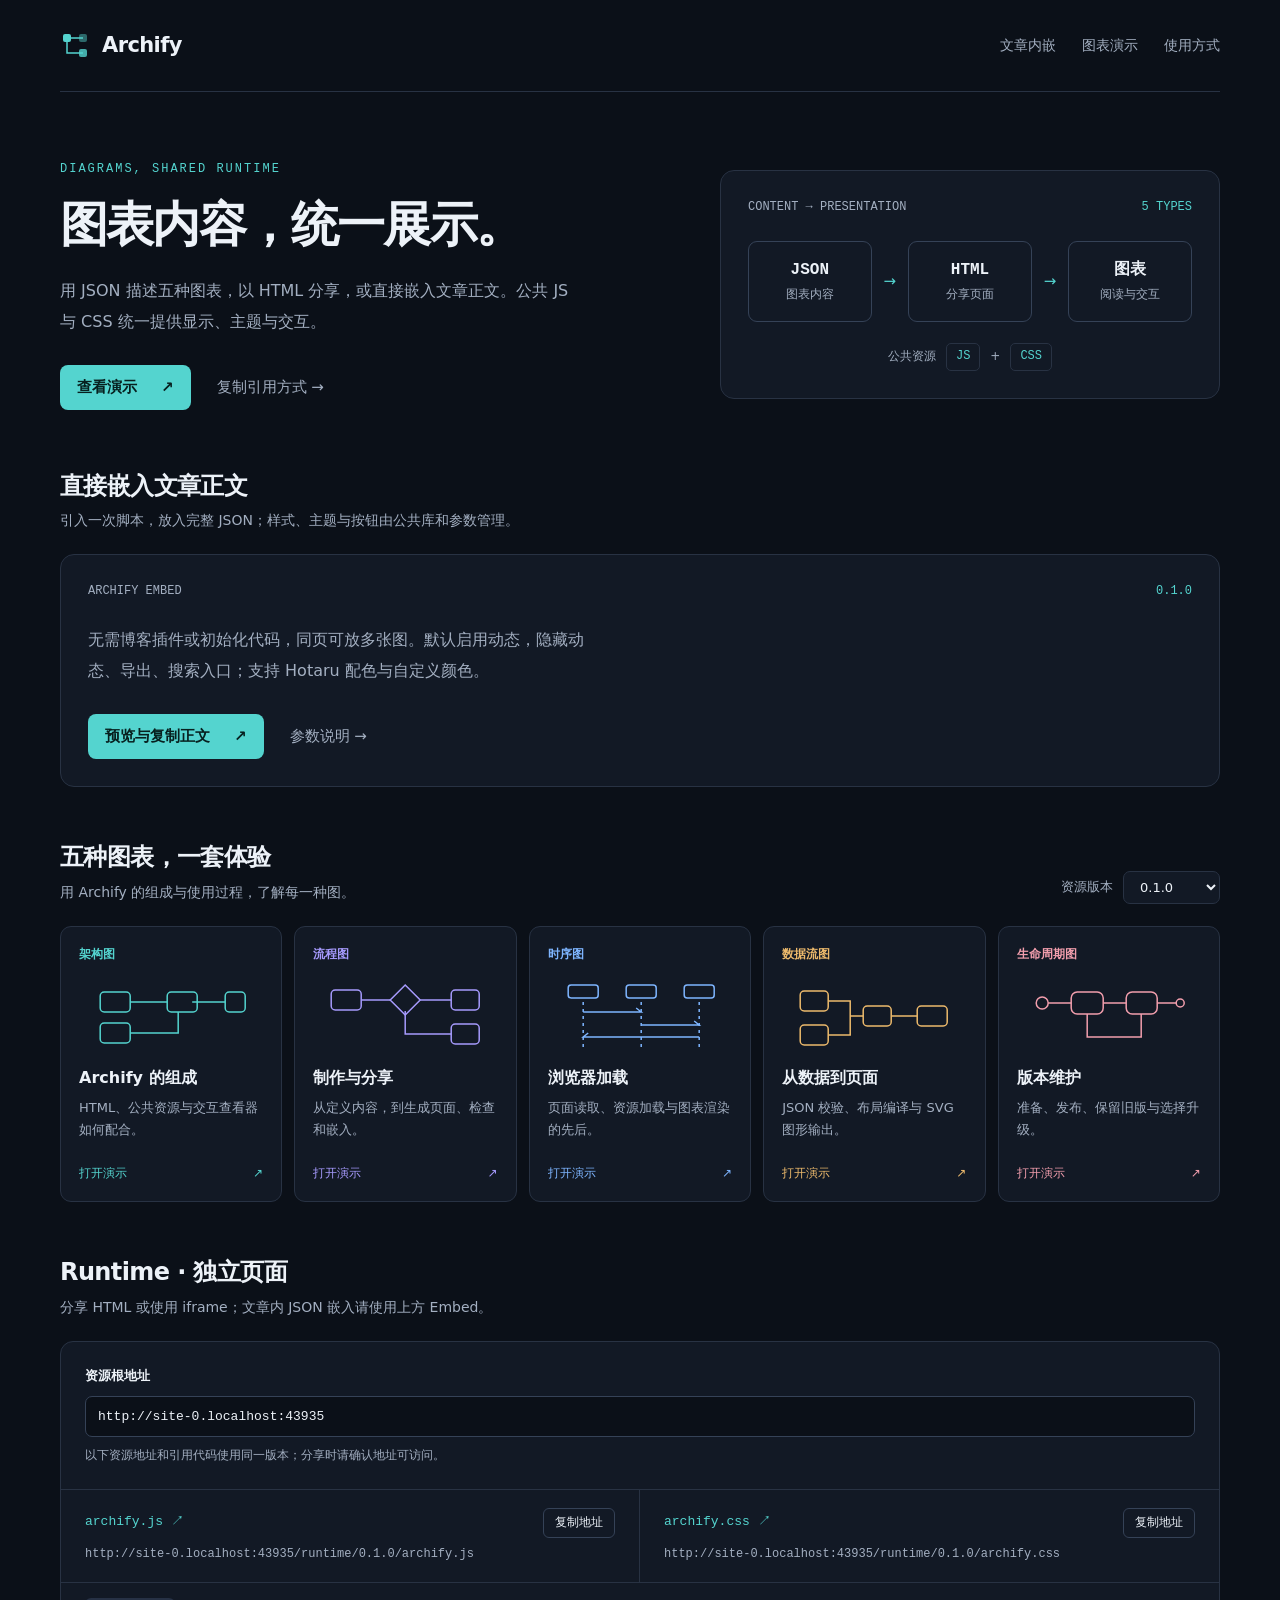
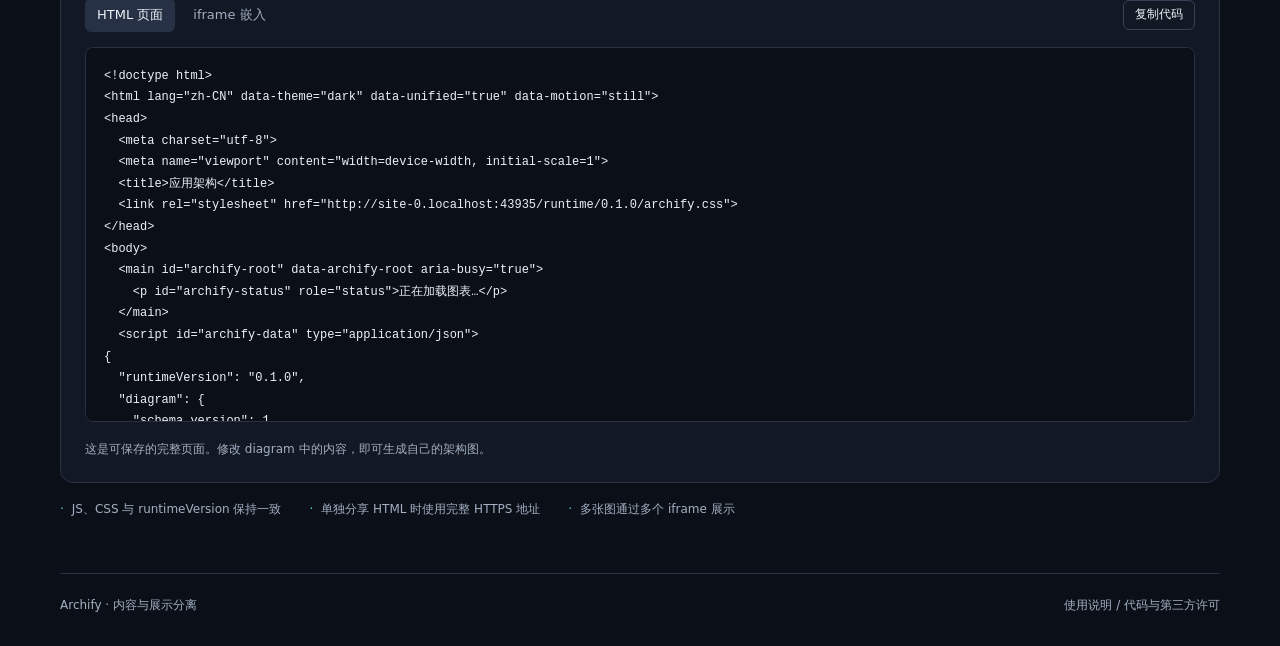
<file: index.html>
<!doctype html>
<html lang="zh-CN">
<head>
  <meta charset="utf-8">
  <meta name="viewport" content="width=device-width, initial-scale=1">
  <meta name="description" content="Archify 图表演示与使用入口：五种图表，通过 Embed 在文章内嵌入 JSON，或通过 Runtime 分享独立 HTML 页面。">
  <title>Archify · 演示与使用</title>
  <style>
    :root{color-scheme:dark;--bg:#0b1018;--panel:#121925;--line:#283243;--text:#edf2f8;--muted:#a3afc1;--accent:#54d4cf}
    *{box-sizing:border-box}html{scroll-behavior:smooth;scroll-padding-top:24px}body{margin:0;background:var(--bg);color:var(--text);font:15px/1.65 system-ui,-apple-system,"Segoe UI",sans-serif}
    a{color:inherit;text-decoration:none}button,input,select{font:inherit}button,a,input,select{-webkit-tap-highlight-color:transparent}button{cursor:pointer}a:focus-visible,button:focus-visible,input:focus-visible,select:focus-visible{outline:2px solid var(--accent);outline-offset:4px}
    .wrap{width:min(1160px,calc(100% - 64px));margin:auto}header{display:flex;align-items:center;justify-content:space-between;gap:24px;padding:28px 0;border-bottom:1px solid var(--line)}.brand{display:flex;align-items:center;gap:12px;font-size:21px;font-weight:750;letter-spacing:-.6px}.brand svg{width:30px;height:30px;color:var(--accent)}nav{display:flex;gap:26px;font-size:14px;color:var(--muted)}nav a:hover{color:var(--text)}
    .hero{display:grid;grid-template-columns:1.2fr 1fr;gap:60px;align-items:center;padding:68px 0 60px}.eyebrow{font:12px/1.5 ui-monospace,Consolas,monospace;letter-spacing:2px;color:var(--accent);margin:0 0 17px}h1{font-size:clamp(32px,4vw,48px);line-height:1.24;letter-spacing:-1.8px;margin:0 0 22px;font-weight:750}.intro{color:var(--muted);max-width:510px;margin:0;font-size:16px;line-height:1.9}.hero-links{display:flex;gap:14px;align-items:center;margin-top:28px}.primary{display:inline-flex;align-items:center;gap:24px;padding:10px 17px;border-radius:8px;background:var(--accent);color:#07201f;font-weight:650}.secondary{padding:10px 12px;color:var(--muted)}.secondary:hover{color:var(--text)}
    .pipeline{border:1px solid var(--line);border-radius:14px;background:var(--panel);padding:27px}.pipeline-title{display:flex;justify-content:space-between;gap:16px;font:12px/1.5 ui-monospace,Consolas,monospace;color:var(--muted);margin-bottom:25px}.pipeline-title span:last-child{color:var(--accent)}.flow{display:flex;align-items:center;gap:12px}.flow-box{flex:1;min-width:0;border:1px solid #354257;border-radius:9px;padding:16px 7px;text-align:center;font:600 16px/1.6 ui-monospace,Consolas,monospace}.flow-box small{display:block;font:12px/1.8 system-ui,sans-serif;color:var(--muted)}.flow-arrow{color:var(--accent)}.shared{display:flex;gap:10px;align-items:center;justify-content:center;margin-top:21px;font-size:12px;color:var(--muted)}.shared code{border:1px solid var(--line);border-radius:5px;padding:3px 9px;color:var(--accent)}
    section{margin-bottom:54px}.section-head{display:flex;align-items:end;justify-content:space-between;gap:20px;margin-bottom:22px}h2{font-size:24px;line-height:1.4;letter-spacing:-.6px;margin:0 0 6px}.section-head p{margin:0;color:var(--muted);font-size:14px}.version{display:flex;align-items:center;gap:10px;white-space:nowrap;color:var(--muted);font-size:13px}.version select{border:1px solid var(--line);border-radius:7px;background:var(--panel);color:var(--text);padding:7px 29px 7px 12px}
    .demos{display:grid;grid-template-columns:repeat(5,minmax(0,1fr));gap:12px}.demo{--ink:var(--accent);display:flex;flex-direction:column;border:1px solid var(--line);border-radius:11px;background:var(--panel);padding:18px;transition:border-color .15s,transform .15s}.demo:hover{border-color:var(--ink);transform:translateY(-3px)}.demo-tag{color:var(--ink);font-size:12px;font-weight:600}.demo svg{width:100%;height:68px;margin:18px 0 16px;color:var(--ink);overflow:visible}.demo h3{margin:0 0 7px;font-size:16px;line-height:1.5}.demo p{color:var(--muted);font-size:13px;line-height:1.7;margin:0 0 22px}.demo-open{display:flex;justify-content:space-between;font-size:12px;color:var(--ink);margin-top:auto}.workflow{--ink:#a69afd}.sequence{--ink:#7eb5ff}.dataflow{--ink:#edba6c}.lifecycle{--ink:#f29ead}
    .usage{border:1px solid var(--line);border-radius:13px;background:var(--panel);overflow:hidden}.asset-config{padding:23px 24px;border-bottom:1px solid var(--line)}.asset-config label{display:block;font-size:13px;margin-bottom:9px;font-weight:600}.address{display:flex;gap:12px;align-items:center}.address input{width:100%;min-width:0;border:1px solid #354257;border-radius:7px;background:var(--bg);color:var(--text);padding:10px 12px;font:13px/1.5 ui-monospace,Consolas,monospace}.helper{font-size:12px;color:var(--muted);margin:9px 0 0}.helper.error{color:#ffa5a5}.asset-list{display:grid;grid-template-columns:1fr 1fr;gap:0}.asset{padding:18px 24px;border-bottom:1px solid var(--line);min-width:0}.asset:first-child{border-right:1px solid var(--line)}.asset-label{display:flex;align-items:center;justify-content:space-between;gap:12px;margin-bottom:7px}.asset-label a{font:13px/1.6 ui-monospace,Consolas,monospace;color:var(--accent)}.asset-label a:hover{text-decoration:underline}.asset code{display:block;font:12px/1.65 ui-monospace,Consolas,monospace;color:var(--muted);overflow-wrap:anywhere}.copy{border:1px solid #354257;border-radius:6px;background:transparent;color:var(--text);padding:4px 11px;font-size:12px}.copy:hover{border-color:var(--accent);color:var(--accent)}.copy:disabled{opacity:.4;cursor:not-allowed}
    .snippet-head{display:flex;align-items:center;justify-content:space-between;gap:12px;padding:15px 24px}.tabs{display:flex;gap:6px}.tabs button{border:0;border-radius:6px;background:transparent;color:var(--muted);font-size:13px;padding:6px 12px;white-space:nowrap}.tabs button[aria-pressed="true"]{color:var(--text);background:#263145}.snippet{margin:0 24px 18px;padding:18px;background:var(--bg);border:1px solid var(--line);border-radius:8px;font:12px/1.8 ui-monospace,Consolas,monospace;overflow:auto;max-height:375px;tab-size:2}.snippet-note{padding:0 24px 22px;margin:0;color:var(--muted);font-size:12px}.principles{display:flex;flex-wrap:wrap;gap:12px 28px;color:var(--muted);font-size:12px;margin-top:17px}.principles span::before{content:'·';color:var(--accent);margin-right:8px}
    footer{display:flex;justify-content:space-between;gap:20px;border-top:1px solid var(--line);padding:22px 0 30px;font-size:12px;color:var(--muted)}footer a:hover{color:var(--text)}.status{position:fixed;left:50%;bottom:25px;transform:translateX(-50%);border-radius:8px;background:#263145;border:1px solid #45516a;color:var(--text);padding:10px 18px;font-size:13px;z-index:2}.status:empty{display:none}
    @media(max-width:1000px){.hero{gap:30px}.demos{grid-template-columns:repeat(3,minmax(0,1fr))}.demo svg{max-width:180px}.hero h1{font-size:38px}}
    @media(max-width:650px){.wrap{width:calc(100% - 32px)}header{padding:21px 0}nav{gap:17px}.hero{grid-template-columns:1fr;gap:28px;padding:38px 0}.hero h1{font-size:34px}.pipeline{padding:23px}.demos{grid-template-columns:repeat(2,minmax(0,1fr))}.demo{padding:15px}.section-head{align-items:start}.section-head p{max-width:230px}.version{flex-direction:column;align-items:end;gap:5px}.asset-list{grid-template-columns:1fr}.asset:first-child{border-right:0}.asset-config,.asset{padding:18px}.snippet-head{padding:13px 18px}.snippet{margin:0 18px 14px}.snippet-note{padding:0 18px 18px}.principles{gap:7px 18px}section{margin-bottom:38px}footer{flex-wrap:wrap}}
    @media(max-width:650px){header{flex-wrap:wrap}nav{flex-wrap:wrap}.hero-links{flex-wrap:wrap}}
    @media(prefers-reduced-motion:reduce){html{scroll-behavior:auto}.demo{transition:none}.demo:hover{transform:none}}
    @media(max-width:360px){.snippet-head{padding:13px 12px;gap:6px}.tabs{gap:2px}.tabs button{padding:6px 8px;font-size:12px}.snippet-head .copy{padding:4px 8px;white-space:nowrap}}
  </style>
</head>
<body>
  <div class="wrap">
    <header>
      <a class="brand" href="./index.html" aria-label="Archify 首页"><svg viewBox="0 0 30 30" aria-hidden="true"><path d="M7 8h16M7 8v15h16" fill="none" stroke="currentColor" stroke-width="1.5"/><rect x="3" y="4" width="8" height="8" rx="2" fill="currentColor"/><rect x="19" y="4" width="8" height="8" rx="2" fill="currentColor" opacity=".45"/><rect x="19" y="19" width="8" height="8" rx="2" fill="currentColor" opacity=".8"/></svg>Archify</a>
      <nav aria-label="主导航"><a href="embed/0.1.0/index.html">文章内嵌</a><a href="#demos">图表演示</a><a href="#usage">使用方式</a></nav>
    </header>
    <main>
      <div class="hero">
        <div>
          <p class="eyebrow">DIAGRAMS, SHARED RUNTIME</p>
          <h1>图表内容，统一展示。</h1>
          <p class="intro">用 JSON 描述五种图表，以 HTML 分享，或直接嵌入文章正文。公共 JS 与 CSS 统一提供显示、主题与交互。</p>
          <div class="hero-links"><a class="primary" href="#demos">查看演示 <span aria-hidden="true">↗</span></a><a class="secondary" href="#usage">复制引用方式 →</a></div>
        </div>
        <div class="pipeline" aria-label="JSON 内嵌于 HTML，由公共 JS 和 CSS 展示为图表">
          <div class="pipeline-title"><span>CONTENT → PRESENTATION</span><span>5 TYPES</span></div>
          <div class="flow"><div class="flow-box">JSON<small>图表内容</small></div><span class="flow-arrow" aria-hidden="true">→</span><div class="flow-box">HTML<small>分享页面</small></div><span class="flow-arrow" aria-hidden="true">→</span><div class="flow-box">图表<small>阅读与交互</small></div></div>
          <div class="shared"><span>公共资源</span><code>JS</code><span>+</span><code>CSS</code></div>
        </div>
      </div>
      <section id="embed" aria-labelledby="embed-heading">
        <div class="section-head"><div><h2 id="embed-heading">直接嵌入文章正文</h2><p>引入一次脚本，放入完整 JSON；样式、主题与按钮由公共库和参数管理。</p></div></div>
        <div class="pipeline"><div class="pipeline-title"><span>ARCHIFY EMBED</span><span>0.1.0</span></div><p class="intro">无需博客插件或初始化代码，同页可放多张图。默认启用动态，隐藏动态、导出、搜索入口；支持 Hotaru 配色与自定义颜色。</p><div class="hero-links"><a class="primary" href="embed/0.1.0/index.html">预览与复制正文 <span aria-hidden="true">↗</span></a><a class="secondary" href="embed/0.1.0/README.md">参数说明 →</a></div></div>
      </section>
      <section id="demos" aria-labelledby="demos-heading">
        <div class="section-head"><div><h2 id="demos-heading">五种图表，一套体验</h2><p>用 Archify 的组成与使用过程，了解每一种图。</p></div><label class="version" for="version">资源版本<select id="version"><option value="0.1.0">0.1.0</option></select></label></div>
        <div class="demos">
          <a class="demo" data-demo="archify-overview.architecture.html" href="runtime/0.1.0/archify-overview.architecture.html">
            <span class="demo-tag">架构图</span><svg viewBox="0 0 160 68" aria-hidden="true"><g fill="none" stroke="currentColor" stroke-width="1.5"><path d="M39 20h37m25 0h33M87 30v21H39"/><rect x="9" y="10" width="30" height="20" rx="4"/><rect x="76" y="10" width="30" height="20" rx="4"/><rect x="134" y="10" width="20" height="20" rx="4"/><rect x="9" y="41" width="30" height="20" rx="4"/></g></svg>
            <h3>Archify 的组成</h3><p>HTML、公共资源与交互查看器如何配合。</p><span class="demo-open">打开演示 <span aria-hidden="true">↗</span></span>
          </a>
          <a class="demo workflow" data-demo="archify-authoring.workflow.html" href="runtime/0.1.0/archify-authoring.workflow.html">
            <span class="demo-tag">流程图</span><svg viewBox="0 0 160 68" aria-hidden="true"><g fill="none" stroke="currentColor" stroke-width="1.5"><path d="M36 18h29m30 0h31M80 29v23h46"/><rect x="6" y="8" width="30" height="20" rx="4"/><path d="m80 3 15 15-15 15-15-15Z"/><rect x="126" y="8" width="28" height="20" rx="4"/><rect x="126" y="42" width="28" height="20" rx="4"/></g></svg>
            <h3>制作与分享</h3><p>从定义内容，到生成页面、检查和嵌入。</p><span class="demo-open">打开演示 <span aria-hidden="true">↗</span></span>
          </a>
          <a class="demo sequence" data-demo="archify-loading.sequence.html" href="runtime/0.1.0/archify-loading.sequence.html">
            <span class="demo-tag">时序图</span><svg viewBox="0 0 160 68" aria-hidden="true"><g fill="none" stroke="currentColor" stroke-width="1.5"><rect x="8" y="3" width="30" height="13" rx="3"/><rect x="66" y="3" width="30" height="13" rx="3"/><rect x="124" y="3" width="30" height="13" rx="3"/><path d="M23 20v46m58-46v46m58-46v46" stroke-dasharray="3 4"/><path d="M23 30h58l-5-4m5 17h58l-5-4m5 16H23l5-4"/></g></svg>
            <h3>浏览器加载</h3><p>页面读取、资源加载与图表渲染的先后。</p><span class="demo-open">打开演示 <span aria-hidden="true">↗</span></span>
          </a>
          <a class="demo dataflow" data-demo="archify-transform.dataflow.html" href="runtime/0.1.0/archify-transform.dataflow.html">
            <span class="demo-tag">数据流图</span><svg viewBox="0 0 160 68" aria-hidden="true"><g fill="none" stroke="currentColor" stroke-width="1.5"><path d="M34 19h22v15h13m-35 19h22V34m41 0h26"/><rect x="6" y="9" width="28" height="20" rx="4"/><rect x="6" y="43" width="28" height="20" rx="4"/><rect x="69" y="24" width="28" height="20" rx="4"/><rect x="123" y="24" width="30" height="20" rx="4"/></g></svg>
            <h3>从数据到页面</h3><p>JSON 校验、布局编译与 SVG 图形输出。</p><span class="demo-open">打开演示 <span aria-hidden="true">↗</span></span>
          </a>
          <a class="demo lifecycle" data-demo="archify-release.lifecycle.html" href="runtime/0.1.0/archify-release.lifecycle.html">
            <span class="demo-tag">生命周期图</span><svg viewBox="0 0 160 68" aria-hidden="true"><g fill="none" stroke="currentColor" stroke-width="1.5"><circle cx="13" cy="21" r="6"/><path d="M19 21h23m32 0h23m31 0h19M112 32v23H58V32"/><rect x="42" y="10" width="32" height="22" rx="6"/><rect x="97" y="10" width="31" height="22" rx="6"/><circle cx="151" cy="21" r="4"/></g></svg>
            <h3>版本维护</h3><p>准备、发布、保留旧版与选择升级。</p><span class="demo-open">打开演示 <span aria-hidden="true">↗</span></span>
          </a>
        </div>
      </section>
      <section id="usage" aria-labelledby="usage-heading">
        <div class="section-head"><div><h2 id="usage-heading">Runtime · 独立页面</h2><p>分享 HTML 或使用 iframe；文章内 JSON 嵌入请使用上方 Embed。</p></div></div>
        <div class="usage">
          <div class="asset-config"><label for="asset-base">资源根地址</label><div class="address"><input id="asset-base" type="url" value="https://static.example.com/archify" spellcheck="false" autocomplete="off" aria-describedby="base-help"></div><p class="helper" id="base-help">替换为实际资源地址；以下链接和代码会一起更新。</p></div>
          <div class="asset-list">
            <div class="asset"><div class="asset-label"><a id="js-link" href="runtime/0.1.0/archify.js">archify.js ↗</a><button class="copy" type="button" data-copy="js" aria-label="复制 JS 地址">复制地址</button></div><code id="js-url">runtime/0.1.0/archify.js</code></div>
            <div class="asset"><div class="asset-label"><a id="css-link" href="runtime/0.1.0/archify.css">archify.css ↗</a><button class="copy" type="button" data-copy="css" aria-label="复制 CSS 地址">复制地址</button></div><code id="css-url">runtime/0.1.0/archify.css</code></div>
          </div>
          <div class="snippet-head"><div class="tabs" aria-label="引用示例"><button type="button" data-snippet="html" aria-pressed="true">HTML 页面</button><button type="button" data-snippet="iframe" aria-pressed="false">iframe 嵌入</button></div><button class="copy" type="button" data-copy="snippet">复制代码</button></div>
          <pre class="snippet" tabindex="0" aria-label="引用代码"><code id="snippet">启用 JavaScript 后可生成引用示例；完整 HTML 示例也可在 README 中查看。</code></pre>
          <p class="snippet-note" id="snippet-note">修改 diagram 中的内容，即可生成自己的架构图。</p>
        </div>
        <div class="principles"><span>JS、CSS 与 runtimeVersion 保持一致</span><span>单独分享 HTML 时使用完整 HTTPS 地址</span><span>多张图通过多个 iframe 展示</span></div>
        <noscript><p class="helper">图表演示需要 JavaScript。启用后即可显示图表和复制引用代码。</p></noscript>
      </section>
    </main>
    <footer><span>Archify · 内容与展示分离</span><div><a href="README.md">使用说明</a> <span aria-hidden="true"> / </span> <a href="LICENSE">代码与第三方许可</a></div></footer>
  </div>
  <div class="status" id="copy-status" role="status" aria-live="polite"></div>
  <script>
    (() => {
      const version = document.getElementById('version');
      const base = document.getElementById('asset-base');
      const help = document.getElementById('base-help');
      const output = document.getElementById('snippet');
      const copyButtons = [...document.querySelectorAll('[data-copy]')];
      const status = document.getElementById('copy-status');
      const hosted = /^https?:$/.test(location.protocol);
      const localHint = '本地预览使用示例域名，请替换为实际资源地址。';
      base.value = hosted ? new URL('.', location.href).href.replace(/\/$/, '') : base.value;
      let selected = 'html', snippets = {}, urls = {}, statusTimer;
      function refresh() {
        let root;
        try {
          root = new URL(base.value.trim());
          if (!/^https?:$/.test(root.protocol) || root.username || root.password || root.search || root.hash) throw new Error('invalid');
        } catch {
          help.textContent = '请输入完整 HTTP 或 HTTPS 地址，不包含登录信息、查询参数或片段。';
          help.classList.add('error'); base.setAttribute('aria-invalid', 'true');
          copyButtons.forEach(button => button.disabled = true);
          return;
        }
        help.classList.remove('error'); base.removeAttribute('aria-invalid');
        help.textContent = !hosted && root.hostname === 'static.example.com' ? localHint : '以下资源地址和引用代码使用同一版本；分享时请确认地址可访问。';
        copyButtons.forEach(button => button.disabled = false);
        const prefix = root.href.replace(/\/$/, '') + '/runtime/' + version.value;
        urls = {js: prefix + '/archify.js', css: prefix + '/archify.css'};
        for (const kind of ['js', 'css']) {
          document.getElementById(kind + '-url').textContent = urls[kind];
          document.getElementById(kind + '-link').href = urls[kind];
        }
        document.querySelectorAll('[data-demo]').forEach(link => { link.href = 'runtime/' + version.value + '/' + link.dataset.demo; });
        const data = {runtimeVersion:version.value, diagram:{schema_version:1, diagram_type:'architecture', meta:{title:'应用架构',locale:'zh-CN',output:'app.html'}, components:[{id:'web',type:'frontend',label:'网页',pos:[40,80],size:[160,80]},{id:'api',type:'backend',label:'API',pos:[300,80],size:[160,80]}], connections:[{id:'request',from:'web',to:'api',label:'HTTPS'}]}};
        const closingScript = '</' + 'script>';
        const attribute = value => value.replaceAll('&', '&amp;').replaceAll('"', '&quot;');
        snippets.html = '<!doctype html>\n<html lang="zh-CN" data-theme="dark" data-unified="true" data-motion="still">\n<head>\n  <meta charset="utf-8">\n  <meta name="viewport" content="width=device-width, initial-scale=1">\n  <title>应用架构</title>\n  <link rel="stylesheet" href="' + attribute(urls.css) + '">\n</head>\n<body>\n  <main id="archify-root" data-archify-root aria-busy="true">\n    <p id="archify-status" role="status">正在加载图表…</p>\n  </main>\n  <script id="archify-data" type="application/json">\n' + JSON.stringify(data, null, 2).replaceAll('<', '\\u003c') + '\n  ' + closingScript + '\n  <script src="' + attribute(urls.js) + '" defer>' + closingScript + '\n</body>\n</html>';
        snippets.iframe = '<iframe\n  src="' + attribute(prefix) + '/archify-overview.architecture.html"\n  title="Archify 架构图演示"\n  width="100%"\n  height="720"\n  style="border: 0"\n  allowfullscreen>\n</iframe>';
        showSnippet();
      }
      function showSnippet() {
        output.textContent = snippets[selected] || '';
        document.querySelectorAll('[data-snippet]').forEach(button => button.setAttribute('aria-pressed', String(button.dataset.snippet === selected)));
        document.getElementById('snippet-note').textContent = selected === 'html' ? '这是可保存的完整页面。修改 diagram 中的内容，即可生成自己的架构图。' : '此示例嵌入架构图演示；将 src 替换为你托管的图表 HTML 地址。';
      }
      async function copy(value) {
        try {
          if (!navigator.clipboard?.writeText) throw new Error('clipboard unavailable');
          await navigator.clipboard.writeText(value);
        } catch {
          const previous = document.activeElement;
          const field = document.createElement('textarea');
          field.value = value; field.style.cssText = 'position:fixed;left:-9999px;top:0';
          document.body.append(field); field.select();
          let copied = false;
          try { copied = document.execCommand('copy'); } finally { field.remove(); previous?.focus({preventScroll:true}); }
          if (!copied) throw new Error('copy failed');
        }
      }
      document.querySelectorAll('[data-snippet]').forEach(button => button.addEventListener('click', () => { selected = button.dataset.snippet; showSnippet(); }));
      copyButtons.forEach(button => button.addEventListener('click', async () => {
        try { await copy(button.dataset.copy === 'snippet' ? snippets[selected] : urls[button.dataset.copy]); status.textContent = '已复制'; }
        catch { status.textContent = '复制失败，请选中文字后手动复制。'; }
        clearTimeout(statusTimer); statusTimer = setTimeout(() => status.textContent = '', 3000);
      }));
      base.addEventListener('input', refresh); version.addEventListener('change', refresh); refresh();
    })();
  </script>
</body>
</html>
</file>
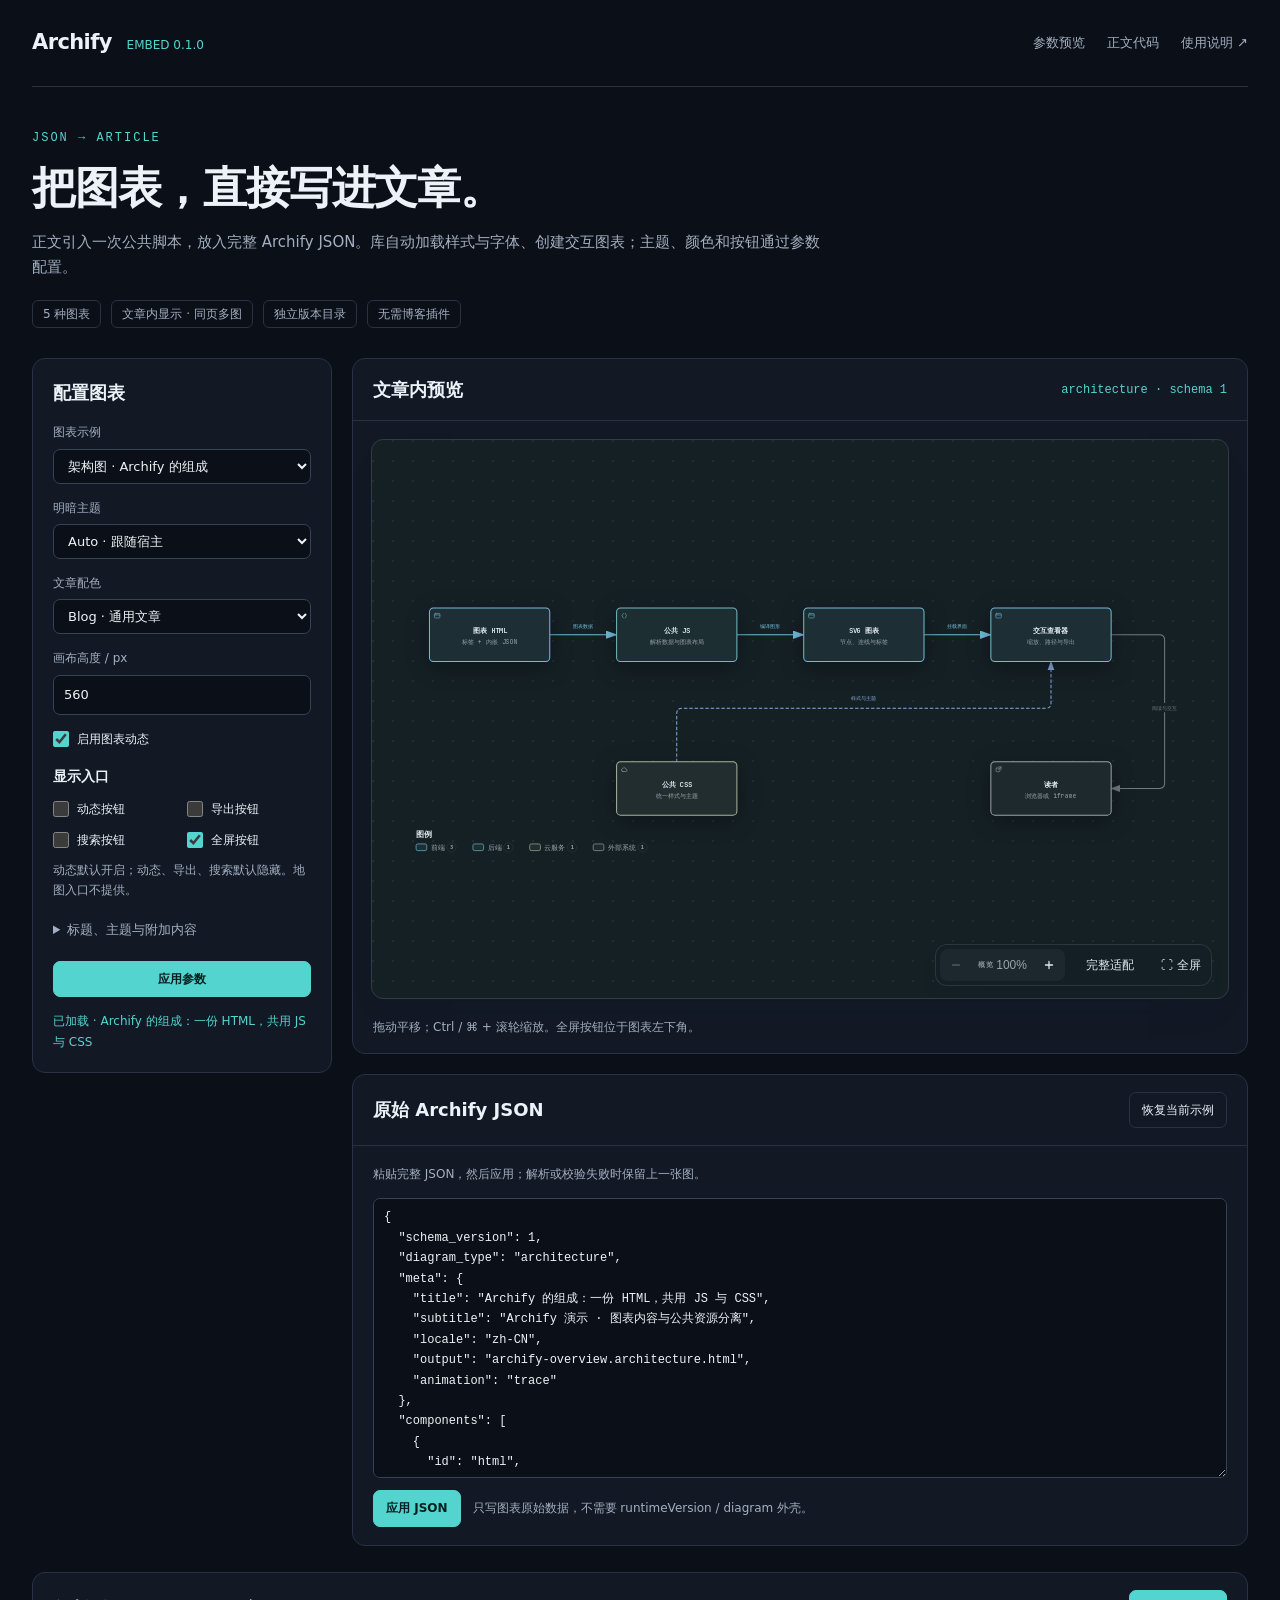
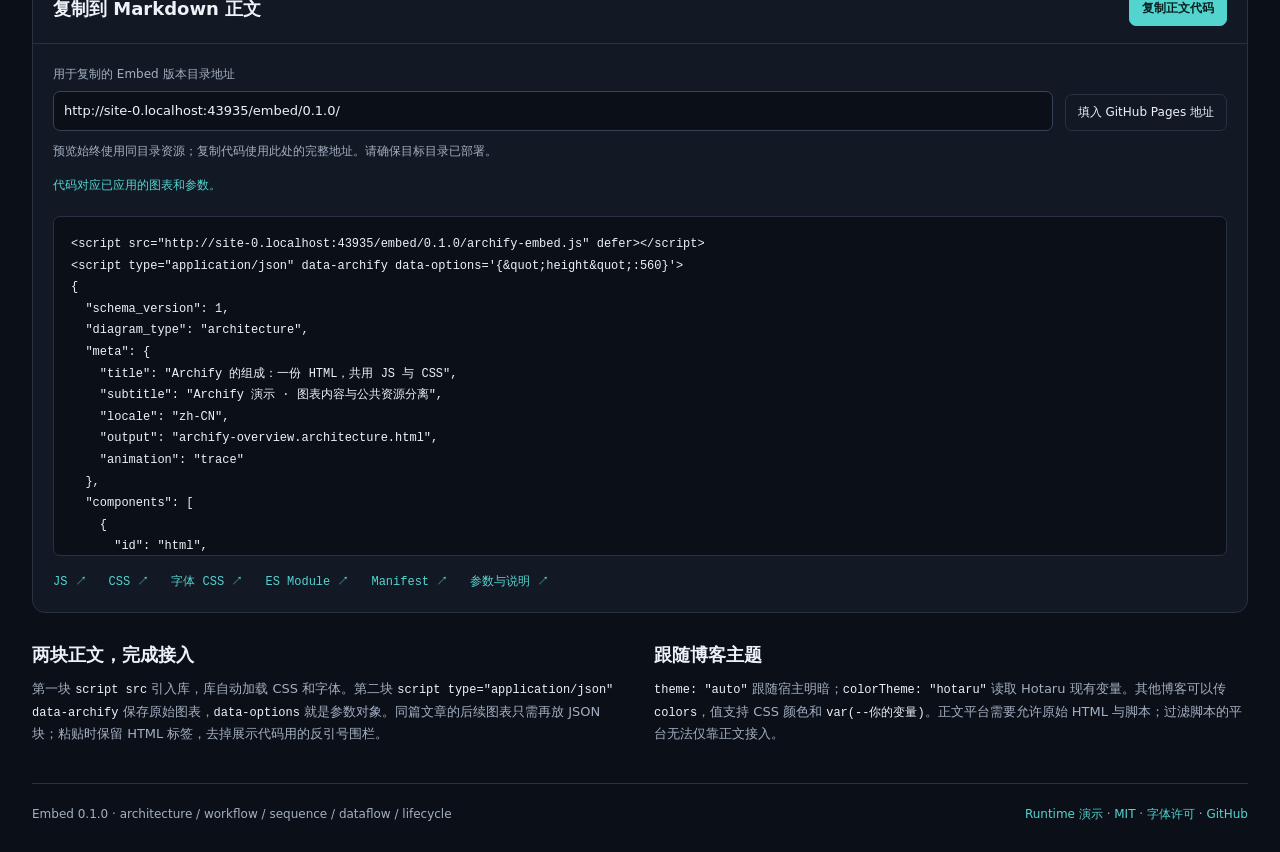
<file: embed/0.1.0/index.html>
<!doctype html>
<html lang="zh-CN" data-theme="dark">
<head>
  <meta charset="utf-8">
  <meta name="viewport" content="width=device-width, initial-scale=1">
  <meta name="description" content="Archify Embed 0.1.0：一次资源引入、一块原始 JSON，在文章内部展示交互图表。预览五种图表，调整主题与按钮，复制 Markdown 正文。">
  <title>Archify Embed 0.1.0 · 文章内嵌</title>
  <style>
    :root{color-scheme:dark;--bg:#0b1018;--panel:#121925;--line:#283243;--text:#edf2f8;--muted:#a3afc1;--accent:#54d4cf}
    *{box-sizing:border-box}body{margin:0;background:var(--bg);color:var(--text);font:15px/1.7 system-ui,-apple-system,"Segoe UI",sans-serif}a{color:var(--accent);text-decoration:none}a:hover{text-decoration:underline}
    button,input,select,textarea{font:inherit}button{cursor:pointer}button:disabled{opacity:.5;cursor:wait}a:focus-visible,button:focus-visible,input:focus-visible,select:focus-visible,textarea:focus-visible{outline:2px solid var(--accent);outline-offset:3px}
    .wrap{width:min(1240px,calc(100% - 64px));margin:auto}header{display:flex;justify-content:space-between;align-items:center;gap:20px;padding:25px 0;border-bottom:1px solid var(--line)}.brand{font-size:21px;font-weight:750;letter-spacing:-.6px;color:var(--text)}.brand span{color:var(--accent);margin-left:8px;font-size:12px;font-weight:500;letter-spacing:0}nav{display:flex;gap:22px;font-size:13px}nav a{color:var(--muted)}
    .hero{padding:42px 0 30px}.eyebrow{margin:0 0 12px;color:var(--accent);letter-spacing:2px;font:12px/1.5 ui-monospace,Consolas,monospace}h1{margin:0 0 14px;font-size:clamp(30px,4vw,44px);line-height:1.3;letter-spacing:-1.2px}.intro{max-width:800px;margin:0;color:var(--muted)}.facts{display:flex;gap:10px;flex-wrap:wrap;margin-top:19px}.facts span{border:1px solid var(--line);border-radius:6px;padding:3px 10px;font-size:12px;color:var(--muted)}
    .layout{display:grid;grid-template-columns:300px minmax(0,1fr);gap:20px;align-items:start}.panel{border:1px solid var(--line);border-radius:13px;background:var(--panel);min-width:0;overflow:hidden}.settings{padding:20px}h2{font-size:18px;line-height:1.5;margin:0 0 16px}h3{font-size:14px;margin:16px 0 10px}.field{display:block;margin-bottom:14px}.field>span{display:block;font-size:12px;color:var(--muted);margin-bottom:6px}
    input[type=url],input[type=number],select,textarea{width:100%;min-width:0;border:1px solid #354257;background:var(--bg);color:var(--text);border-radius:7px;padding:8px 10px;font-size:13px}input[type=checkbox]{accent-color:var(--accent);width:16px;height:16px;margin:0}.checks{display:grid;grid-template-columns:1fr 1fr;gap:10px}.check{display:flex;align-items:center;gap:8px;font-size:12px}.motion{margin-bottom:14px}.hint{font-size:12px;color:var(--muted);margin:10px 0 0}.settings details{margin-top:18px}.settings summary{font-size:13px;color:var(--muted);cursor:pointer}.settings details .checks{margin-top:12px}.colors{margin-bottom:16px}.colors label{display:flex;align-items:center;justify-content:space-between;gap:10px;font-size:12px;margin-bottom:8px}.colors input{width:48px;height:28px;padding:2px;border:1px solid var(--line);border-radius:5px;background:var(--bg)}[hidden]{display:none!important}
    .primary,.secondary{border:1px solid var(--line);border-radius:7px;font-size:12px;padding:7px 12px}.primary{background:var(--accent);border-color:var(--accent);color:#07201f;font-weight:650}.secondary{background:transparent;color:var(--text)}.secondary:hover{border-color:var(--accent)}.settings .primary{width:100%;margin-top:20px}.preview-head,.section-head{display:flex;align-items:center;justify-content:space-between;gap:16px;padding:17px 20px;border-bottom:1px solid var(--line)}.preview-head h2,.section-head h2{margin:0}.badge{font:12px/1.5 ui-monospace,Consolas,monospace;color:var(--accent)}
    .stage{padding:18px;--card-bg:#121925;--primary:#54d4cf;--tw-prose-body:#edf2f8;--tw-prose-captions:#a3afc1;--line-divider:#283243}.stage[data-host-theme=light]{--card-bg:#fff;--primary:#167e79;--tw-prose-body:#273442;--tw-prose-captions:#607183;--line-divider:#dce3e9}.preview-note{padding:0 20px 15px;margin:0;color:var(--muted);font-size:12px}.status{min-height:23px;margin:14px 0 0;color:var(--accent);font-size:12px;overflow-wrap:anywhere}.status[data-error=true]{color:#ffabab}
    .editor{margin-top:20px}.editor-body{padding:18px 20px}.editor textarea{display:block;height:280px;resize:vertical;font:12px/1.7 ui-monospace,Consolas,monospace;tab-size:2}.editor-actions{display:flex;gap:12px;align-items:center;margin-top:12px}.editor-actions .hint{margin:0}.copy-section{margin:26px 0}.copy-body{padding:20px}.address{display:flex;align-items:end;gap:12px}.address .field{flex:1;min-width:0;margin:0}.address button{flex-shrink:0}.snippet{max-height:340px;overflow:auto;white-space:pre;margin:18px 0 0;padding:17px;border:1px solid var(--line);border-radius:7px;background:var(--bg);font:12px/1.8 ui-monospace,Consolas,monospace}.resource-links{display:flex;flex-wrap:wrap;gap:10px 22px;margin-top:16px;font:12px/1.7 ui-monospace,Consolas,monospace}.explain{display:grid;grid-template-columns:1fr 1fr;gap:28px;margin:28px 0 38px}.explain h2{margin-bottom:10px}.explain p{margin:0;color:var(--muted);font-size:13px}.explain code{color:var(--text);font-size:12px}footer{display:flex;justify-content:space-between;flex-wrap:wrap;gap:12px;padding:20px 0 28px;border-top:1px solid var(--line);color:var(--muted);font-size:12px}
    @media(max-width:850px){.layout{grid-template-columns:245px minmax(0,1fr)}.wrap{width:calc(100% - 32px)}.settings{padding:16px}.stage{padding:12px}.checks{gap:10px 6px}}
    @media(max-width:650px){header{flex-wrap:wrap;padding:18px 0;gap:12px}nav{gap:16px}.hero{padding:30px 0 24px}.layout{grid-template-columns:1fr}.settings-grid{display:grid;grid-template-columns:1fr 1fr;gap:0 14px}.settings-grid .colors{grid-column:1/-1}.preview-head,.section-head{padding:14px 16px}.copy-body,.editor-body{padding:16px}.address{flex-wrap:wrap}.address .field{flex-basis:100%}.explain{grid-template-columns:1fr;gap:22px}.editor-actions{flex-wrap:wrap}.preview-head{align-items:start}.badge{font-size:11px}.hero h1{font-size:30px}}
  </style>
  <script src="./archify-embed.js" defer></script>
</head>
<body>
  <div class="wrap">
    <header><a class="brand" href="../../index.html">Archify <span>EMBED 0.1.0</span></a><nav aria-label="导航"><a href="#playground">参数预览</a><a href="#copy">正文代码</a><a href="./README.md">使用说明 ↗</a></nav></header>
    <main>
      <div class="hero"><p class="eyebrow">JSON → ARTICLE</p><h1>把图表，直接写进文章。</h1><p class="intro">正文引入一次公共脚本，放入完整 Archify JSON。库自动加载样式与字体、创建交互图表；主题、颜色和按钮通过参数配置。</p><div class="facts"><span>5 种图表</span><span>文章内显示 · 同页多图</span><span>独立版本目录</span><span>无需博客插件</span></div></div>
      <div class="layout" id="playground">
        <form class="panel settings" id="settings">
          <h2>配置图表</h2>
          <div class="settings-grid">
            <label class="field"><span>图表示例</span><select id="sample"><option value="architecture">架构图 · Archify 的组成</option><option value="workflow">流程图 · 制作与分享</option><option value="sequence">时序图 · 浏览器加载</option><option value="dataflow">数据流图 · 数据到页面</option><option value="lifecycle">生命周期 · 版本维护</option></select></label>
            <label class="field"><span>明暗主题</span><select id="theme"><option value="auto">Auto · 跟随宿主</option><option value="light">Light · 浅色</option><option value="dark">Dark · 深色</option></select></label>
            <label class="field"><span>文章配色</span><select id="palette"><option value="blog">Blog · 通用文章</option><option value="hotaru">Hotaru · 读取博客颜色</option><option value="custom">Custom · 自定义颜色</option></select></label>
            <label class="field"><span>画布高度 / px</span><input id="height" type="number" min="120" max="10000" step="1" value="560" required></label>
            <div class="colors" id="colors" hidden><label>背景 / surface<input type="color" id="surface" value="#142329"></label><label>正文 / text<input type="color" id="text" value="#e9f0f1"></label><label>主色 / accent<input type="color" id="accent" value="#7ac7bf"></label><label>次要文字 / muted<input type="color" id="muted" value="#9badb2"></label><label>边框 / border<input type="color" id="border" value="#354950"></label></div>
          </div>
          <label class="check motion"><input id="motion" type="checkbox" checked>启用图表动态</label>
          <h3>显示入口</h3><div class="checks"><label class="check"><input id="showMotion" type="checkbox">动态按钮</label><label class="check"><input id="showExport" type="checkbox">导出按钮</label><label class="check"><input id="showSearch" type="checkbox">搜索按钮</label><label class="check"><input id="showFullscreen" type="checkbox" checked>全屏按钮</label></div>
          <p class="hint">动态默认开启；动态、导出、搜索默认隐藏。地图入口不提供。</p>
          <details><summary>标题、主题与附加内容</summary><div class="checks"><label class="check"><input id="showTitle" type="checkbox">大标题</label><label class="check"><input id="showTheme" type="checkbox">主题按钮</label><label class="check"><input id="showPreset" type="checkbox">皮肤按钮</label><label class="check"><input id="showNotes" type="checkbox">说明卡片</label><label class="check"><input id="showIndex" type="checkbox">节点索引</label></div></details>
          <button class="primary" id="apply-options" type="submit">应用参数</button><p class="status" id="preview-status" role="status" aria-live="polite">正在加载预览…</p>
        </form>
        <div>
          <section class="panel" aria-labelledby="preview-heading"><div class="preview-head"><h2 id="preview-heading">文章内预览</h2><span class="badge" id="diagram-info">Embed 0.1.0</span></div><div class="stage" id="stage"><script type="application/json" data-archify data-options='{"height":560}' id="preview-data">{
  "schema_version": 1,
  "diagram_type": "architecture",
  "meta": {
    "title": "Archify 的组成：一份 HTML，共用 JS 与 CSS",
    "subtitle": "Archify 演示 · 图表内容与公共资源分离",
    "locale": "zh-CN",
    "output": "archify-overview.architecture.html",
    "animation": "trace"
  },
  "components": [
    {
      "id": "html",
      "type": "frontend",
      "label": "图表 HTML",
      "sublabel": "标签 + 内嵌 JSON",
      "pos": [
        60,
        130
      ],
      "size": [
        180,
        80
      ]
    },
    {
      "id": "js",
      "type": "backend",
      "label": "公共 JS",
      "sublabel": "解析数据与图表布局",
      "pos": [
        340,
        130
      ],
      "size": [
        180,
        80
      ]
    },
    {
      "id": "svg",
      "type": "frontend",
      "label": "SVG 图表",
      "sublabel": "节点、连线与标签",
      "pos": [
        620,
        130
      ],
      "size": [
        180,
        80
      ]
    },
    {
      "id": "viewer",
      "type": "frontend",
      "label": "交互查看器",
      "sublabel": "缩放、路径与导出",
      "pos": [
        900,
        130
      ],
      "size": [
        180,
        80
      ]
    },
    {
      "id": "css",
      "type": "cloud",
      "label": "公共 CSS",
      "sublabel": "统一样式与主题",
      "pos": [
        340,
        360
      ],
      "size": [
        180,
        80
      ]
    },
    {
      "id": "reader",
      "type": "external",
      "label": "读者",
      "sublabel": "浏览器或 iframe",
      "pos": [
        900,
        360
      ],
      "size": [
        180,
        80
      ]
    }
  ],
  "connections": [
    {
      "id": "parse",
      "from": "html",
      "to": "js",
      "label": "图表数据",
      "variant": "emphasis"
    },
    {
      "id": "compile",
      "from": "js",
      "to": "svg",
      "label": "编译图形",
      "variant": "emphasis"
    },
    {
      "id": "mount",
      "from": "svg",
      "to": "viewer",
      "label": "挂载界面",
      "variant": "emphasis"
    },
    {
      "id": "style",
      "from": "css",
      "to": "viewer",
      "label": "样式与主题",
      "variant": "dashed",
      "fromSide": "top",
      "toSide": "bottom",
      "via": [
        [
          430,
          280
        ],
        [
          990,
          280
        ]
      ],
      "labelAt": [
        710,
        267
      ]
    },
    {
      "id": "open",
      "from": "viewer",
      "to": "reader",
      "label": "阅读与交互",
      "fromSide": "right",
      "toSide": "right",
      "via": [
        [
          1160,
          170
        ],
        [
          1160,
          400
        ]
      ],
      "labelAt": [
        1160,
        282
      ]
    }
  ],
  "cards": [
    {
      "dot": "cyan",
      "title": "HTML 放什么",
      "items": [
        "HTML 只保留基础标签和内嵌 JSON；图表内容跟随文件一起分发。",
        "这份演示使用同目录的 archify.js 与 archify.css。"
      ]
    },
    {
      "dot": "emerald",
      "title": "公共资源做什么",
      "items": [
        "JS 解析图表数据、生成 SVG，并提供统一交互。",
        "CSS 控制主题、节点样式与页面布局，所有同版本图表共用。"
      ]
    },
    {
      "dot": "violet",
      "title": "分享与嵌入",
      "items": [
        "实际分享时将相对资源路径换成完整 HTTPS 地址。",
        "网页或博客通过 iframe 承载图表页面；版本号和资源地址需要一致。"
      ]
    }
  ]
}</script></div><p class="preview-note">拖动平移；Ctrl / ⌘ + 滚轮缩放。全屏按钮位于图表左下角。</p><noscript><p>请启用 JavaScript 查看交互图表。正文用法也可在 README 中阅读。</p></noscript></section>
          <section class="panel editor" aria-labelledby="editor-heading"><div class="section-head"><h2 id="editor-heading">原始 Archify JSON</h2><button class="secondary" id="reset-json" type="button">恢复当前示例</button></div><div class="editor-body"><label class="field" for="json"><span>粘贴完整 JSON，然后应用；解析或校验失败时保留上一张图。</span></label><textarea id="json" spellcheck="false" aria-describedby="json-help"></textarea><div class="editor-actions"><button class="primary" id="apply-json" type="button">应用 JSON</button><p class="hint" id="json-help">只写图表原始数据，不需要 runtimeVersion / diagram 外壳。</p></div></div></section>
        </div>
      </div>
      <section class="panel copy-section" id="copy" aria-labelledby="copy-heading"><div class="section-head"><h2 id="copy-heading">复制到 Markdown 正文</h2><button class="primary" id="copy-snippet" type="button" disabled>复制正文代码</button></div><div class="copy-body"><div class="address"><label class="field"><span>用于复制的 Embed 版本目录地址</span><input id="resource-base" type="url" spellcheck="false" autocomplete="off" required aria-describedby="resource-help"></label><button class="secondary" id="pages-base" type="button">填入 GitHub Pages 地址</button></div><p class="hint" id="resource-help">预览始终使用同目录资源；复制代码使用此处的完整地址。请确保目标目录已部署。</p><p class="status" id="copy-status" role="status" aria-live="polite"></p><pre class="snippet" tabindex="0" aria-label="可复制的正文代码"><code id="snippet">加载预览后生成正文代码。</code></pre><div class="resource-links"><a href="./archify-embed.js">JS ↗</a><a href="./archify-embed.css">CSS ↗</a><a href="./archify-embed-fonts.css">字体 CSS ↗</a><a href="./archify-embed.mjs">ES Module ↗</a><a href="./manifest.json">Manifest ↗</a><a href="./README.md">参数与说明 ↗</a></div></div></section>
      <div class="explain"><section><h2>两块正文，完成接入</h2><p>第一块 <code>script src</code> 引入库，库自动加载 CSS 和字体。第二块 <code>script type="application/json" data-archify</code> 保存原始图表，<code>data-options</code> 就是参数对象。同篇文章的后续图表只需再放 JSON 块；粘贴时保留 HTML 标签，去掉展示代码用的反引号围栏。</p></section><section><h2>跟随博客主题</h2><p><code>theme: "auto"</code> 跟随宿主明暗；<code>colorTheme: "hotaru"</code> 读取 Hotaru 现有变量。其他博客可以传 <code>colors</code>，值支持 CSS 颜色和 <code>var(--你的变量)</code>。正文平台需要允许原始 HTML 与脚本；过滤脚本的平台无法仅靠正文接入。</p></section></div>
    </main>
    <footer><span>Embed 0.1.0 · architecture / workflow / sequence / dataflow / lifecycle</span><div><a href="../../index.html">Runtime 演示</a> · <a href="./LICENSE">MIT</a> · <a href="./JetBrainsMono-OFL.txt">字体许可</a> · <a href="https://github.com/Sonder9999/archify_pages">GitHub</a></div></footer>
  </div>
  <script type="application/json" id="samples">{
  "architecture": {
    "schema_version": 1,
    "diagram_type": "architecture",
    "meta": {
      "title": "Archify 的组成：一份 HTML，共用 JS 与 CSS",
      "subtitle": "Archify 演示 · 图表内容与公共资源分离",
      "locale": "zh-CN",
      "output": "archify-overview.architecture.html",
      "animation": "trace"
    },
    "components": [
      {
        "id": "html",
        "type": "frontend",
        "label": "图表 HTML",
        "sublabel": "标签 + 内嵌 JSON",
        "pos": [
          60,
          130
        ],
        "size": [
          180,
          80
        ]
      },
      {
        "id": "js",
        "type": "backend",
        "label": "公共 JS",
        "sublabel": "解析数据与图表布局",
        "pos": [
          340,
          130
        ],
        "size": [
          180,
          80
        ]
      },
      {
        "id": "svg",
        "type": "frontend",
        "label": "SVG 图表",
        "sublabel": "节点、连线与标签",
        "pos": [
          620,
          130
        ],
        "size": [
          180,
          80
        ]
      },
      {
        "id": "viewer",
        "type": "frontend",
        "label": "交互查看器",
        "sublabel": "缩放、路径与导出",
        "pos": [
          900,
          130
        ],
        "size": [
          180,
          80
        ]
      },
      {
        "id": "css",
        "type": "cloud",
        "label": "公共 CSS",
        "sublabel": "统一样式与主题",
        "pos": [
          340,
          360
        ],
        "size": [
          180,
          80
        ]
      },
      {
        "id": "reader",
        "type": "external",
        "label": "读者",
        "sublabel": "浏览器或 iframe",
        "pos": [
          900,
          360
        ],
        "size": [
          180,
          80
        ]
      }
    ],
    "connections": [
      {
        "id": "parse",
        "from": "html",
        "to": "js",
        "label": "图表数据",
        "variant": "emphasis"
      },
      {
        "id": "compile",
        "from": "js",
        "to": "svg",
        "label": "编译图形",
        "variant": "emphasis"
      },
      {
        "id": "mount",
        "from": "svg",
        "to": "viewer",
        "label": "挂载界面",
        "variant": "emphasis"
      },
      {
        "id": "style",
        "from": "css",
        "to": "viewer",
        "label": "样式与主题",
        "variant": "dashed",
        "fromSide": "top",
        "toSide": "bottom",
        "via": [
          [
            430,
            280
          ],
          [
            990,
            280
          ]
        ],
        "labelAt": [
          710,
          267
        ]
      },
      {
        "id": "open",
        "from": "viewer",
        "to": "reader",
        "label": "阅读与交互",
        "fromSide": "right",
        "toSide": "right",
        "via": [
          [
            1160,
            170
          ],
          [
            1160,
            400
          ]
        ],
        "labelAt": [
          1160,
          282
        ]
      }
    ],
    "cards": [
      {
        "dot": "cyan",
        "title": "HTML 放什么",
        "items": [
          "HTML 只保留基础标签和内嵌 JSON；图表内容跟随文件一起分发。",
          "这份演示使用同目录的 archify.js 与 archify.css。"
        ]
      },
      {
        "dot": "emerald",
        "title": "公共资源做什么",
        "items": [
          "JS 解析图表数据、生成 SVG，并提供统一交互。",
          "CSS 控制主题、节点样式与页面布局，所有同版本图表共用。"
        ]
      },
      {
        "dot": "violet",
        "title": "分享与嵌入",
        "items": [
          "实际分享时将相对资源路径换成完整 HTTPS 地址。",
          "网页或博客通过 iframe 承载图表页面；版本号和资源地址需要一致。"
        ]
      }
    ]
  },
  "workflow": {
    "schema_version": 2,
    "diagram_type": "workflow",
    "meta": {
      "title": "用 Archify 制作并分享一张图",
      "subtitle": "Archify 演示 · 图表内容与公共资源分离",
      "locale": "zh-CN",
      "output": "archify-authoring.workflow.html",
      "animation": "trace"
    },
    "lanes": [
      {
        "id": "content",
        "label": "定义内容"
      },
      {
        "id": "build",
        "label": "生成与检查"
      },
      {
        "id": "delivery",
        "label": "分享与嵌入"
      }
    ],
    "phases": [
      {
        "id": "define",
        "label": "明确内容",
        "fromCol": 0,
        "toCol": 1
      },
      {
        "id": "prepare",
        "label": "生成页面",
        "fromCol": 2,
        "toCol": 3,
        "variant": "emphasis"
      },
      {
        "id": "deliver",
        "label": "分发",
        "fromCol": 4,
        "toCol": 4
      }
    ],
    "nodes": [
      {
        "id": "goal",
        "lane": "content",
        "col": 0,
        "type": "external",
        "label": "说明目标",
        "sublabel": "图要回答什么问题",
        "width": 174
      },
      {
        "id": "type",
        "lane": "content",
        "col": 1,
        "type": "frontend",
        "label": "选择图表类型",
        "sublabel": "结构、步骤或时间顺序",
        "width": 174
      },
      {
        "id": "json",
        "lane": "build",
        "col": 1,
        "type": "database",
        "label": "编写 JSON",
        "sublabel": "节点、连线与说明",
        "width": 174
      },
      {
        "id": "html",
        "lane": "build",
        "col": 2,
        "type": "backend",
        "label": "生成 HTML",
        "sublabel": "内嵌数据并引用资源",
        "width": 174
      },
      {
        "id": "check",
        "lane": "build",
        "col": 3,
        "type": "security",
        "label": "浏览器检查",
        "sublabel": "文字、连线与交互",
        "width": 174
      },
      {
        "id": "share",
        "lane": "delivery",
        "col": 3,
        "type": "cloud",
        "label": "分享 HTML",
        "sublabel": "使用完整资源地址",
        "width": 174
      },
      {
        "id": "embed",
        "lane": "delivery",
        "col": 4,
        "type": "frontend",
        "label": "网页内嵌",
        "sublabel": "iframe 独立展示",
        "width": 174
      }
    ],
    "mainPath": [
      "goal",
      "type",
      "json",
      "html",
      "check",
      "share",
      "embed"
    ],
    "edges": [
      {
        "id": "choose",
        "from": "goal",
        "to": "type",
        "variant": "emphasis"
      },
      {
        "id": "author",
        "from": "type",
        "to": "json",
        "label": "整理内容",
        "variant": "emphasis"
      },
      {
        "id": "generate",
        "from": "json",
        "to": "html",
        "variant": "emphasis"
      },
      {
        "id": "inspect",
        "from": "html",
        "to": "check",
        "variant": "emphasis"
      },
      {
        "id": "accept",
        "from": "check",
        "to": "share",
        "label": "检查通过",
        "variant": "emphasis"
      },
      {
        "id": "publish",
        "from": "share",
        "to": "embed",
        "label": "托管页面",
        "variant": "default"
      }
    ],
    "cards": [
      {
        "dot": "cyan",
        "title": "选择合适的图",
        "items": [
          "架构图展示组成；流程图展示步骤；时序图展示调用先后。",
          "数据流图展示转换；生命周期图展示状态和版本演进。"
        ]
      },
      {
        "dot": "emerald",
        "title": "先检查再分享",
        "items": [
          "浏览器检查图表加载、标签遮挡、连线和导出。",
          "单独发送 HTML 时，JS/CSS 必须使用接收者可访问的完整 HTTPS 地址。"
        ]
      },
      {
        "dot": "violet",
        "title": "嵌入博客",
        "items": [
          "将 HTML 托管成图表页面，再用 iframe 引用。",
          "多张图使用多个 iframe，各自加载自己的数据。"
        ]
      }
    ]
  },
  "sequence": {
    "schema_version": 1,
    "diagram_type": "sequence",
    "meta": {
      "title": "浏览器如何加载一张 Archify 图",
      "subtitle": "Archify 演示 · 图表内容与公共资源分离",
      "locale": "zh-CN",
      "output": "archify-loading.sequence.html",
      "animation": "trace",
      "viewBox": [
        1080,
        760
      ],
      "column_fit": "spread"
    },
    "participants": [
      {
        "id": "browser",
        "type": "external",
        "label": "浏览器",
        "sublabel": "打开图表文件"
      },
      {
        "id": "html",
        "type": "frontend",
        "label": "图表 HTML",
        "sublabel": "标签与内嵌 JSON"
      },
      {
        "id": "assets",
        "type": "cloud",
        "label": "资源服务",
        "sublabel": "同版本 JS + CSS"
      },
      {
        "id": "runtime",
        "type": "backend",
        "label": "Archify JS",
        "sublabel": "解析、编译与交互"
      }
    ],
    "segments": [
      {
        "from": 174,
        "to": 285,
        "label": "01 / 读取页面"
      },
      {
        "from": 305,
        "to": 410,
        "label": "02 / 加载公共资源"
      },
      {
        "from": 430,
        "to": 640,
        "label": "03 / 构建图表"
      }
    ],
    "messages": [
      {
        "id": "open",
        "from": "browser",
        "to": "html",
        "y": 205,
        "label": "读取 HTML",
        "variant": "emphasis"
      },
      {
        "id": "data",
        "from": "html",
        "to": "browser",
        "y": 260,
        "label": "基础标签与 JSON 数据",
        "variant": "return"
      },
      {
        "id": "request",
        "from": "browser",
        "to": "assets",
        "y": 335,
        "label": "加载 archify.js / archify.css",
        "variant": "emphasis"
      },
      {
        "id": "resource",
        "from": "assets",
        "to": "browser",
        "y": 390,
        "label": "返回同版本资源",
        "variant": "return"
      },
      {
        "id": "mount",
        "from": "browser",
        "to": "runtime",
        "y": 465,
        "label": "运行 JS 并读取数据块",
        "variant": "emphasis"
      },
      {
        "id": "result",
        "from": "runtime",
        "to": "browser",
        "y": 525,
        "label": "生成 SVG 与交互界面",
        "variant": "return"
      },
      {
        "id": "interaction",
        "from": "browser",
        "to": "runtime",
        "y": 580,
        "label": "缩放、聚焦与路径查看",
        "variant": "default"
      },
      {
        "id": "update",
        "from": "runtime",
        "to": "browser",
        "y": 625,
        "label": "更新图表视图",
        "variant": "return"
      }
    ],
    "activations": [
      {
        "participant": "html",
        "from": 200,
        "to": 275,
        "type": "frontend"
      },
      {
        "participant": "assets",
        "from": 330,
        "to": 400,
        "type": "cloud"
      },
      {
        "participant": "runtime",
        "from": 460,
        "to": 635,
        "type": "backend"
      }
    ],
    "cards": [
      {
        "dot": "cyan",
        "title": "无需单独获取 JSON",
        "items": [
          "图表数据已经内嵌到 HTML 的 archify-data 标签里。",
          "本图只演示公共 JS/CSS 的资源加载，不需要请求独立 JSON 文件。"
        ]
      },
      {
        "dot": "emerald",
        "title": "本地与线上",
        "items": [
          "这份示例引用同目录资源，可以本地直接打开。",
          "改用完整 HTTPS 地址后，HTML 可以单独发送，浏览器自动加载公共资源。"
        ]
      },
      {
        "dot": "violet",
        "title": "版本一致",
        "items": [
          "数据块 runtimeVersion、JS 和 CSS 必须使用同一查看器版本。",
          "资源不可访问时，页面无法完成图表加载。"
        ]
      }
    ]
  },
  "dataflow": {
    "schema_version": 1,
    "diagram_type": "dataflow",
    "meta": {
      "title": "Archify：从图表数据到可交互页面",
      "subtitle": "Archify 演示 · 图表内容与公共资源分离",
      "locale": "zh-CN",
      "output": "archify-transform.dataflow.html",
      "animation": "trace",
      "viewBox": [
        1140,
        470
      ]
    },
    "stages": [
      {
        "label": "输入数据"
      },
      {
        "label": "解析校验"
      },
      {
        "label": "布局编译"
      },
      {
        "label": "图形输出"
      },
      {
        "label": "交互展示"
      }
    ],
    "nodes": [
      {
        "id": "json",
        "type": "database",
        "label": "图表 JSON",
        "sublabel": "内嵌于 HTML",
        "stage": 0,
        "row": 0,
        "tag": "内容"
      },
      {
        "id": "parse",
        "type": "security",
        "label": "类型与版本",
        "sublabel": "结构、ID 与引用",
        "stage": 1,
        "row": 0,
        "tag": "校验"
      },
      {
        "id": "layout",
        "type": "backend",
        "label": "图表编译器",
        "sublabel": "坐标、连线与标签",
        "stage": 2,
        "row": 0,
        "tag": "五种类型"
      },
      {
        "id": "svg",
        "type": "frontend",
        "label": "SVG 图形",
        "sublabel": "节点与连接关系",
        "stage": 3,
        "row": 0,
        "tag": "可缩放"
      },
      {
        "id": "viewer",
        "type": "frontend",
        "label": "统一查看器",
        "sublabel": "交互与页面导出",
        "stage": 4,
        "row": 0,
        "tag": "JS + CSS"
      }
    ],
    "flows": [
      {
        "id": "input",
        "from": "json",
        "to": "parse",
        "label": "图表数据",
        "classification": "结构化输入",
        "variant": "emphasis"
      },
      {
        "id": "valid",
        "from": "parse",
        "to": "layout",
        "label": "有效数据",
        "classification": "已校验",
        "variant": "emphasis"
      },
      {
        "id": "render",
        "from": "layout",
        "to": "svg",
        "label": "图形标记",
        "classification": "SVG",
        "variant": "emphasis"
      },
      {
        "id": "show",
        "from": "svg",
        "to": "viewer",
        "label": "图形与元数据",
        "classification": "渲染结果",
        "variant": "emphasis"
      }
    ],
    "cards": [
      {
        "dot": "cyan",
        "title": "数据与样式分离",
        "items": [
          "修改 JSON 就能改变图表内容；无需为每张图复制查看器代码。",
          "不同图表类型使用各自的数据结构，共用同一套资源地址。"
        ]
      },
      {
        "dot": "emerald",
        "title": "编译过程",
        "items": [
          "数据校验检查结构、节点标识与连线引用。",
          "对应类型的编译器计算布局并输出 SVG。"
        ]
      },
      {
        "dot": "violet",
        "title": "查看器能力",
        "items": [
          "SVG 进入统一页面后，可缩放、聚焦、查看路径和导出。",
          "CSS 为页面和图表提供一致的显示样式。"
        ]
      }
    ]
  },
  "lifecycle": {
    "schema_version": 1,
    "diagram_type": "lifecycle",
    "meta": {
      "title": "Archify 资源版本的生命周期",
      "subtitle": "Archify 演示 · 图表内容与公共资源分离",
      "locale": "zh-CN",
      "output": "archify-release.lifecycle.html",
      "animation": "trace",
      "viewBox": [
        1120,
        590
      ]
    },
    "lanes": [
      {
        "id": "main",
        "label": "当前版本"
      },
      {
        "id": "next",
        "label": "后续版本"
      }
    ],
    "states": [
      {
        "id": "draft",
        "type": "start",
        "label": "准备版本",
        "sublabel": "整理 JS / CSS",
        "lane": "main",
        "col": 0,
        "step": "01",
        "tag": "可修改"
      },
      {
        "id": "check",
        "type": "decision",
        "label": "验证通过",
        "sublabel": "图表、交互与资源",
        "lane": "main",
        "col": 1,
        "step": "02",
        "tag": "待发布"
      },
      {
        "id": "published",
        "type": "success",
        "label": "正式发布",
        "sublabel": "固定版本目录",
        "lane": "main",
        "col": 2,
        "step": "03",
        "tag": "内容冻结"
      },
      {
        "id": "retained",
        "type": "waiting",
        "label": "保留旧版",
        "sublabel": "已有 HTML 继续引用",
        "lane": "main",
        "col": 3,
        "step": "04",
        "tag": "兼容已有页面"
      },
      {
        "id": "next",
        "type": "active",
        "label": "准备新版本",
        "sublabel": "新增版本目录",
        "lane": "next",
        "col": 0,
        "tag": "独立验证"
      },
      {
        "id": "upgrade",
        "type": "success",
        "label": "新版页面",
        "sublabel": "更新资源与版本声明",
        "lane": "next",
        "col": 2,
        "tag": "选择升级"
      }
    ],
    "transitions": [
      {
        "id": "iterate",
        "from": "published",
        "to": "next",
        "label": "功能迭代",
        "labelAt": [
          402,
          240
        ],
        "variant": "dashed",
        "fromSide": "bottom",
        "toSide": "top",
        "route": "straight"
      },
      {
        "id": "upgrade",
        "from": "next",
        "to": "upgrade",
        "label": "发布后使用",
        "labelAt": [
          556,
          295
        ],
        "variant": "emphasis"
      }
    ],
    "cards": [
      {
        "dot": "cyan",
        "title": "发布后保留旧资源",
        "items": [
          "已发布目录保持不变，已有 HTML 的资源地址继续有效。",
          "新功能使用新的版本目录，不覆盖旧版 JS/CSS。"
        ]
      },
      {
        "dot": "emerald",
        "title": "页面按需升级",
        "items": [
          "升级页面时同步修改 JS、CSS 地址与 runtimeVersion。",
          "检查目标版本的数据格式，并重新验证图表。"
        ]
      },
      {
        "dot": "violet",
        "title": "两种版本号",
        "items": [
          "查看器版本标识公共 JS/CSS 的版本。",
          "schema_version 标识图表数据格式，二者分别管理。"
        ]
      }
    ]
  }
}</script>
  <script>
    (() => {
      const byId = id => document.getElementById(id);
      const samples = JSON.parse(byId('samples').textContent);
      const canonical = 'https://sonder9999.github.io/archify_pages/embed/0.1.0/';
      const parts = ['Motion','Export','Search','Fullscreen','Title','Theme','Preset','Notes','Index'];
      const colorKeys = ['surface','text','accent','muted','border'];
      let accepted = samples.architecture;
      let acceptedOptions = {height:560};
      let snippet = '';
      let busy = false;
      let element;
      const status = (id, message, error = false) => {byId(id).textContent = message;byId(id).dataset.error = String(error);};
      const safeJson = value => JSON.stringify(value, null, 2).replaceAll('<', '\\u003c');
      const attribute = value => value.replaceAll('&', '&amp;').replaceAll('"', '&quot;').replaceAll("'", '&#39;').replaceAll('<', '&lt;').replaceAll('>', '&gt;');
      const closingScript = '</' + 'script>';
      byId('resource-base').value = /^https?:$/.test(location.protocol) ? new URL('./', location.href).href : canonical;
      byId('json').value = JSON.stringify(accepted, null, 2);

      function optionsFromForm() {
        const options = {height:Number(byId('height').value)};
        if(byId('theme').value !== 'auto') options.theme = byId('theme').value;
        if(byId('palette').value === 'hotaru') options.colorTheme = 'hotaru';
        if(byId('palette').value === 'custom') options.colors = Object.fromEntries(colorKeys.map(key => [key, byId(key).value]));
        if(!byId('motion').checked) options.motion = 'still';
        for(const part of parts) {
          const show = byId('show' + part).checked;
          if(part === 'Fullscreen' ? !show : show) options['show' + part] = show;
        }
        return options;
      }
      function fullOptions(options) {
        return {theme:'auto',motion:'auto',colorTheme:null,colors:null,...Object.fromEntries(parts.map(part => ['show' + part, part === 'Fullscreen'])),...options};
      }
      function syncSnippet() {
        try {
          const raw = byId('resource-base').value.trim();
          const url = new URL(raw);
          if(!/^https?:$/.test(url.protocol) || url.username || url.password || url.search || url.hash) throw new Error('请填写不含账号、查询或锚点的 HTTP(S) 版本目录地址。');
          const base = url.href.replace(/\/?$/, '/');
          snippet = '<script src="' + attribute(base + 'archify-embed.js') + '" defer>' + closingScript + '\n' +
            '<script type="application/json" data-archify data-options=\'' + attribute(JSON.stringify(acceptedOptions)) + '\'>\n' + safeJson(accepted) + '\n' + closingScript;
          byId('snippet').textContent = snippet;
          byId('copy-snippet').disabled = false;
          status('copy-status', '代码对应已应用的图表和参数。');
        } catch(error) {
          snippet = '';byId('copy-snippet').disabled = true;
          status('copy-status', error.message, true);
        }
      }
      function syncInfo() {
        byId('diagram-info').textContent = accepted.diagram_type + ' · schema ' + accepted.schema_version;
        byId('stage').dataset.hostTheme = acceptedOptions.theme || 'dark';
        syncSnippet();
      }
      async function apply(data, options) {
        if(busy || !element || !byId('settings').reportValidity()) return;
        busy = true;
        for(const id of ['apply-options','apply-json','sample','reset-json']) byId(id).disabled = true;
        status('preview-status', '正在应用…');
        try {
          await element.ready;
          await element.setDiagram(data);
          await element.setOptions(fullOptions(options));
          accepted = data;acceptedOptions = options;
          byId('preview-data').textContent = safeJson(data);
          syncInfo();
          // Toolbar/height changes trigger the viewer's resize layout. Fit only
          // after that layout settles so the playground shows the whole sample.
          await new Promise(resolve => requestAnimationFrame(() => requestAnimationFrame(resolve)));
          element.fit();status('preview-status', '已应用 · ' + data.meta.title);
        } catch(error) {
          status('preview-status', '未应用：' + error.message, true);
        } finally {
          busy = false;
          for(const id of ['apply-options','apply-json','sample','reset-json']) byId(id).disabled = false;
        }
      }
      byId('settings').addEventListener('submit', event => {event.preventDefault();apply(accepted, optionsFromForm());});
      byId('palette').addEventListener('change', () => {byId('colors').hidden = byId('palette').value !== 'custom';});
      byId('sample').addEventListener('change', () => {
        const data = samples[byId('sample').value];byId('json').value = JSON.stringify(data, null, 2);
        apply(data, optionsFromForm());
      });
      byId('reset-json').addEventListener('click', () => {byId('json').value = JSON.stringify(samples[byId('sample').value], null, 2);});
      byId('apply-json').addEventListener('click', () => {
        if(!byId('settings').reportValidity()) return;
        try {apply(JSON.parse(byId('json').value), optionsFromForm());}
        catch(error) {status('preview-status', 'JSON 解析失败：' + error.message, true);}
      });
      byId('resource-base').addEventListener('input', syncSnippet);
      byId('pages-base').addEventListener('click', () => {byId('resource-base').value = canonical;syncSnippet();});
      byId('copy-snippet').addEventListener('click', async () => {
        try {
          if(!snippet) return;
          if(!navigator.clipboard?.writeText) throw new Error('浏览器未提供剪贴板权限，请从代码框手动复制。');
          await navigator.clipboard.writeText(snippet);status('copy-status', '已复制。粘贴到 Markdown 正文，保留原始 HTML 标签。');
        } catch(error) {status('copy-status', '复制失败：' + error.message, true);}
      });
      document.addEventListener('DOMContentLoaded', async () => {
        element = byId('stage').querySelector('archify-diagram');
        if(!element?.ready) {status('preview-status', '资源加载失败。请通过 HTTP(S) 打开，并检查同目录 JS / CSS / 字体。', true);return;}
        try {await element.ready;syncInfo();status('preview-status', '已加载 · ' + accepted.meta.title);}
        catch(error) {status('preview-status', '预览失败：' + error.message, true);}
      });
    })();
  </script>
</body>
</html>
</file>
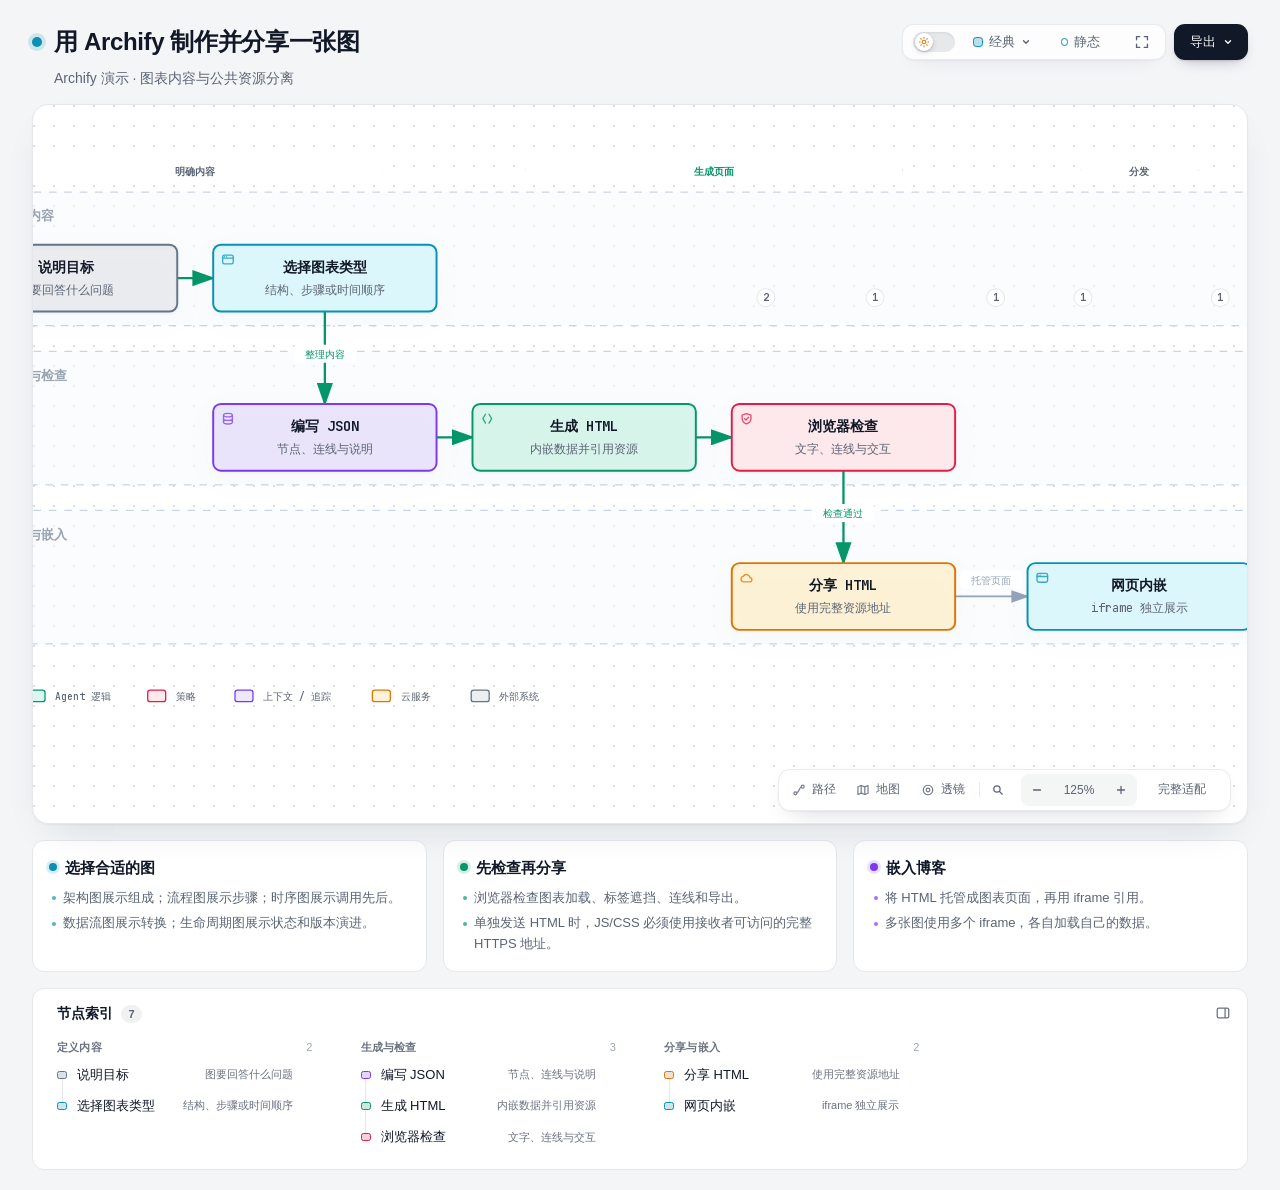
<file: runtime/0.1.0/archify-authoring.workflow.html>
<!doctype html>
<html lang="zh-CN" data-theme="dark" data-unified="true" data-motion="still">
<head>
<meta charset="utf-8">
<meta name="viewport" content="width=device-width,initial-scale=1">
<meta name="generator" content="archify-general 0.1.0">
<title>用 Archify 制作并分享一张图</title>
<link rel="stylesheet" href="./archify.css" onerror="document.getElementById('archify-status').textContent='样式资源加载失败 / Stylesheet failed to load'">
</head>
<body>
<main id="archify-root" data-archify-root aria-busy="true"><p id="archify-status" role="status">正在加载图表 / Loading diagram…</p></main>
<script id="archify-data" type="application/json">
{
  "runtimeVersion": "0.1.0",
  "diagram": {
    "schema_version": 2,
    "diagram_type": "workflow",
    "meta": {
      "title": "用 Archify 制作并分享一张图",
      "subtitle": "Archify 演示 · 图表内容与公共资源分离",
      "locale": "zh-CN",
      "output": "archify-authoring.workflow.html",
      "animation": "trace"
    },
    "lanes": [
      {
        "id": "content",
        "label": "定义内容"
      },
      {
        "id": "build",
        "label": "生成与检查"
      },
      {
        "id": "delivery",
        "label": "分享与嵌入"
      }
    ],
    "phases": [
      {
        "id": "define",
        "label": "明确内容",
        "fromCol": 0,
        "toCol": 1
      },
      {
        "id": "prepare",
        "label": "生成页面",
        "fromCol": 2,
        "toCol": 3,
        "variant": "emphasis"
      },
      {
        "id": "deliver",
        "label": "分发",
        "fromCol": 4,
        "toCol": 4
      }
    ],
    "nodes": [
      {
        "id": "goal",
        "lane": "content",
        "col": 0,
        "type": "external",
        "label": "说明目标",
        "sublabel": "图要回答什么问题",
        "width": 174
      },
      {
        "id": "type",
        "lane": "content",
        "col": 1,
        "type": "frontend",
        "label": "选择图表类型",
        "sublabel": "结构、步骤或时间顺序",
        "width": 174
      },
      {
        "id": "json",
        "lane": "build",
        "col": 1,
        "type": "database",
        "label": "编写 JSON",
        "sublabel": "节点、连线与说明",
        "width": 174
      },
      {
        "id": "html",
        "lane": "build",
        "col": 2,
        "type": "backend",
        "label": "生成 HTML",
        "sublabel": "内嵌数据并引用资源",
        "width": 174
      },
      {
        "id": "check",
        "lane": "build",
        "col": 3,
        "type": "security",
        "label": "浏览器检查",
        "sublabel": "文字、连线与交互",
        "width": 174
      },
      {
        "id": "share",
        "lane": "delivery",
        "col": 3,
        "type": "cloud",
        "label": "分享 HTML",
        "sublabel": "使用完整资源地址",
        "width": 174
      },
      {
        "id": "embed",
        "lane": "delivery",
        "col": 4,
        "type": "frontend",
        "label": "网页内嵌",
        "sublabel": "iframe 独立展示",
        "width": 174
      }
    ],
    "mainPath": [
      "goal",
      "type",
      "json",
      "html",
      "check",
      "share",
      "embed"
    ],
    "edges": [
      {
        "id": "choose",
        "from": "goal",
        "to": "type",
        "variant": "emphasis"
      },
      {
        "id": "author",
        "from": "type",
        "to": "json",
        "label": "整理内容",
        "variant": "emphasis"
      },
      {
        "id": "generate",
        "from": "json",
        "to": "html",
        "variant": "emphasis"
      },
      {
        "id": "inspect",
        "from": "html",
        "to": "check",
        "variant": "emphasis"
      },
      {
        "id": "accept",
        "from": "check",
        "to": "share",
        "label": "检查通过",
        "variant": "emphasis"
      },
      {
        "id": "publish",
        "from": "share",
        "to": "embed",
        "label": "托管页面",
        "variant": "default"
      }
    ],
    "cards": [
      {
        "dot": "cyan",
        "title": "选择合适的图",
        "items": [
          "架构图展示组成；流程图展示步骤；时序图展示调用先后。",
          "数据流图展示转换；生命周期图展示状态和版本演进。"
        ]
      },
      {
        "dot": "emerald",
        "title": "先检查再分享",
        "items": [
          "浏览器检查图表加载、标签遮挡、连线和导出。",
          "单独发送 HTML 时，JS/CSS 必须使用接收者可访问的完整 HTTPS 地址。"
        ]
      },
      {
        "dot": "violet",
        "title": "嵌入博客",
        "items": [
          "将 HTML 托管成图表页面，再用 iframe 引用。",
          "多张图使用多个 iframe，各自加载自己的数据。"
        ]
      }
    ]
  },
  "options": {},
  "compileOptions": {}
}
</script>
<script src="./archify.js" defer onerror="document.getElementById('archify-status').textContent='查看器资源加载失败 / Viewer failed to load'"></script>
</body>
</html>
</file>
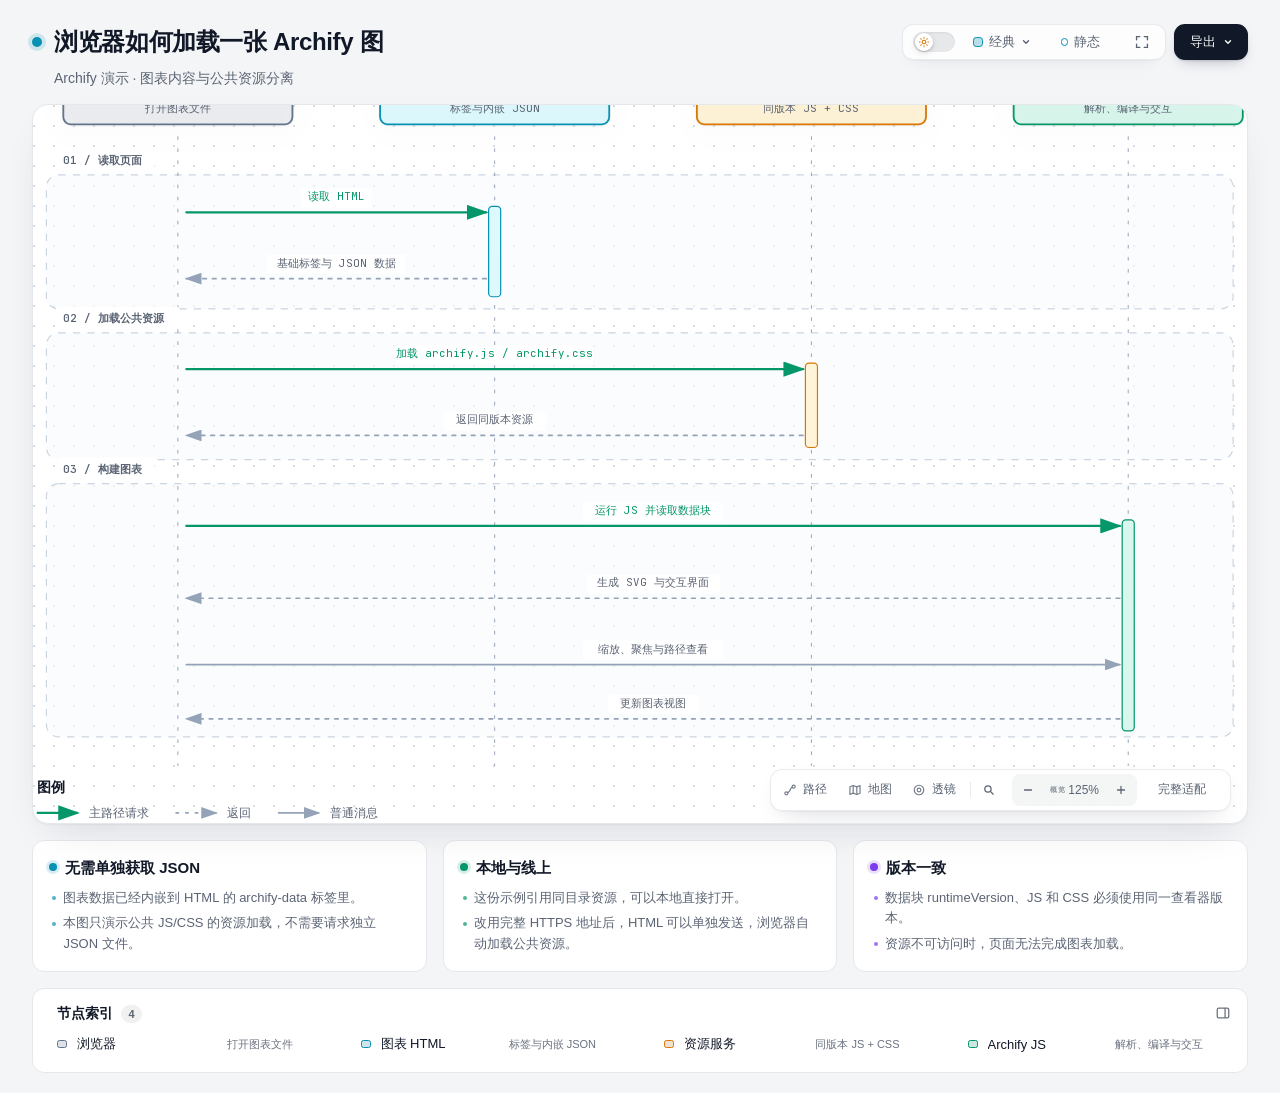
<file: runtime/0.1.0/archify-loading.sequence.html>
<!doctype html>
<html lang="zh-CN" data-theme="dark" data-unified="true" data-motion="still">
<head>
<meta charset="utf-8">
<meta name="viewport" content="width=device-width,initial-scale=1">
<meta name="generator" content="archify-general 0.1.0">
<title>浏览器如何加载一张 Archify 图</title>
<link rel="stylesheet" href="./archify.css" onerror="document.getElementById('archify-status').textContent='样式资源加载失败 / Stylesheet failed to load'">
</head>
<body>
<main id="archify-root" data-archify-root aria-busy="true"><p id="archify-status" role="status">正在加载图表 / Loading diagram…</p></main>
<script id="archify-data" type="application/json">
{
  "runtimeVersion": "0.1.0",
  "diagram": {
    "schema_version": 1,
    "diagram_type": "sequence",
    "meta": {
      "title": "浏览器如何加载一张 Archify 图",
      "subtitle": "Archify 演示 · 图表内容与公共资源分离",
      "locale": "zh-CN",
      "output": "archify-loading.sequence.html",
      "animation": "trace",
      "viewBox": [
        1080,
        760
      ],
      "column_fit": "spread"
    },
    "participants": [
      {
        "id": "browser",
        "type": "external",
        "label": "浏览器",
        "sublabel": "打开图表文件"
      },
      {
        "id": "html",
        "type": "frontend",
        "label": "图表 HTML",
        "sublabel": "标签与内嵌 JSON"
      },
      {
        "id": "assets",
        "type": "cloud",
        "label": "资源服务",
        "sublabel": "同版本 JS + CSS"
      },
      {
        "id": "runtime",
        "type": "backend",
        "label": "Archify JS",
        "sublabel": "解析、编译与交互"
      }
    ],
    "segments": [
      {
        "from": 174,
        "to": 285,
        "label": "01 / 读取页面"
      },
      {
        "from": 305,
        "to": 410,
        "label": "02 / 加载公共资源"
      },
      {
        "from": 430,
        "to": 640,
        "label": "03 / 构建图表"
      }
    ],
    "messages": [
      {
        "id": "open",
        "from": "browser",
        "to": "html",
        "y": 205,
        "label": "读取 HTML",
        "variant": "emphasis"
      },
      {
        "id": "data",
        "from": "html",
        "to": "browser",
        "y": 260,
        "label": "基础标签与 JSON 数据",
        "variant": "return"
      },
      {
        "id": "request",
        "from": "browser",
        "to": "assets",
        "y": 335,
        "label": "加载 archify.js / archify.css",
        "variant": "emphasis"
      },
      {
        "id": "resource",
        "from": "assets",
        "to": "browser",
        "y": 390,
        "label": "返回同版本资源",
        "variant": "return"
      },
      {
        "id": "mount",
        "from": "browser",
        "to": "runtime",
        "y": 465,
        "label": "运行 JS 并读取数据块",
        "variant": "emphasis"
      },
      {
        "id": "result",
        "from": "runtime",
        "to": "browser",
        "y": 525,
        "label": "生成 SVG 与交互界面",
        "variant": "return"
      },
      {
        "id": "interaction",
        "from": "browser",
        "to": "runtime",
        "y": 580,
        "label": "缩放、聚焦与路径查看",
        "variant": "default"
      },
      {
        "id": "update",
        "from": "runtime",
        "to": "browser",
        "y": 625,
        "label": "更新图表视图",
        "variant": "return"
      }
    ],
    "activations": [
      {
        "participant": "html",
        "from": 200,
        "to": 275,
        "type": "frontend"
      },
      {
        "participant": "assets",
        "from": 330,
        "to": 400,
        "type": "cloud"
      },
      {
        "participant": "runtime",
        "from": 460,
        "to": 635,
        "type": "backend"
      }
    ],
    "cards": [
      {
        "dot": "cyan",
        "title": "无需单独获取 JSON",
        "items": [
          "图表数据已经内嵌到 HTML 的 archify-data 标签里。",
          "本图只演示公共 JS/CSS 的资源加载，不需要请求独立 JSON 文件。"
        ]
      },
      {
        "dot": "emerald",
        "title": "本地与线上",
        "items": [
          "这份示例引用同目录资源，可以本地直接打开。",
          "改用完整 HTTPS 地址后，HTML 可以单独发送，浏览器自动加载公共资源。"
        ]
      },
      {
        "dot": "violet",
        "title": "版本一致",
        "items": [
          "数据块 runtimeVersion、JS 和 CSS 必须使用同一查看器版本。",
          "资源不可访问时，页面无法完成图表加载。"
        ]
      }
    ]
  },
  "options": {},
  "compileOptions": {}
}
</script>
<script src="./archify.js" defer onerror="document.getElementById('archify-status').textContent='查看器资源加载失败 / Viewer failed to load'"></script>
</body>
</html>
</file>
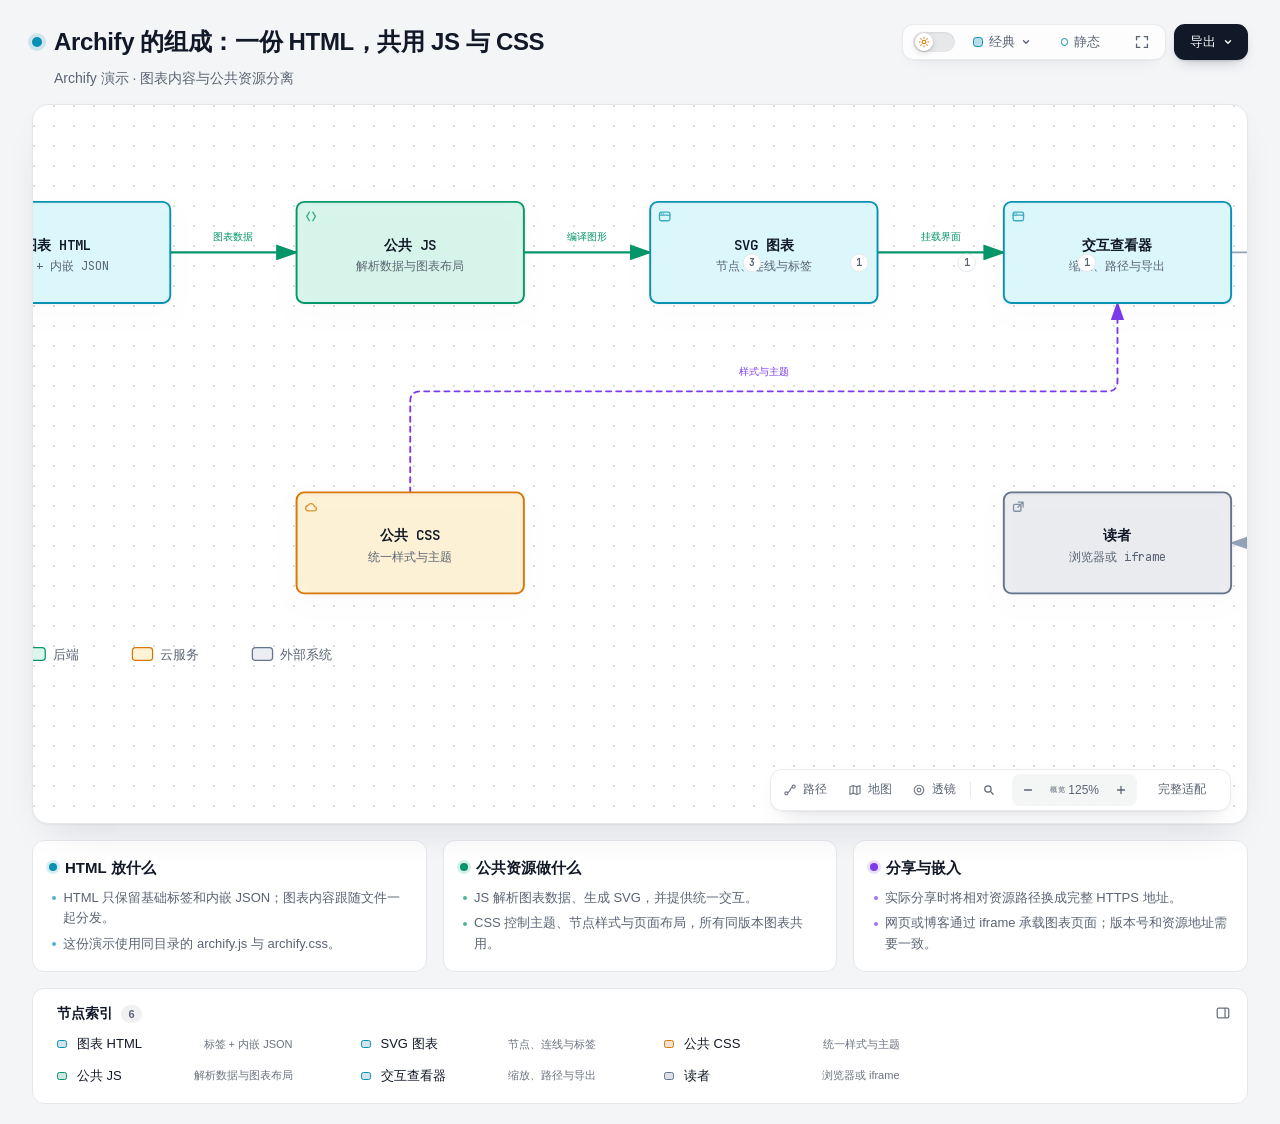
<file: runtime/0.1.0/archify-overview.architecture.html>
<!doctype html>
<html lang="zh-CN" data-theme="dark" data-unified="true" data-motion="still">
<head>
<meta charset="utf-8">
<meta name="viewport" content="width=device-width,initial-scale=1">
<meta name="generator" content="archify-general 0.1.0">
<title>Archify 的组成：一份 HTML，共用 JS 与 CSS</title>
<link rel="stylesheet" href="./archify.css" onerror="document.getElementById('archify-status').textContent='样式资源加载失败 / Stylesheet failed to load'">
</head>
<body>
<main id="archify-root" data-archify-root aria-busy="true"><p id="archify-status" role="status">正在加载图表 / Loading diagram…</p></main>
<script id="archify-data" type="application/json">
{
  "runtimeVersion": "0.1.0",
  "diagram": {
    "schema_version": 1,
    "diagram_type": "architecture",
    "meta": {
      "title": "Archify 的组成：一份 HTML，共用 JS 与 CSS",
      "subtitle": "Archify 演示 · 图表内容与公共资源分离",
      "locale": "zh-CN",
      "output": "archify-overview.architecture.html",
      "animation": "trace"
    },
    "components": [
      {
        "id": "html",
        "type": "frontend",
        "label": "图表 HTML",
        "sublabel": "标签 + 内嵌 JSON",
        "pos": [
          60,
          130
        ],
        "size": [
          180,
          80
        ]
      },
      {
        "id": "js",
        "type": "backend",
        "label": "公共 JS",
        "sublabel": "解析数据与图表布局",
        "pos": [
          340,
          130
        ],
        "size": [
          180,
          80
        ]
      },
      {
        "id": "svg",
        "type": "frontend",
        "label": "SVG 图表",
        "sublabel": "节点、连线与标签",
        "pos": [
          620,
          130
        ],
        "size": [
          180,
          80
        ]
      },
      {
        "id": "viewer",
        "type": "frontend",
        "label": "交互查看器",
        "sublabel": "缩放、路径与导出",
        "pos": [
          900,
          130
        ],
        "size": [
          180,
          80
        ]
      },
      {
        "id": "css",
        "type": "cloud",
        "label": "公共 CSS",
        "sublabel": "统一样式与主题",
        "pos": [
          340,
          360
        ],
        "size": [
          180,
          80
        ]
      },
      {
        "id": "reader",
        "type": "external",
        "label": "读者",
        "sublabel": "浏览器或 iframe",
        "pos": [
          900,
          360
        ],
        "size": [
          180,
          80
        ]
      }
    ],
    "connections": [
      {
        "id": "parse",
        "from": "html",
        "to": "js",
        "label": "图表数据",
        "variant": "emphasis"
      },
      {
        "id": "compile",
        "from": "js",
        "to": "svg",
        "label": "编译图形",
        "variant": "emphasis"
      },
      {
        "id": "mount",
        "from": "svg",
        "to": "viewer",
        "label": "挂载界面",
        "variant": "emphasis"
      },
      {
        "id": "style",
        "from": "css",
        "to": "viewer",
        "label": "样式与主题",
        "variant": "dashed",
        "fromSide": "top",
        "toSide": "bottom",
        "via": [
          [
            430,
            280
          ],
          [
            990,
            280
          ]
        ],
        "labelAt": [
          710,
          267
        ]
      },
      {
        "id": "open",
        "from": "viewer",
        "to": "reader",
        "label": "阅读与交互",
        "fromSide": "right",
        "toSide": "right",
        "via": [
          [
            1160,
            170
          ],
          [
            1160,
            400
          ]
        ],
        "labelAt": [
          1160,
          282
        ]
      }
    ],
    "cards": [
      {
        "dot": "cyan",
        "title": "HTML 放什么",
        "items": [
          "HTML 只保留基础标签和内嵌 JSON；图表内容跟随文件一起分发。",
          "这份演示使用同目录的 archify.js 与 archify.css。"
        ]
      },
      {
        "dot": "emerald",
        "title": "公共资源做什么",
        "items": [
          "JS 解析图表数据、生成 SVG，并提供统一交互。",
          "CSS 控制主题、节点样式与页面布局，所有同版本图表共用。"
        ]
      },
      {
        "dot": "violet",
        "title": "分享与嵌入",
        "items": [
          "实际分享时将相对资源路径换成完整 HTTPS 地址。",
          "网页或博客通过 iframe 承载图表页面；版本号和资源地址需要一致。"
        ]
      }
    ]
  },
  "options": {},
  "compileOptions": {}
}
</script>
<script src="./archify.js" defer onerror="document.getElementById('archify-status').textContent='查看器资源加载失败 / Viewer failed to load'"></script>
</body>
</html>
</file>
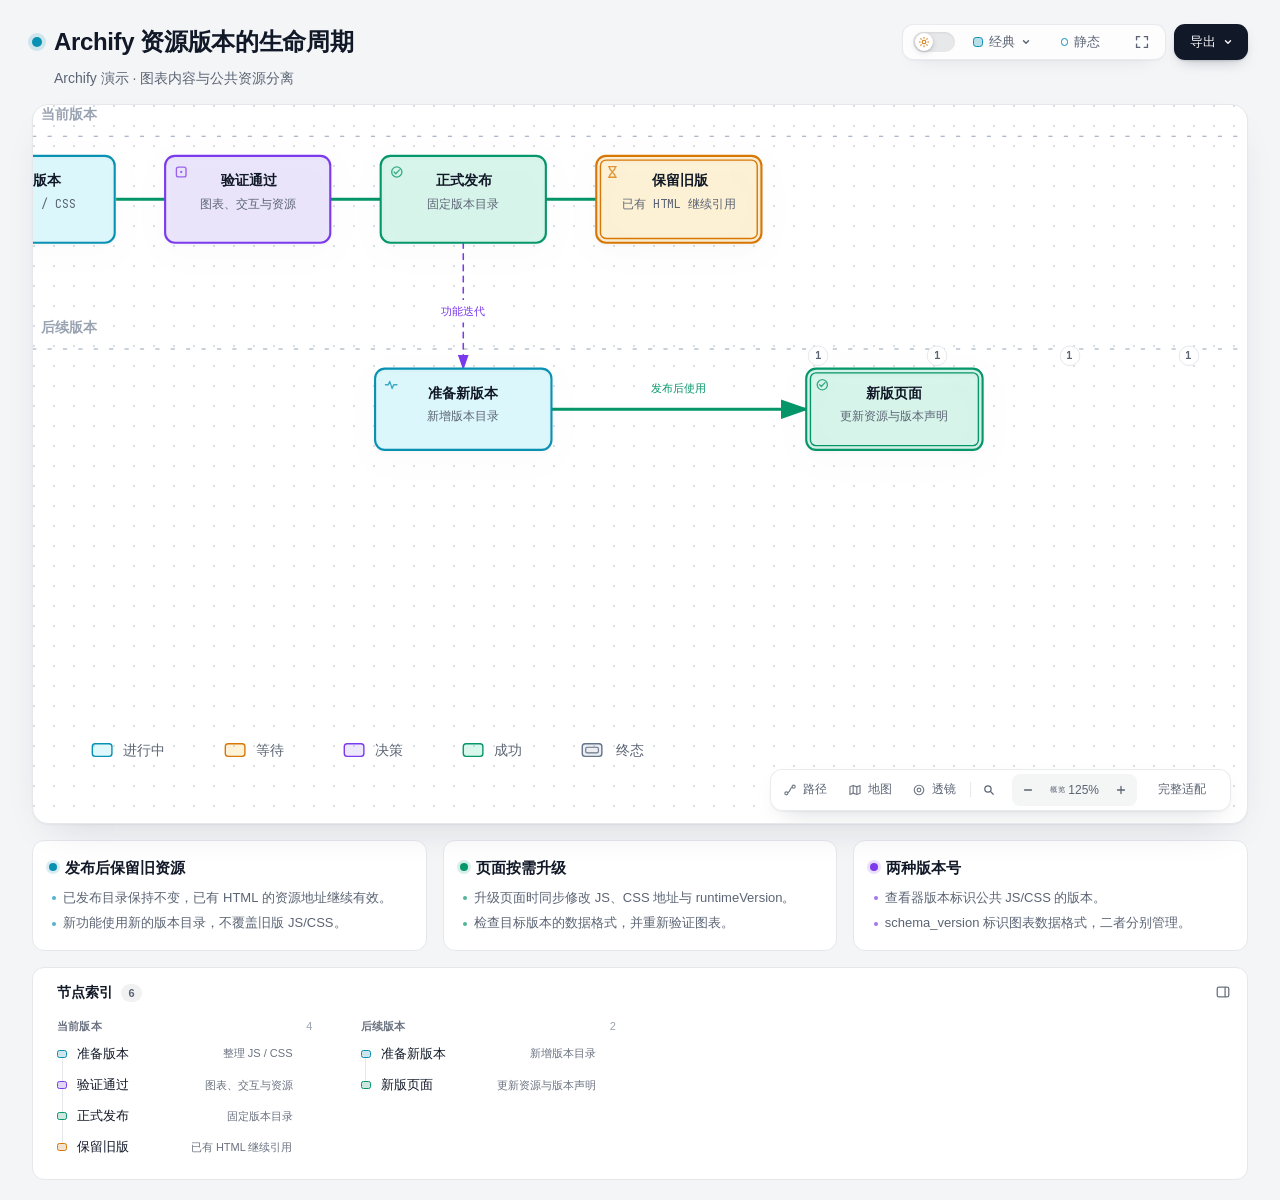
<file: runtime/0.1.0/archify-release.lifecycle.html>
<!doctype html>
<html lang="zh-CN" data-theme="dark" data-unified="true" data-motion="still">
<head>
<meta charset="utf-8">
<meta name="viewport" content="width=device-width,initial-scale=1">
<meta name="generator" content="archify-general 0.1.0">
<title>Archify 资源版本的生命周期</title>
<link rel="stylesheet" href="./archify.css" onerror="document.getElementById('archify-status').textContent='样式资源加载失败 / Stylesheet failed to load'">
</head>
<body>
<main id="archify-root" data-archify-root aria-busy="true"><p id="archify-status" role="status">正在加载图表 / Loading diagram…</p></main>
<script id="archify-data" type="application/json">
{
  "runtimeVersion": "0.1.0",
  "diagram": {
    "schema_version": 1,
    "diagram_type": "lifecycle",
    "meta": {
      "title": "Archify 资源版本的生命周期",
      "subtitle": "Archify 演示 · 图表内容与公共资源分离",
      "locale": "zh-CN",
      "output": "archify-release.lifecycle.html",
      "animation": "trace",
      "viewBox": [
        1120,
        590
      ]
    },
    "lanes": [
      {
        "id": "main",
        "label": "当前版本"
      },
      {
        "id": "next",
        "label": "后续版本"
      }
    ],
    "states": [
      {
        "id": "draft",
        "type": "start",
        "label": "准备版本",
        "sublabel": "整理 JS / CSS",
        "lane": "main",
        "col": 0,
        "step": "01",
        "tag": "可修改"
      },
      {
        "id": "check",
        "type": "decision",
        "label": "验证通过",
        "sublabel": "图表、交互与资源",
        "lane": "main",
        "col": 1,
        "step": "02",
        "tag": "待发布"
      },
      {
        "id": "published",
        "type": "success",
        "label": "正式发布",
        "sublabel": "固定版本目录",
        "lane": "main",
        "col": 2,
        "step": "03",
        "tag": "内容冻结"
      },
      {
        "id": "retained",
        "type": "waiting",
        "label": "保留旧版",
        "sublabel": "已有 HTML 继续引用",
        "lane": "main",
        "col": 3,
        "step": "04",
        "tag": "兼容已有页面"
      },
      {
        "id": "next",
        "type": "active",
        "label": "准备新版本",
        "sublabel": "新增版本目录",
        "lane": "next",
        "col": 0,
        "tag": "独立验证"
      },
      {
        "id": "upgrade",
        "type": "success",
        "label": "新版页面",
        "sublabel": "更新资源与版本声明",
        "lane": "next",
        "col": 2,
        "tag": "选择升级"
      }
    ],
    "transitions": [
      {
        "id": "iterate",
        "from": "published",
        "to": "next",
        "label": "功能迭代",
        "labelAt": [
          402,
          240
        ],
        "variant": "dashed",
        "fromSide": "bottom",
        "toSide": "top",
        "route": "straight"
      },
      {
        "id": "upgrade",
        "from": "next",
        "to": "upgrade",
        "label": "发布后使用",
        "labelAt": [
          556,
          295
        ],
        "variant": "emphasis"
      }
    ],
    "cards": [
      {
        "dot": "cyan",
        "title": "发布后保留旧资源",
        "items": [
          "已发布目录保持不变，已有 HTML 的资源地址继续有效。",
          "新功能使用新的版本目录，不覆盖旧版 JS/CSS。"
        ]
      },
      {
        "dot": "emerald",
        "title": "页面按需升级",
        "items": [
          "升级页面时同步修改 JS、CSS 地址与 runtimeVersion。",
          "检查目标版本的数据格式，并重新验证图表。"
        ]
      },
      {
        "dot": "violet",
        "title": "两种版本号",
        "items": [
          "查看器版本标识公共 JS/CSS 的版本。",
          "schema_version 标识图表数据格式，二者分别管理。"
        ]
      }
    ]
  },
  "options": {},
  "compileOptions": {}
}
</script>
<script src="./archify.js" defer onerror="document.getElementById('archify-status').textContent='查看器资源加载失败 / Viewer failed to load'"></script>
</body>
</html>
</file>
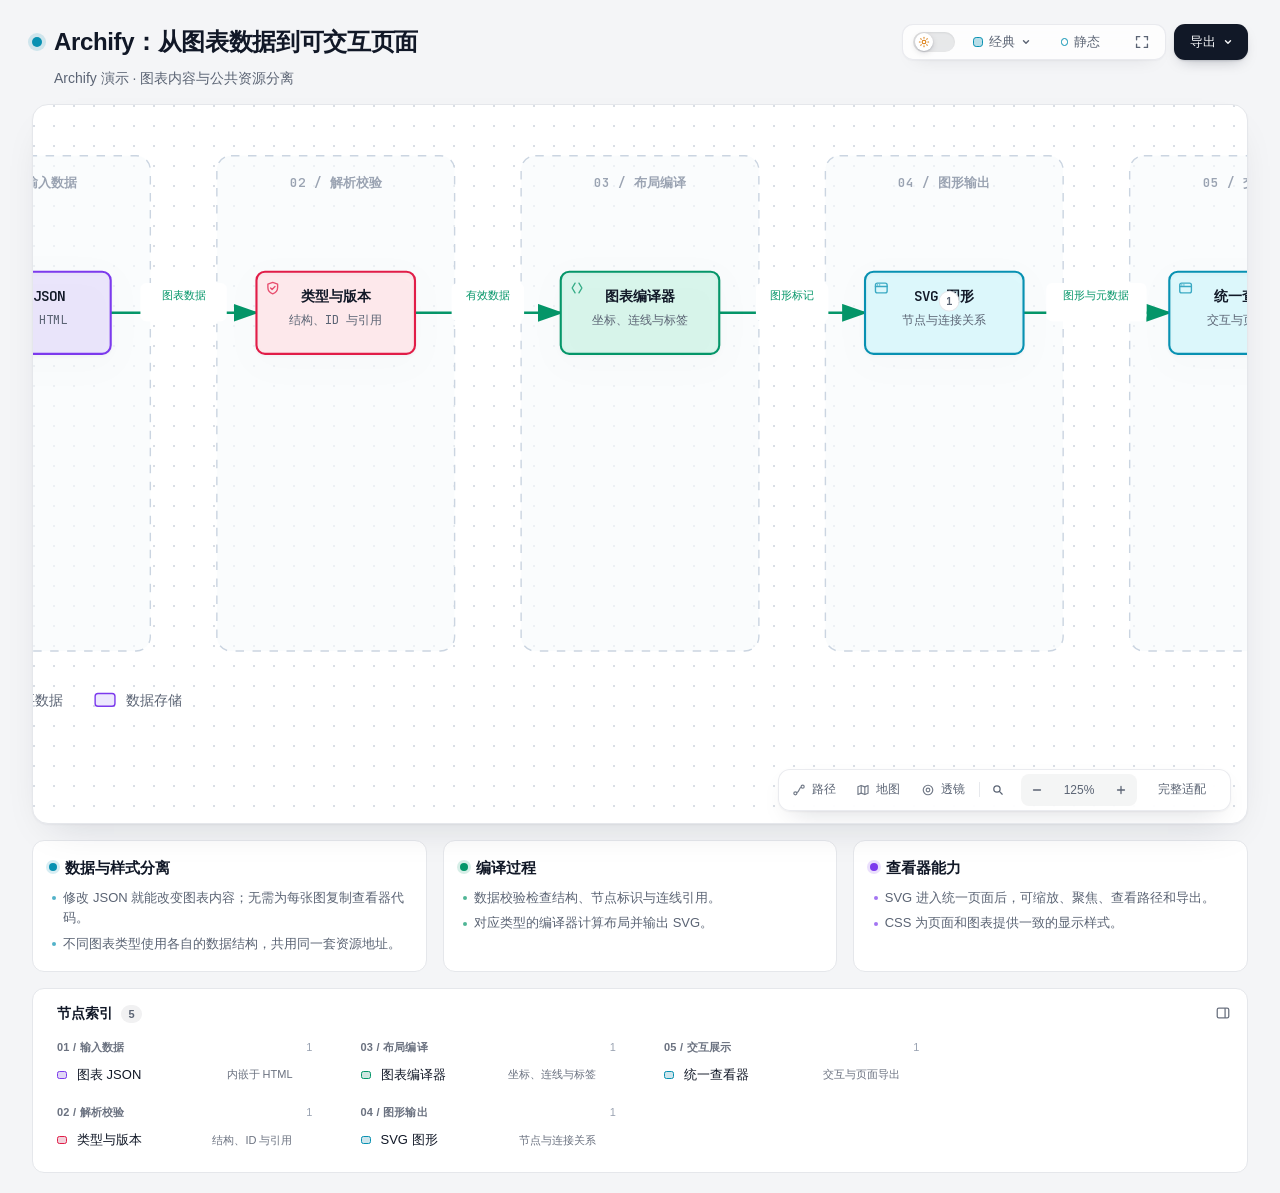
<file: runtime/0.1.0/archify-transform.dataflow.html>
<!doctype html>
<html lang="zh-CN" data-theme="dark" data-unified="true" data-motion="still">
<head>
<meta charset="utf-8">
<meta name="viewport" content="width=device-width,initial-scale=1">
<meta name="generator" content="archify-general 0.1.0">
<title>Archify：从图表数据到可交互页面</title>
<link rel="stylesheet" href="./archify.css" onerror="document.getElementById('archify-status').textContent='样式资源加载失败 / Stylesheet failed to load'">
</head>
<body>
<main id="archify-root" data-archify-root aria-busy="true"><p id="archify-status" role="status">正在加载图表 / Loading diagram…</p></main>
<script id="archify-data" type="application/json">
{
  "runtimeVersion": "0.1.0",
  "diagram": {
    "schema_version": 1,
    "diagram_type": "dataflow",
    "meta": {
      "title": "Archify：从图表数据到可交互页面",
      "subtitle": "Archify 演示 · 图表内容与公共资源分离",
      "locale": "zh-CN",
      "output": "archify-transform.dataflow.html",
      "animation": "trace",
      "viewBox": [
        1140,
        470
      ]
    },
    "stages": [
      {
        "label": "输入数据"
      },
      {
        "label": "解析校验"
      },
      {
        "label": "布局编译"
      },
      {
        "label": "图形输出"
      },
      {
        "label": "交互展示"
      }
    ],
    "nodes": [
      {
        "id": "json",
        "type": "database",
        "label": "图表 JSON",
        "sublabel": "内嵌于 HTML",
        "stage": 0,
        "row": 0,
        "tag": "内容"
      },
      {
        "id": "parse",
        "type": "security",
        "label": "类型与版本",
        "sublabel": "结构、ID 与引用",
        "stage": 1,
        "row": 0,
        "tag": "校验"
      },
      {
        "id": "layout",
        "type": "backend",
        "label": "图表编译器",
        "sublabel": "坐标、连线与标签",
        "stage": 2,
        "row": 0,
        "tag": "五种类型"
      },
      {
        "id": "svg",
        "type": "frontend",
        "label": "SVG 图形",
        "sublabel": "节点与连接关系",
        "stage": 3,
        "row": 0,
        "tag": "可缩放"
      },
      {
        "id": "viewer",
        "type": "frontend",
        "label": "统一查看器",
        "sublabel": "交互与页面导出",
        "stage": 4,
        "row": 0,
        "tag": "JS + CSS"
      }
    ],
    "flows": [
      {
        "id": "input",
        "from": "json",
        "to": "parse",
        "label": "图表数据",
        "classification": "结构化输入",
        "variant": "emphasis"
      },
      {
        "id": "valid",
        "from": "parse",
        "to": "layout",
        "label": "有效数据",
        "classification": "已校验",
        "variant": "emphasis"
      },
      {
        "id": "render",
        "from": "layout",
        "to": "svg",
        "label": "图形标记",
        "classification": "SVG",
        "variant": "emphasis"
      },
      {
        "id": "show",
        "from": "svg",
        "to": "viewer",
        "label": "图形与元数据",
        "classification": "渲染结果",
        "variant": "emphasis"
      }
    ],
    "cards": [
      {
        "dot": "cyan",
        "title": "数据与样式分离",
        "items": [
          "修改 JSON 就能改变图表内容；无需为每张图复制查看器代码。",
          "不同图表类型使用各自的数据结构，共用同一套资源地址。"
        ]
      },
      {
        "dot": "emerald",
        "title": "编译过程",
        "items": [
          "数据校验检查结构、节点标识与连线引用。",
          "对应类型的编译器计算布局并输出 SVG。"
        ]
      },
      {
        "dot": "violet",
        "title": "查看器能力",
        "items": [
          "SVG 进入统一页面后，可缩放、聚焦、查看路径和导出。",
          "CSS 为页面和图表提供一致的显示样式。"
        ]
      }
    ]
  },
  "options": {},
  "compileOptions": {}
}
</script>
<script src="./archify.js" defer onerror="document.getElementById('archify-status').textContent='查看器资源加载失败 / Viewer failed to load'"></script>
</body>
</html>
</file>
<file: runtime/0.1.0/archify.css>
/* ==========================================================
       THEME VARIABLES — switch by toggling [data-theme] on <html>
       ========================================================== */
    :root,
    [data-theme="dark"] {
      --bg: #020617;
      --grid: #1e293b;
      --canvas-dot: rgba(148, 163, 184, 0.16);
      --text: #ffffff;
      --text-muted: #94a3b8;
      --text-dim: #475569;
      /* UI chrome and menu hints need more contrast than SVG .t-dim accents */
      --text-faint: #7d8da1;

      --panel: rgba(15, 23, 42, 0.5);
      --panel-border: #1e293b;
      --lane-fill: rgba(15, 23, 42, 0.22);
      --lane-stroke: #334155;

      --arrow: #64748b;
      --arrow-emphasis: #34d399;

      /* Opaque mask color used behind semi-transparent component fills
         so the arrows drawn underneath are properly hidden. */
      --mask: #0f172a;

      --frontend-fill:    rgba(8, 51, 68, 0.4);
      --frontend-stroke:  #22d3ee;
      --backend-fill:     rgba(6, 78, 59, 0.4);
      --backend-stroke:   #34d399;
      --database-fill:    rgba(76, 29, 149, 0.4);
      --database-stroke:  #a78bfa;
      --cloud-fill:       rgba(120, 53, 15, 0.3);
      --cloud-stroke:     #fbbf24;
      --security-fill:    rgba(136, 19, 55, 0.4);
      --security-stroke:  #fb7185;
      --messagebus-fill:  rgba(251, 146, 60, 0.3);
      --messagebus-stroke:#fb923c;
      --external-fill:    rgba(30, 41, 59, 0.5);
      --external-stroke:  #94a3b8;

      --toolbar-bg:       rgba(15, 23, 42, 0.8);
      --toolbar-border:   #334155;
      --toolbar-text:     #e2e8f0;
      --toolbar-hover:    rgba(15, 23, 42, 0.95);
      --toolbar-menu-bg:  #0f172a;
    }

    [data-theme="light"] {
      --bg: #f4f5f7;
      --grid: #e9edf2;
      --canvas-dot: #d9dee5;
      --text: #111827;
      --text-muted: #5b6474;
      --text-dim: #9aa3b2;
      --text-faint: #6b7280;

      --panel: #ffffff;
      --panel-border: #e5e7eb;
      --lane-fill: rgba(248, 250, 252, 0.65);
      --lane-stroke: #cbd5e1;

      --arrow: #94a3b8;
      --arrow-emphasis: #059669;

      --mask: #ffffff;

      --frontend-fill: rgba(34, 211, 238, 0.15);
      --frontend-stroke: #0891b2;
      --backend-fill: rgba(52, 211, 153, 0.18);
      --backend-stroke: #059669;
      --database-fill: rgba(167, 139, 250, 0.2);
      --database-stroke: #7c3aed;
      --cloud-fill: rgba(251, 191, 36, 0.18);
      --cloud-stroke: #d97706;
      --security-fill: rgba(251, 113, 133, 0.15);
      --security-stroke: #e11d48;
      --messagebus-fill: rgba(251, 146, 60, 0.15);
      --messagebus-stroke: #ea580c;
      --external-fill: rgba(148, 163, 184, 0.18);
      --external-stroke: #64748b;

      --toolbar-bg:       rgba(255, 255, 255, 0.92);
      --toolbar-border:   #cbd5e1;
      --toolbar-text:     #334155;
      --toolbar-hover:    #ffffff;
      --toolbar-menu-bg:  #ffffff;
    }

    /* ==========================================================
       SIGNAL FLOW — an opt-in, motion-forward visual preset.
       The variables also target a standalone exported SVG, whose
       root carries data-preset and data-theme directly.
       ========================================================== */
    [data-preset="signal-flow"][data-theme="dark"] {
      --bg: #030711;
      --grid: #15233a;
      --panel: rgba(6, 14, 28, 0.78);
      --panel-border: #1d3350;
      --lane-fill: rgba(9, 22, 40, 0.5);
      --lane-stroke: #2c4564;
      --text: #f5fbff;
      --text-muted: #9eb0c7;
      --text-dim: #52667f;
      --text-faint: #7890ad;
      --mask: #07101e;
      --frontend-fill: rgba(6, 182, 212, 0.14);
      --frontend-stroke: #67e8f9;
      --backend-fill: rgba(16, 185, 129, 0.14);
      --backend-stroke: #5eead4;
      --database-fill: rgba(139, 92, 246, 0.16);
      --database-stroke: #c4b5fd;
      --cloud-fill: rgba(245, 158, 11, 0.13);
      --cloud-stroke: #fcd34d;
      --security-fill: rgba(244, 63, 94, 0.13);
      --security-stroke: #fda4af;
      --messagebus-fill: rgba(249, 115, 22, 0.13);
      --messagebus-stroke: #fdba74;
      --external-fill: rgba(71, 85, 105, 0.24);
      --external-stroke: #a5b4c7;
      --arrow: #7890ad;
      --arrow-emphasis: #2dd4bf;
      --toolbar-bg: rgba(7, 16, 30, 0.86);
      --toolbar-border: #29415f;
      --toolbar-menu-bg: #07101e;
    }

    [data-preset="signal-flow"][data-theme="light"] {
      --bg: #f4f9fc;
      --grid: #d4e5ee;
      --panel: rgba(255, 255, 255, 0.82);
      --panel-border: #bfd5e2;
      --lane-fill: rgba(232, 243, 248, 0.62);
      --lane-stroke: #a9c5d5;
      --text: #102638;
      --text-muted: #587287;
      --text-dim: #8aa2b4;
      --text-faint: #668397;
      --mask: #ffffff;
      --frontend-fill: rgba(6, 182, 212, 0.09);
      --frontend-stroke: #0789a1;
      --backend-fill: rgba(5, 150, 105, 0.09);
      --backend-stroke: #087f69;
      --database-fill: rgba(124, 58, 237, 0.09);
      --database-stroke: #7254c7;
      --cloud-fill: rgba(217, 119, 6, 0.08);
      --cloud-stroke: #b9670b;
      --security-fill: rgba(225, 29, 72, 0.08);
      --security-stroke: #c53a59;
      --messagebus-fill: rgba(234, 88, 12, 0.08);
      --messagebus-stroke: #c65f27;
      --external-fill: rgba(100, 116, 139, 0.1);
      --external-stroke: #607a8c;
      --arrow: #7b97aa;
      --arrow-emphasis: #0d9488;
    }

    /* ==========================================================
       BLUEPRINT — a review-first drafting preset for deployment,
       infrastructure, and technical design documentation. It keeps
       the same semantic palette and geometry while trading glow for
       precise grid contrast, squared materials, and drafting marks.
       ========================================================== */
    [data-preset="blueprint"][data-theme="dark"] {
      --bg: #06131f;
      --grid: #17425a;
      --panel: rgba(7, 27, 43, 0.9);
      --panel-border: #27627f;
      --lane-fill: rgba(10, 43, 66, 0.36);
      --lane-stroke: #34799a;
      --text: #e3f6ff;
      --text-muted: #91b8ca;
      --text-dim: #557e92;
      --text-faint: #739caf;
      --mask: #0a2031;
      --frontend-fill: rgba(26, 157, 193, 0.14);
      --frontend-stroke: #66d9ef;
      --backend-fill: rgba(31, 155, 124, 0.13);
      --backend-stroke: #69dfbd;
      --database-fill: rgba(120, 105, 196, 0.14);
      --database-stroke: #b4a8ff;
      --cloud-fill: rgba(197, 145, 43, 0.13);
      --cloud-stroke: #ffd166;
      --security-fill: rgba(199, 76, 104, 0.13);
      --security-stroke: #ff8da1;
      --messagebus-fill: rgba(207, 112, 49, 0.13);
      --messagebus-stroke: #ffad66;
      --external-fill: rgba(84, 119, 139, 0.18);
      --external-stroke: #a7cad9;
      --arrow: #78a3b7;
      --arrow-emphasis: #64dfc1;
      --toolbar-bg: rgba(7, 28, 45, 0.92);
      --toolbar-border: #34799a;
      --toolbar-text: #d8f3ff;
      --toolbar-hover: rgba(18, 58, 83, 0.95);
      --toolbar-menu-bg: #0a2031;
    }

    [data-preset="blueprint"][data-theme="light"] {
      --bg: #edf7fa;
      --grid: #b5d5e1;
      --panel: rgba(249, 253, 255, 0.94);
      --panel-border: #78aabd;
      --lane-fill: rgba(210, 232, 240, 0.42);
      --lane-stroke: #83b2c4;
      --text: #123344;
      --text-muted: #4e7486;
      --text-dim: #86a6b4;
      --text-faint: #668c9d;
      --mask: #f9fdff;
      --frontend-fill: rgba(8, 145, 178, 0.08);
      --frontend-stroke: #087f9c;
      --backend-fill: rgba(5, 128, 101, 0.08);
      --backend-stroke: #08755f;
      --database-fill: rgba(100, 75, 180, 0.08);
      --database-stroke: #6757a8;
      --cloud-fill: rgba(181, 120, 15, 0.08);
      --cloud-stroke: #a86609;
      --security-fill: rgba(190, 48, 80, 0.07);
      --security-stroke: #b32f50;
      --messagebus-fill: rgba(196, 81, 22, 0.07);
      --messagebus-stroke: #b65120;
      --external-fill: rgba(79, 112, 128, 0.08);
      --external-stroke: #506f7e;
      --arrow: #6d93a5;
      --arrow-emphasis: #087f69;
      --toolbar-bg: rgba(247, 252, 254, 0.94);
      --toolbar-border: #8ab5c5;
      --toolbar-text: #294f61;
      --toolbar-hover: #ffffff;
      --toolbar-menu-bg: #f9fdff;
    }

    /* ==========================================================
       EDITORIAL — a warm, publication-minded preset for design
       reviews, launch notes, and documentation. The diagram keeps
       the same semantic palette and exact geometry, but trades
       software chrome for paper, ink, ruled structure, and one
       restrained vermilion accent.
       ========================================================== */
    [data-preset="editorial"][data-theme="dark"] {
      --bg: #181611;
      --grid: #39342a;
      --panel: rgba(35, 31, 24, 0.96);
      --panel-border: #625a4a;
      --lane-fill: rgba(52, 46, 35, 0.46);
      --lane-stroke: #726957;
      --text: #f4eddf;
      --text-muted: #b9ae9b;
      --text-dim: #776e60;
      --text-faint: #9d917e;
      --mask: #231f18;
      --frontend-fill: rgba(43, 133, 142, 0.16);
      --frontend-stroke: #7fc6c7;
      --backend-fill: rgba(63, 132, 92, 0.16);
      --backend-stroke: #8fc29e;
      --database-fill: rgba(117, 91, 141, 0.17);
      --database-stroke: #c0a4d0;
      --cloud-fill: rgba(170, 119, 49, 0.16);
      --cloud-stroke: #d8ad68;
      --security-fill: rgba(157, 69, 65, 0.17);
      --security-stroke: #df9085;
      --messagebus-fill: rgba(174, 79, 42, 0.16);
      --messagebus-stroke: #df946f;
      --external-fill: rgba(126, 115, 96, 0.18);
      --external-stroke: #b8ad99;
      --arrow: #948978;
      --arrow-emphasis: #dd6b3d;
      --toolbar-bg: rgba(35, 31, 24, 0.92);
      --toolbar-border: #625a4a;
      --toolbar-text: #eee5d5;
      --toolbar-hover: #302a20;
      --toolbar-menu-bg: #231f18;
    }

    [data-preset="editorial"][data-theme="light"] {
      --bg: #f2eee5;
      --grid: #d8d0c2;
      --panel: rgba(251, 248, 241, 0.97);
      --panel-border: #c4b9a6;
      --lane-fill: rgba(229, 221, 207, 0.42);
      --lane-stroke: #b8aa94;
      --text: #242018;
      --text-muted: #6f6658;
      --text-dim: #a09788;
      --text-faint: #817767;
      --mask: #fbf8f1;
      --frontend-fill: rgba(31, 117, 126, 0.09);
      --frontend-stroke: #287e84;
      --backend-fill: rgba(42, 119, 75, 0.09);
      --backend-stroke: #397b53;
      --database-fill: rgba(105, 75, 130, 0.09);
      --database-stroke: #765d86;
      --cloud-fill: rgba(157, 103, 31, 0.1);
      --cloud-stroke: #9a671f;
      --security-fill: rgba(153, 58, 52, 0.09);
      --security-stroke: #9e463f;
      --messagebus-fill: rgba(182, 70, 27, 0.09);
      --messagebus-stroke: #ad4b25;
      --external-fill: rgba(101, 91, 75, 0.09);
      --external-stroke: #746b5e;
      --arrow: #8a806f;
      --arrow-emphasis: #bb4c23;
      --toolbar-bg: rgba(251, 248, 241, 0.94);
      --toolbar-border: #c4b9a6;
      --toolbar-text: #40392f;
      --toolbar-hover: #fffdf8;
      --toolbar-menu-bg: #fbf8f1;
    }

    * { margin: 0; padding: 0; box-sizing: border-box; }

    body {
      --archify-page-top: 2rem;
      font-family: -apple-system, BlinkMacSystemFont, 'Segoe UI', 'PingFang SC', 'Hiragino Sans GB', 'Microsoft YaHei', 'Noto Sans CJK SC', 'Noto Sans', Roboto, 'Helvetica Neue', Arial, sans-serif;
      -webkit-font-smoothing: antialiased;
      background: var(--bg);
      min-height: 100vh;
      padding: var(--archify-page-top) 2rem 2rem;
      color: var(--text);
      /* Theme surfaces change together; animating the page background leaves it
         visibly out of sync with the SVG and panel for the first 200ms. */
    }

    html[data-preset="signal-flow"] body {
      background-image:
        radial-gradient(circle at 18% -8%, rgba(34, 211, 238, 0.14), transparent 34rem),
        radial-gradient(circle at 92% 18%, rgba(139, 92, 246, 0.12), transparent 30rem);
      background-attachment: fixed;
    }
    html[data-preset="signal-flow"][data-theme="light"] body {
      background-image:
        radial-gradient(circle at 18% -8%, rgba(6, 182, 212, 0.12), transparent 34rem),
        radial-gradient(circle at 92% 18%, rgba(139, 92, 246, 0.08), transparent 30rem);
    }
    html[data-preset="blueprint"] body {
      background-image:
        linear-gradient(var(--grid) 1px, transparent 1px),
        linear-gradient(90deg, var(--grid) 1px, transparent 1px);
      background-size: 32px 32px;
      background-position: -1px -1px;
      background-attachment: fixed;
    }
    html[data-preset="editorial"] body {
      background-image:
        linear-gradient(90deg, transparent 0, transparent 5.4rem, color-mix(in srgb, var(--security-stroke) 18%, transparent) 5.4rem, color-mix(in srgb, var(--security-stroke) 18%, transparent) calc(5.4rem + 1px), transparent calc(5.4rem + 1px)),
        repeating-linear-gradient(0deg, transparent 0, transparent 31px, color-mix(in srgb, var(--grid) 36%, transparent) 31px, color-mix(in srgb, var(--grid) 36%, transparent) 32px);
      background-attachment: fixed;
    }

    /* Gallery/embed mode keeps the generated artifact as the source of truth
       while presenting only its diagram surface inside a proof card. */
    html[data-embed="true"] body {
      min-height: 0;
      padding: 0;
      overflow: hidden;
      background: var(--bg);
      background-image: none;
    }
    html[data-embed="true"] .toolbar,
    html[data-embed="true"] .header,
    html[data-embed="true"] .cards,
    html[data-embed="true"] .diagram-nav,
    html[data-embed="true"] .overview-map,
    html[data-embed="true"] .focus-chip,
    html[data-embed="true"] .route-probe,
    html[data-embed="true"] .semantic-lens,
    html[data-embed="true"] .diagram-guide,
    html[data-embed="true"] .node-finder,
    html[data-embed="true"] .node-outline { display: none !important; }
    html[data-embed="true"] .container { max-width: none; }
    html[data-embed="true"] .diagram-container {
      padding: 0.5rem;
      border: 0;
      border-radius: 0;
      box-shadow: none;
    }
    html[data-embed="true"] .diagram-container svg { min-width: 0; }

    /* Presentation Stage is a viewer-only layer: it gives the live diagram
       the viewport while keeping guided views, theme, focus, and exports real.
       Embed mode wins when both query parameters are present. */
    html[data-present="true"]:not([data-embed="true"]) body {
      --archify-page-top: 1rem;
      height: 100dvh;
      min-height: 0;
      padding: 1rem;
      overflow: hidden;
    }
    html[data-present="true"]:not([data-embed="true"]) .container {
      display: flex;
      flex-direction: column;
      gap: 0.75rem;
      width: 100%;
      max-width: none;
      height: calc(100dvh - 2rem);
    }
    html[data-present="true"]:not([data-embed="true"]) .header {
      flex: none;
      min-width: 0;
      margin: 0;
      padding-right: 23rem;
    }
    html[data-present="true"]:not([data-embed="true"]) .header-row { margin-bottom: 0.25rem; }
    html[data-present="true"]:not([data-embed="true"]) .subtitle {
      overflow: hidden;
      text-overflow: ellipsis;
      white-space: nowrap;
    }

    html[data-present="true"]:not([data-embed="true"]) .diagram-container {
      display: flex;
      flex: 1 1 auto;
      align-items: center;
      justify-content: center;
      min-height: 0;
      padding: 0.75rem;
      padding-bottom: calc(0.75rem + var(--archify-nav-reserve));
    }
    html[data-present="true"]:not([data-embed="true"]) .diagram-container > svg {
      flex: 1 1 auto;
      height: 100%;
      min-height: 0;
      width: 100%;
      min-width: 0;
    }
    html[data-present="true"]:not([data-embed="true"]) .cards { display: none; }
    html[data-present="true"]:not([data-embed="true"]) #btn-present {
      border-color: var(--frontend-stroke);
      color: var(--frontend-stroke);
    }

    /* The reader owns only the outer scale. Wide diagrams and measured tall workflows keep one authored
       SVG/viewBox while the runtime chooses a desktop width from the actual
       vertical budget. This avoids device-specific files and breakpoint
       jumps between a laptop and a tall monitor. */
    .container {
      width: 100%;
      max-width: var(--archify-reader-width, 1440px);
      margin: 0 auto;
    }
    html[data-reader-narrow="true"]:not([data-present="true"]) .diagram-container > svg {
      min-width: 0;
      max-width: var(--archify-diagram-max-width);
      margin-inline: auto;
    }
    @media (min-width: 768px) and (max-height: 920px) {
      .header { margin-bottom: 1rem; }
      .diagram-container { padding: 1rem; }
      .cards { margin-top: 1rem; }
      .card { padding: 1rem; }
    }

    .header { margin-bottom: 1.5rem; padding-right: 29.5rem; }

    html[data-preset="signal-flow"] .header,
    html[data-preset="blueprint"] .header,
    html[data-preset="editorial"] .header { padding-right: 29.5rem; }

    .header-row {
      display: flex;
      align-items: center;
      gap: 0.75rem;
      min-height: 2.75rem;
      margin-bottom: 0.25rem;
    }

    .pulse-dot {
      flex: none;
      width: 10px;
      height: 10px;
      background: var(--frontend-stroke);
      border-radius: 50%;
      box-shadow: 0 0 0 4px color-mix(in srgb, var(--frontend-stroke) 16%, transparent);
      animation: none;
    }

    html[data-motion-capable="true"] .pulse-dot { animation: pulse 2s infinite; }

    @keyframes pulse {
      0%, 100% { opacity: 1; }
      50% { opacity: 0.5; }
    }

    h1 {
      font-size: 1.5rem;
      font-weight: 650;
      line-height: 1.25;
      letter-spacing: -0.015em;
    }

    .subtitle {
      color: var(--text-muted);
      font-size: 0.875rem;
      line-height: 1.55;
      margin-left: 1.375rem;
    }

    html[data-preset="signal-flow"] .header-row::after {
      content: attr(data-preset-badge-signal-flow);
      flex: none;
      margin-left: 0.25rem;
      color: var(--frontend-stroke);
      border: 1px solid var(--frontend-stroke);
      border-radius: 999px;
      padding: 0.28rem 0.6rem;
      font-size: 0.625rem;
      letter-spacing: 0.12em;
      opacity: 0.82;
      box-shadow: 0 0 20px rgba(34, 211, 238, 0.12);
      white-space: nowrap;
    }

    html[data-preset="blueprint"] .pulse-dot {
      width: 10px;
      height: 10px;
      border: 1px solid var(--frontend-stroke);
      border-radius: 1px;
      background: transparent;
      box-shadow: inset 0 0 0 2px var(--bg);
      transform: rotate(45deg);
      animation: none;
    }
    html[data-preset="blueprint"] .header-row::after {
      content: attr(data-preset-badge-blueprint);
      flex: none;
      margin-left: 0.25rem;
      padding: 0.28rem 0.55rem;
      border-top: 1px solid var(--frontend-stroke);
      border-bottom: 1px solid var(--frontend-stroke);
      color: var(--frontend-stroke);
      font-size: 0.5625rem;
      font-weight: 700;
      letter-spacing: 0.14em;
      white-space: nowrap;
    }

    html[data-preset="editorial"] h1,
    html[data-preset="editorial"] .card h3 {
      font-family: Georgia, 'Times New Roman', 'Songti SC', STSong, serif;
      letter-spacing: -0.02em;
    }
    html[data-preset="editorial"] h1 { font-size: 1.72rem; font-weight: 600; }
    html[data-preset="editorial"] .pulse-dot {
      width: 9px;
      height: 9px;
      border: 1px solid var(--arrow-emphasis);
      border-radius: 0;
      background: var(--arrow-emphasis);
      box-shadow: 0 0 0 3px color-mix(in srgb, var(--arrow-emphasis) 14%, transparent);
      transform: rotate(45deg);
      animation: none;
    }
    html[data-preset="editorial"] .header-row::after {
      content: attr(data-preset-badge-editorial);
      flex: none;
      margin-left: 0.25rem;
      padding: 0.32rem 0 0.24rem;
      border-bottom: 2px solid var(--arrow-emphasis);
      color: var(--arrow-emphasis);
      font-family: Georgia, 'Times New Roman', serif;
      font-size: 0.625rem;
      font-style: italic;
      font-weight: 600;
      letter-spacing: 0.08em;
      white-space: nowrap;
    }

    .diagram-container {
      --archify-nav-reserve: 0px;
      background: var(--panel);
      border-radius: 1rem;
      border: 1px solid var(--panel-border);
      box-shadow: 0 1px 2px rgba(15, 23, 42, 0.04), 0 16px 40px -20px rgba(15, 23, 42, 0.18);
      padding: 1.5rem;
      padding-bottom: calc(1.5rem + var(--archify-nav-reserve));
      overflow: hidden;
      position: relative;
    }

    html[data-preset="signal-flow"] .diagram-container {
      position: relative;
      overflow: hidden;
      background: linear-gradient(180deg, rgba(8, 20, 38, 0.82), rgba(3, 8, 18, 0.94));
      box-shadow: inset 0 1px 0 rgba(255, 255, 255, 0.04), 0 28px 80px rgba(0, 0, 0, 0.34);
    }
    html[data-preset="signal-flow"][data-theme="light"] .diagram-container {
      background: linear-gradient(180deg, rgba(255, 255, 255, 0.9), rgba(237, 246, 250, 0.94));
      box-shadow: inset 0 1px 0 rgba(255, 255, 255, 0.72), 0 24px 60px rgba(45, 78, 99, 0.12);
    }
    html[data-preset="blueprint"] .diagram-container {
      border-color: var(--panel-border);
      border-radius: 0.35rem;
      background: var(--panel);
      box-shadow:
        inset 0 0 0 1px color-mix(in srgb, var(--panel-border) 34%, transparent),
        0 18px 48px rgba(0, 0, 0, 0.16);
    }
    html[data-preset="blueprint"] .diagram-container::after {
      content: "";
      position: absolute;
      z-index: 10;
      inset: 0.7rem;
      pointer-events: none;
      background:
        linear-gradient(var(--frontend-stroke), var(--frontend-stroke)) left top / 1.35rem 1px no-repeat,
        linear-gradient(var(--frontend-stroke), var(--frontend-stroke)) left top / 1px 1.35rem no-repeat,
        linear-gradient(var(--frontend-stroke), var(--frontend-stroke)) right top / 1.35rem 1px no-repeat,
        linear-gradient(var(--frontend-stroke), var(--frontend-stroke)) right top / 1px 1.35rem no-repeat,
        linear-gradient(var(--frontend-stroke), var(--frontend-stroke)) left bottom / 1.35rem 1px no-repeat,
        linear-gradient(var(--frontend-stroke), var(--frontend-stroke)) left bottom / 1px 1.35rem no-repeat,
        linear-gradient(var(--frontend-stroke), var(--frontend-stroke)) right bottom / 1.35rem 1px no-repeat,
        linear-gradient(var(--frontend-stroke), var(--frontend-stroke)) right bottom / 1px 1.35rem no-repeat;
      opacity: 0.58;
    }
    html[data-preset="editorial"] .diagram-container {
      overflow: hidden;
      border-color: var(--panel-border);
      border-radius: 0.38rem;
      background:
        linear-gradient(90deg, color-mix(in srgb, var(--security-fill) 58%, transparent), transparent 12%),
        var(--panel);
      box-shadow:
        0 1px 0 color-mix(in srgb, var(--text) 6%, transparent),
        0 18px 48px color-mix(in srgb, #000 19%, transparent);
    }
    html[data-preset="editorial"] .diagram-container::after {
      position: absolute;
      z-index: 10;
      top: 0.72rem;
      right: 1.25rem;
      padding: 0.2rem 0.52rem;
      border: 1px solid var(--panel-border);
      background: var(--panel);
      color: var(--arrow-emphasis);
      content: attr(data-preset-badge-editorial-plate);
      font-family: Georgia, 'Times New Roman', serif;
      font-size: 0.52rem;
      font-style: italic;
      font-weight: 600;
      letter-spacing: 0.09em;
      pointer-events: none;
    }
    html[data-embed="true"][data-preset="editorial"] .diagram-container::after { display: none; }
    html[data-motion-capable="true"][data-preset="signal-flow"][data-ambient-motion="running"] .diagram-container::before {
      content: "";
      position: absolute;
      inset: 0;
      pointer-events: none;
      background: linear-gradient(115deg, transparent 28%, rgba(103, 232, 249, 0.035) 48%, transparent 68%);
      transform: translateX(-70%);
      animation: archify-signal-scan 4.8s ease-in-out 1 both;
    }

    /* Motion Governor gives the reader a real static state and gives the
       strongest semantic action the only motion budget. Atmosphere resets to
       its authored base instead of freezing mid-cycle. Static artifacts never
       start a decorative pulse or scan. */
    html:not([data-motion-capable="true"]) svg[data-animation="trace"] [data-animate] {
      animation: none !important;
    }
    html:not([data-motion-capable="true"]) svg[data-animation="trace"] [data-graph-role="automatic-crossover"]:has(> [data-animate="edge"]) > [data-graph-role="automatic-crossover-underlay"] {
      animation: none !important;
    }
    html[data-motion="still"] .pulse-dot,
    html[data-motion="still"] .diagram-container::before,
    html[data-motion="still"] svg[data-animation="trace"] [data-animate],
    html[data-motion-owner] .pulse-dot,
    html[data-motion-owner] .diagram-container::before,
    html[data-motion-owner] svg[data-animation="trace"] [data-animate],
    html[data-embed="true"] .pulse-dot,
    html[data-embed="true"] .diagram-container::before,
    html[data-share-playback="true"] .pulse-dot,
    html[data-share-playback="true"] .diagram-container::before,
    html[data-document-hidden="true"] .pulse-dot,
    html[data-document-hidden="true"] .diagram-container::before,
    html[data-document-hidden="true"] svg[data-animation="trace"] [data-animate],
    html[data-motion="still"] svg[data-animation="trace"] [data-graph-role="automatic-crossover"]:has(> [data-animate="edge"]) > [data-graph-role="automatic-crossover-underlay"],
    html[data-motion-owner] svg[data-animation="trace"] [data-graph-role="automatic-crossover"]:has(> [data-animate="edge"]) > [data-graph-role="automatic-crossover-underlay"],
    html[data-embed="true"] svg[data-animation="trace"] [data-graph-role="automatic-crossover"]:has(> [data-animate="edge"]) > [data-graph-role="automatic-crossover-underlay"],
    html[data-share-playback="true"] svg[data-animation="trace"] [data-graph-role="automatic-crossover"]:has(> [data-animate="edge"]) > [data-graph-role="automatic-crossover-underlay"],
    html[data-document-hidden="true"] svg[data-animation="trace"] [data-graph-role="automatic-crossover"]:has(> [data-animate="edge"]) > [data-graph-role="automatic-crossover-underlay"] {
      animation: none !important;
    }
    html[data-motion="still"] .diagram-container::before,
    html[data-motion-owner] .diagram-container::before,
    html[data-embed="true"] .diagram-container::before,
    html[data-share-playback="true"] .diagram-container::before {
      opacity: 0;
    }
    html[data-motion="still"] .intent-trace-flow,
    html[data-motion="still"] .route-probe-flow,
    html[data-motion="still"] .route-journey-flow,
    html[data-motion="still"] .semantic-lens-flow,
    html[data-motion="still"] .diagram-guide,
    html[data-motion="still"] .overview-map-live,
    html[data-document-hidden="true"] .intent-trace-flow,
    html[data-document-hidden="true"] .route-probe-flow,
    html[data-document-hidden="true"] .route-journey-flow,
    html[data-document-hidden="true"] .semantic-lens-flow,
    html[data-document-hidden="true"] .diagram-guide,
    html[data-document-hidden="true"] .overview-map-live {
      animation: none !important;
    }

    html[data-motion="still"] .intent-trace-flow,
    html[data-motion="still"] .route-probe-flow {
      stroke-dasharray: none;
      stroke-dashoffset: 0;
      opacity: 0.72;
    }
    html[data-motion="still"] .route-journey-overlay,
    html[data-document-hidden="true"] .route-journey-overlay { display: none !important; }
    html[data-motion="still"] .relationship-pulse-overlay { display: none !important; }

    html[data-motion="still"] svg [data-node-id],
    html[data-motion="still"] svg [data-edge-from],
    html[data-motion="still"] svg [data-detail],
    html[data-motion="still"] svg [data-detail-anchor],
    html[data-motion="still"] svg [data-legend-hit],
    html[data-motion="still"] svg {
      transition: none !important;
    }

    svg {
      font-family: 'JetBrains Mono', ui-monospace, SFMono-Regular, Menlo, Consolas, 'DejaVu Sans Mono', 'Liberation Mono', 'Noto Sans Mono CJK SC', 'PingFang SC', 'Hiragino Sans GB', 'Microsoft YaHei', monospace;
      width: 100%;
      min-width: min(900px, 100%);
      display: block;
      transform-origin: 0 0;
      transition: transform 0.18s ease;
    }

    .diagram-container.is-camera-moving svg {
      transition: transform 0.42s cubic-bezier(0.22, 1, 0.36, 1);
    }
    .diagram-container.is-camera-transaction svg { transition: none; }
    .diagram-container.is-pannable { cursor: grab; }
    .diagram-container.is-panning { cursor: grabbing; user-select: none; }
    .diagram-container.is-panning svg { transition: none; }

    .diagram-nav {
      position: absolute;
      right: 1rem;
      bottom: 1rem;
      z-index: 12;
      translate: 0 calc(-1 * var(--archify-dock-lift, 0px));
      display: inline-flex;
      align-items: center;
      max-width: calc(100% - 2rem);
      padding: 0.25rem;
      gap: 0.0625rem;
      overflow-x: auto;
      border: 1px solid color-mix(in srgb, var(--panel-border) 80%, transparent);
      border-radius: 0.75rem;
      background: color-mix(in srgb, var(--panel) 84%, transparent);
      box-shadow: 0 1px 2px rgba(15, 23, 42, 0.05), 0 10px 28px -14px rgba(15, 23, 42, 0.28);
      backdrop-filter: blur(14px) saturate(1.2);
      scrollbar-width: none;
    }
    .diagram-nav::-webkit-scrollbar { display: none; }
    .diagram-nav button,
    .focus-chip button {
      border: 0;
      background: transparent;
      color: var(--toolbar-text);
      font: inherit;
      cursor: pointer;
    }
    .diagram-nav button {
      min-width: 2rem;
      height: 2rem;
      padding: 0 0.4rem;
      border-radius: 0.5rem;
      color: var(--text-muted);
      font-size: 0.75rem;
      font-weight: 500;
      letter-spacing: 0;
      transition: background 0.15s, color 0.15s;
    }
    .diagram-nav button:hover,
    .diagram-nav button:focus-visible {
      color: var(--text);
      background: color-mix(in srgb, var(--text) 6%, transparent);
    }
    .diagram-nav button:hover,
    .diagram-nav button:focus-visible,
    .focus-chip button:hover,
    .focus-chip button:focus-visible { background: var(--toolbar-hover); }
    .diagram-nav button:focus-visible,
    .focus-chip button:focus-visible {
      outline: 2px solid var(--frontend-stroke);
      outline-offset: 1px;
    }
    .diagram-nav button:disabled { opacity: 0.38; cursor: default; }
    /* The Guide stays on the ? shortcut; Map only earns dock space once the
       reader has zoomed past the full diagram (or opened it from the keyboard). */
    .diagram-nav button[hidden] { display: none; }
    .diagram-container:not(.is-pannable) #btn-overview-map:not([data-radar-requested]):not(:focus) { display: none; }
    .diagram-nav button:disabled:hover { background: transparent; }
    .diagram-nav #btn-route-probe,
    .diagram-nav #btn-overview-map,
    .diagram-nav #btn-semantic-lens {
      min-width: auto;
      padding-inline: 0.6rem;
      color: var(--text-muted);
      font-weight: 500;
    }
    .diagram-nav #btn-node-finder,
    .diagram-nav [data-view="out"] {
      position: relative;
      margin-left: 0.375rem;
    }
    .diagram-nav #btn-node-finder::before,
    .diagram-nav [data-view="out"]::before {
      position: absolute;
      top: 0.55rem;
      bottom: 0.55rem;
      left: -0.19rem;
      width: 1px;
      background: color-mix(in srgb, var(--panel-border) 90%, transparent);
      content: "";
      pointer-events: none;
    }
    .diagram-nav-icon {
      display: block;
      width: 0.875rem;
      height: 0.875rem;
      margin: auto;
      background: currentColor;
      -webkit-mask-position: center;
      -webkit-mask-repeat: no-repeat;
      -webkit-mask-size: contain;
      mask-position: center;
      mask-repeat: no-repeat;
      mask-size: contain;
    }
    .diagram-nav-icon.find {
      -webkit-mask-image: url("data:image/svg+xml,%3Csvg xmlns='http://www.w3.org/2000/svg' viewBox='0 0 20 20'%3E%3Ccircle cx='8.5' cy='8.5' r='4.5' fill='none' stroke='black' stroke-width='1.8'/%3E%3Cpath d='m12 12 4 4' fill='none' stroke='black' stroke-width='1.8' stroke-linecap='round'/%3E%3C/svg%3E");
      mask-image: url("data:image/svg+xml,%3Csvg xmlns='http://www.w3.org/2000/svg' viewBox='0 0 20 20'%3E%3Ccircle cx='8.5' cy='8.5' r='4.5' fill='none' stroke='black' stroke-width='1.8'/%3E%3Cpath d='m12 12 4 4' fill='none' stroke='black' stroke-width='1.8' stroke-linecap='round'/%3E%3C/svg%3E");
    }
    .diagram-nav-icon.guide {
      -webkit-mask-image: url("data:image/svg+xml,%3Csvg xmlns='http://www.w3.org/2000/svg' viewBox='0 0 20 20'%3E%3Ccircle cx='10' cy='10' r='7' fill='none' stroke='black' stroke-width='1.7'/%3E%3Cpath d='M7.8 7.3a2.4 2.4 0 014.6.9c0 1.8-2.4 2-2.4 3.7M10 14.9h.01' fill='none' stroke='black' stroke-width='1.7' stroke-linecap='round'/%3E%3C/svg%3E");
      mask-image: url("data:image/svg+xml,%3Csvg xmlns='http://www.w3.org/2000/svg' viewBox='0 0 20 20'%3E%3Ccircle cx='10' cy='10' r='7' fill='none' stroke='black' stroke-width='1.7'/%3E%3Cpath d='M7.8 7.3a2.4 2.4 0 014.6.9c0 1.8-2.4 2-2.4 3.7M10 14.9h.01' fill='none' stroke='black' stroke-width='1.7' stroke-linecap='round'/%3E%3C/svg%3E");
    }
    .diagram-nav-icon.minus {
      -webkit-mask-image: url("data:image/svg+xml,%3Csvg xmlns='http://www.w3.org/2000/svg' viewBox='0 0 20 20'%3E%3Cpath d='M5 10h10' fill='none' stroke='black' stroke-width='1.8' stroke-linecap='round'/%3E%3C/svg%3E");
      mask-image: url("data:image/svg+xml,%3Csvg xmlns='http://www.w3.org/2000/svg' viewBox='0 0 20 20'%3E%3Cpath d='M5 10h10' fill='none' stroke='black' stroke-width='1.8' stroke-linecap='round'/%3E%3C/svg%3E");
    }
    .diagram-nav-icon.plus {
      -webkit-mask-image: url("data:image/svg+xml,%3Csvg xmlns='http://www.w3.org/2000/svg' viewBox='0 0 20 20'%3E%3Cpath d='M10 5v10M5 10h10' fill='none' stroke='black' stroke-width='1.8' stroke-linecap='round'/%3E%3C/svg%3E");
      mask-image: url("data:image/svg+xml,%3Csvg xmlns='http://www.w3.org/2000/svg' viewBox='0 0 20 20'%3E%3Cpath d='M10 5v10M5 10h10' fill='none' stroke='black' stroke-width='1.8' stroke-linecap='round'/%3E%3C/svg%3E");
    }
    .diagram-nav [data-view="reset"] {
      display: inline-flex;
      align-items: center;
      justify-content: center;
      gap: 0.2rem;
      min-width: 3.1rem;
      padding-inline: 0.35rem;
    }
    .diagram-nav [data-view="reset"][data-detail-visible] {
      min-width: 3.8rem;
    }
    .diagram-nav-detail {
      color: color-mix(in srgb, var(--toolbar-text) 52%, transparent);
      font-size: 0.44rem;
      font-weight: 700;
      line-height: 1;
      letter-spacing: 0.07em;
    }
    .diagram-nav-percent {
      color: var(--text-muted);
      font-size: 0.75rem;
      font-weight: 500;
      font-variant-numeric: tabular-nums;
      line-height: 1;
    }
    /* Mode buttons carry a small glyph so the dock reads as one icon language. */
    .diagram-nav #btn-route-probe,
    .diagram-nav #btn-overview-map,
    .diagram-nav #btn-semantic-lens {
      display: inline-flex;
      align-items: center;
      gap: 0.375rem;
      padding-inline: 0.55rem 0.65rem;
    }
    .diagram-nav #btn-route-probe::before,
    .diagram-nav #btn-overview-map::before,
    .diagram-nav #btn-semantic-lens::before {
      flex: none;
      width: 0.875rem;
      height: 0.875rem;
      background: currentColor;
      content: "";
      opacity: 0.85;
      -webkit-mask: var(--nav-glyph) center / contain no-repeat;
      mask: var(--nav-glyph) center / contain no-repeat;
    }
    .diagram-nav #btn-route-probe { --nav-glyph: url("data:image/svg+xml,%3Csvg xmlns='http://www.w3.org/2000/svg' viewBox='0 0 20 20'%3E%3Cg fill='none' stroke='black' stroke-width='1.7' stroke-linecap='round'%3E%3Ccircle cx='4.8' cy='14.8' r='2.2'/%3E%3Ccircle cx='15.2' cy='5.2' r='2.2'/%3E%3Cpath d='M6.9 13.9c3.8-1.4 2.6-6.3 6.2-7.8'/%3E%3C/g%3E%3C/svg%3E"); }
    .diagram-nav #btn-overview-map { --nav-glyph: url("data:image/svg+xml,%3Csvg xmlns='http://www.w3.org/2000/svg' viewBox='0 0 20 20'%3E%3Cg fill='none' stroke='black' stroke-width='1.7' stroke-linejoin='round'%3E%3Cpath d='M2.8 5.4 7.4 3.5l5.2 2 4.6-1.9v11l-4.6 1.9-5.2-2-4.6 1.9z'/%3E%3Cpath d='M7.4 3.5v11M12.6 5.5v11'/%3E%3C/g%3E%3C/svg%3E"); }
    .diagram-nav #btn-semantic-lens { --nav-glyph: url("data:image/svg+xml,%3Csvg xmlns='http://www.w3.org/2000/svg' viewBox='0 0 20 20'%3E%3Cg fill='none' stroke='black' stroke-width='1.7'%3E%3Ccircle cx='10' cy='10' r='6.8'/%3E%3Ccircle cx='10' cy='10' r='2.6'/%3E%3C/g%3E%3C/svg%3E"); }
    /* Zoom out / level / zoom in join into one stepper well. */
    .diagram-nav [data-view="out"],
    .diagram-nav [data-view="reset"],
    .diagram-nav [data-view="in"] {
      border-radius: 0;
      background: color-mix(in srgb, var(--text) 4.5%, transparent);
    }
    .diagram-nav [data-view="out"] { margin-left: 0.375rem; border-radius: 0.5rem 0 0 0.5rem; }
    .diagram-nav [data-view="out"]::before { display: none; }
    .diagram-nav [data-view="reset"],
    .diagram-nav [data-view="in"] { margin-left: -0.0625rem; }
    .diagram-nav [data-view="in"] { border-radius: 0 0.5rem 0.5rem 0; }
    .diagram-nav [data-view="out"]:hover,
    .diagram-nav [data-view="reset"]:hover,
    .diagram-nav [data-view="in"]:hover { background: color-mix(in srgb, var(--text) 9%, transparent); }
    .diagram-nav [data-view="out"]:disabled,
    .diagram-nav [data-view="in"]:disabled { opacity: 1; color: color-mix(in srgb, var(--text-muted) 40%, transparent); }
    .diagram-nav [data-view="out"]:disabled:hover,
    .diagram-nav [data-view="in"]:disabled:hover { background: color-mix(in srgb, var(--text) 4.5%, transparent); }
    .diagram-nav [data-view="reset"] { min-width: 3.25rem; }
    .diagram-container[data-camera-indicator="true"] .diagram-nav-detail,
    .diagram-container[data-camera-indicator="true"] .diagram-nav-percent { color: var(--frontend-stroke); }
    .diagram-nav #btn-diagram-guide[aria-expanded="true"] {
      color: var(--cloud-stroke);
      background: var(--toolbar-hover);
    }

    /* Semantic Radar is a deliberately simplified, viewer-only overview. It
       uses authored node bounds and the live camera viewport rather than
       cloning the canonical SVG, so IDs, filters, animation, and export state
       stay singular and deterministic. */
    .overview-map {
      position: absolute;
      right: 1rem;
      bottom: calc(4.15rem + var(--archify-nav-reserve));
      z-index: 12;
      width: 11.25rem;
      overflow: hidden;
      border: 1px solid color-mix(in srgb, var(--frontend-stroke) 52%, var(--toolbar-border));
      border-radius: 0.78rem;
      background: var(--toolbar-menu-bg);
      color: var(--toolbar-text);
      box-shadow: 0 16px 42px rgba(0, 0, 0, 0.3);
      backdrop-filter: blur(16px);
      font-size: 0.625rem;
    }
    .overview-map[hidden] { display: none; }
    .overview-map[data-docked="true"] {
      position: fixed;
      right: var(--archify-radar-right, 1rem);
      top: var(--archify-radar-top, 1rem);
      bottom: auto;
    }
    .overview-map[data-docked="true"][data-dock-side="left"] {
      right: auto;
      left: var(--archify-radar-left, 1rem);
    }
    html[data-preset="blueprint"] .overview-map { border-radius: 0.28rem; }
    .overview-map-head {
      display: grid;
      grid-template-columns: auto minmax(0, 1fr) auto;
      align-items: center;
      gap: 0.45rem;
      min-height: 2.25rem;
      padding: 0.42rem 0.48rem 0.38rem 0.55rem;
      border-bottom: 1px solid var(--toolbar-border);
      background: linear-gradient(110deg, color-mix(in srgb, var(--frontend-fill) 45%, transparent), transparent 68%);
      cursor: grab;
      touch-action: none;
      user-select: none;
    }
    .overview-map[data-panel-dragging="true"] .overview-map-head { cursor: grabbing; }
    .overview-map[data-placement-invalid="true"] {
      border-color: var(--security-stroke);
      box-shadow: 0 0 0 2px color-mix(in srgb, var(--security-stroke) 34%, transparent), 0 16px 42px rgba(0, 0, 0, 0.3);
    }
    .overview-map[data-compact="true"] {
      width: 7.4rem;
    }
    .overview-map[data-compact="true"] .overview-map-head {
      grid-template-columns: minmax(0, 1fr) auto;
      gap: 0.24rem;
      min-height: 1.5rem;
      padding: 0.05rem 0.16rem 0.05rem 0.32rem;
      border-bottom: 0;
    }
    .overview-map[data-compact="true"] .overview-map-live,
    .overview-map[data-compact="true"] .overview-map-copy,
    .overview-map[data-compact="true"] .overview-map-surface,
    .overview-map[data-compact="true"] .overview-map-hint {
      display: none;
    }
    .overview-map[data-compact="true"] .overview-map-expand { display: inline-flex; }
    .overview-map[data-compact="true"] .overview-map-close {
      width: 1.15rem;
      height: 1.15rem;
      font-size: 0.72rem;
    }
    .overview-map-live {
      width: 0.42rem;
      height: 0.42rem;
      border-radius: 50%;
      background: var(--backend-stroke);
      box-shadow: 0 0 0 0 color-mix(in srgb, var(--backend-stroke) 52%, transparent);
      animation: archify-radar-live 2.4s ease-out infinite;
    }
    .overview-map-copy { min-width: 0; line-height: 1.1; }
    .overview-map-copy strong {
      display: block;
      overflow: hidden;
      color: var(--frontend-stroke);
      font-size: 0.59rem;
      letter-spacing: 0.12em;
      text-transform: uppercase;
      white-space: nowrap;
      text-overflow: ellipsis;
    }
    .overview-map-copy small {
      display: block;
      margin-top: 0.18rem;
      overflow: hidden;
      color: var(--text-faint);
      font-size: 0.52rem;
      letter-spacing: 0.04em;
      white-space: nowrap;
      text-overflow: ellipsis;
    }
    .overview-map-expand {
      display: none;
      align-items: center;
      justify-content: center;
      min-width: 0;
      height: 1.2rem;
      padding: 0 0.34rem;
      overflow: hidden;
      border: 0;
      border-radius: 0.3rem;
      background: transparent;
      color: var(--frontend-stroke);
      font: inherit;
      font-size: 0.49rem;
      font-weight: 700;
      letter-spacing: 0.06em;
      text-transform: uppercase;
      white-space: nowrap;
      cursor: pointer;
    }
    .overview-map-close {
      width: 1.55rem;
      height: 1.55rem;
      padding: 0;
      border: 0;
      border-radius: 0.34rem;
      background: transparent;
      color: var(--toolbar-text);
      font: inherit;
      font-size: 0.9rem;
      cursor: pointer;
    }
    .overview-map-expand:hover,
    .overview-map-expand:focus-visible,
    .overview-map-close:hover,
    .overview-map-close:focus-visible { background: var(--toolbar-hover); }
    .overview-map-expand:focus-visible,
    .overview-map-close:focus-visible,
    .overview-map-surface:focus-visible,
    .overview-map-node:focus-visible {
      outline: 2px solid var(--frontend-stroke);
      outline-offset: 1px;
    }
    .overview-map-surface {
      position: relative;
      height: 7rem;
      margin: 0.42rem;
      overflow: hidden;
      border: 1px solid color-mix(in srgb, var(--panel-border) 72%, transparent);
      border-radius: 0.42rem;
      background:
        linear-gradient(color-mix(in srgb, var(--panel-border) 26%, transparent) 1px, transparent 1px),
        linear-gradient(90deg, color-mix(in srgb, var(--panel-border) 26%, transparent) 1px, transparent 1px),
        color-mix(in srgb, var(--bg) 86%, transparent);
      background-size: 12px 12px;
      cursor: crosshair;
      touch-action: none;
    }
    html[data-preset="blueprint"] .overview-map-surface { border-radius: 0.1rem; }
    .overview-map-surface > svg {
      width: 100%;
      height: 100%;
      min-width: 0;
      transform: none !important;
      transition: none !important;
      display: block;
      overflow: visible;
    }
    .overview-map-node {
      fill: var(--backend-stroke);
      fill-opacity: 0.52;
      stroke: var(--backend-stroke);
      stroke-opacity: 0.86;
      vector-effect: non-scaling-stroke;
      cursor: pointer;
      transition: fill-opacity 140ms ease, stroke-width 140ms ease, filter 140ms ease;
    }
    .overview-map-node[data-kind="frontend"],
    .overview-map-node[data-kind="start"] { fill: var(--frontend-stroke); stroke: var(--frontend-stroke); }
    .overview-map-node[data-kind="database"],
    .overview-map-node[data-kind="success"] { fill: var(--database-stroke); stroke: var(--database-stroke); }
    .overview-map-node[data-kind="cloud"],
    .overview-map-node[data-kind="waiting"] { fill: var(--cloud-stroke); stroke: var(--cloud-stroke); }
    .overview-map-node[data-kind="messagebus"] { fill: var(--messagebus-stroke); stroke: var(--messagebus-stroke); }
    .overview-map-node[data-kind="security"],
    .overview-map-node[data-kind="decision"],
    .overview-map-node[data-kind="failure"] { fill: var(--security-stroke); stroke: var(--security-stroke); }
    .overview-map-node[data-kind="external"],
    .overview-map-node[data-kind="neutral"] { fill: var(--external-stroke); stroke: var(--external-stroke); }
    .overview-map-node[data-radar-active="true"],
    .overview-map-node:hover,
    .overview-map-node:focus-visible {
      fill-opacity: 0.92;
      stroke-width: 2.2;
      filter: drop-shadow(0 0 3px currentColor);
    }
    .overview-map-viewport {
      fill: color-mix(in srgb, var(--frontend-fill) 56%, transparent);
      stroke: var(--frontend-stroke);
      stroke-width: 2;
      vector-effect: non-scaling-stroke;
      pointer-events: none;
      filter: drop-shadow(0 0 3px color-mix(in srgb, var(--frontend-stroke) 54%, transparent));
    }
    .overview-map-hint {
      display: flex;
      justify-content: space-between;
      gap: 0.5rem;
      padding: 0 0.52rem 0.46rem;
      color: var(--text-faint);
      font-size: 0.49rem;
      letter-spacing: 0.06em;
      text-transform: uppercase;
    }
    .diagram-nav #btn-overview-map[aria-expanded="true"] {
      color: var(--frontend-stroke);
      background: color-mix(in srgb, var(--frontend-stroke) 11%, transparent);
    }
    .overview-map-feedback {
      position: absolute;
      right: 1rem;
      bottom: 4.15rem;
      z-index: 13;
      max-width: min(16rem, calc(100% - 2rem));
      padding: 0.38rem 0.55rem;
      border: 1px solid color-mix(in srgb, var(--frontend-stroke) 52%, var(--toolbar-border));
      border-radius: 0.5rem;
      background: var(--toolbar-menu-bg);
      color: var(--toolbar-text);
      box-shadow: 0 8px 24px rgba(0, 0, 0, 0.2);
      font-size: 0.52rem;
      line-height: 1.35;
      pointer-events: none;
    }
    .overview-map-feedback[hidden] { display: none; }
    .focus-chip[data-radar-yielded="true"] { display: none !important; }
    .diagram-nav #btn-route-probe[aria-pressed="true"] {
      color: var(--backend-stroke);
      background: color-mix(in srgb, var(--backend-stroke) 11%, transparent);
    }
    .diagram-nav #btn-semantic-lens[aria-expanded="true"],
    .diagram-nav #btn-semantic-lens[aria-pressed="true"] {
      color: var(--database-stroke);
      background: color-mix(in srgb, var(--database-stroke) 11%, transparent);
    }

    /* Semantic Lens turns the compiled node-kind palette into an analytical
       legend. One kind reveals its real traffic; two kinds compare only their
       direct authored relationships. Geometry and the canonical SVG stay put. */
    .semantic-lens {
      position: absolute;
      right: 1rem;
      bottom: calc(4.15rem + var(--archify-nav-reserve));
      z-index: 24;
      width: min(20rem, calc(100% - 2rem));
      overflow: hidden;
      border: 1px solid color-mix(in srgb, var(--database-stroke) 58%, var(--toolbar-border));
      border-radius: 0.82rem;
      background:
        linear-gradient(135deg, color-mix(in srgb, var(--database-fill) 34%, transparent), transparent 48%),
        var(--toolbar-menu-bg);
      color: var(--toolbar-text);
      box-shadow: 0 18px 52px rgba(0, 0, 0, 0.36);
      backdrop-filter: blur(18px);
      animation: archify-lens-in 180ms cubic-bezier(0.22, 1, 0.36, 1);
    }
    .semantic-lens[hidden] { display: none; }
    .semantic-lens[data-dock-side="left"] { left: 1rem; right: auto; }
    .semantic-lens[data-dock-side="right"] { left: auto; right: 1rem; }
    html[data-preset="blueprint"] .semantic-lens { border-radius: 0.28rem; }
    .semantic-lens-head {
      display: grid;
      grid-template-columns: minmax(0, 1fr) auto;
      align-items: start;
      gap: 0.75rem;
      padding: 0.72rem 0.78rem 0.62rem;
      border-bottom: 1px solid var(--toolbar-border);
    }
    .semantic-lens-eyebrow {
      display: block;
      color: var(--database-stroke);
      font-size: 0.5rem;
      font-weight: 800;
      letter-spacing: 0.16em;
      text-transform: uppercase;
    }
    .semantic-lens-title {
      display: block;
      margin-top: 0.16rem;
      color: var(--text);
      font-size: 0.82rem;
      letter-spacing: -0.02em;
    }
    .semantic-lens-close {
      width: 1.75rem;
      height: 1.75rem;
      padding: 0;
      border: 0;
      border-radius: 0.35rem;
      background: transparent;
      color: var(--toolbar-text);
      font: inherit;
      font-size: 1rem;
      cursor: pointer;
    }
    .semantic-lens-close:hover,
    .semantic-lens-close:focus-visible { background: var(--toolbar-hover); }
    .semantic-lens-instruction {
      margin: 0;
      padding: 0.52rem 0.78rem 0.48rem;
      color: var(--text-faint);
      font-size: 0.55rem;
      line-height: 1.45;
    }
    .semantic-lens-kinds {
      display: grid;
      grid-template-columns: 1fr 1fr;
      gap: 0.3rem;
      max-height: min(15rem, 40vh);
      padding: 0 0.5rem 0.5rem;
      overflow-y: auto;
      scrollbar-width: thin;
    }
    .semantic-lens-kind {
      --lens-color: var(--external-stroke);
      display: grid;
      grid-template-columns: auto minmax(0, 1fr) auto;
      align-items: center;
      gap: 0.42rem;
      min-width: 0;
      min-height: 2.15rem;
      padding: 0.35rem 0.42rem;
      border: 1px solid color-mix(in srgb, var(--lens-color) 24%, var(--toolbar-border));
      border-radius: 0.45rem;
      background: color-mix(in srgb, var(--panel) 76%, transparent);
      color: var(--toolbar-text);
      font: inherit;
      text-align: left;
      cursor: pointer;
      transition: border-color 140ms ease, background 140ms ease, opacity 140ms ease;
    }
    html[data-preset="blueprint"] .semantic-lens-kind { border-radius: 0.12rem; }
    .semantic-lens-kind[data-kind="frontend"],
    .semantic-lens-kind[data-kind="start"] { --lens-color: var(--frontend-stroke); }
    .semantic-lens-kind[data-kind="backend"],
    .semantic-lens-kind[data-kind="active"] { --lens-color: var(--backend-stroke); }
    .semantic-lens-kind[data-kind="database"],
    .semantic-lens-kind[data-kind="success"] { --lens-color: var(--database-stroke); }
    .semantic-lens-kind[data-kind="cloud"],
    .semantic-lens-kind[data-kind="waiting"] { --lens-color: var(--cloud-stroke); }
    .semantic-lens-kind[data-kind="messagebus"] { --lens-color: var(--messagebus-stroke); }
    .semantic-lens-kind[data-kind="security"],
    .semantic-lens-kind[data-kind="decision"],
    .semantic-lens-kind[data-kind="failure"] { --lens-color: var(--security-stroke); }
    .semantic-lens-kind:hover,
    .semantic-lens-kind:focus-visible,
    .semantic-lens-kind[aria-pressed="true"] {
      border-color: color-mix(in srgb, var(--lens-color) 78%, var(--toolbar-border));
      background: color-mix(in srgb, var(--lens-color) 11%, var(--panel));
    }
    .semantic-lens-kind:focus-visible,
    .semantic-lens-close:focus-visible,
    .semantic-lens-actions button:focus-visible {
      outline: 2px solid var(--database-stroke);
      outline-offset: 1px;
    }
    .semantic-lens-kind:disabled { opacity: 0.34; cursor: default; }
    .semantic-lens-swatch {
      width: 0.48rem;
      height: 0.48rem;
      border-radius: 50%;
      background: var(--lens-color);
      box-shadow: 0 0 8px color-mix(in srgb, var(--lens-color) 58%, transparent);
    }
    .semantic-lens-kind strong {
      overflow: hidden;
      color: var(--text);
      font-size: 0.61rem;
      text-overflow: ellipsis;
      white-space: nowrap;
    }
    .semantic-lens-kind em {
      color: var(--lens-color);
      font-size: 0.54rem;
      font-style: normal;
      font-weight: 800;
    }
    .semantic-lens-status {
      min-height: 2.5rem;
      margin: 0;
      padding: 0.55rem 0.78rem;
      border-top: 1px solid var(--toolbar-border);
      color: var(--text-faint);
      font-size: 0.55rem;
      line-height: 1.45;
    }
    .semantic-lens-status strong { color: var(--database-stroke); font-weight: 800; }
    .semantic-lens-actions {
      display: flex;
      justify-content: flex-end;
      gap: 0.28rem;
      padding: 0 0.62rem 0.62rem;
    }
    .semantic-lens-actions button {
      min-height: 1.8rem;
      padding: 0.28rem 0.48rem;
      border: 0;
      border-radius: 0.35rem;
      background: transparent;
      color: var(--toolbar-text);
      font: inherit;
      font-size: 0.56rem;
      cursor: pointer;
    }
    .semantic-lens-actions button:hover { background: var(--toolbar-hover); }
    .semantic-lens-actions #semantic-lens-copy { color: var(--database-stroke); }
    @keyframes archify-lens-in {
      from { opacity: 0; transform: translateY(5px) scale(0.985); }
      to { opacity: 1; transform: translateY(0) scale(1); }
    }

    /* Route Probe answers a reader question over the compiled semantic graph:
       choose two stable nodes and reveal the shortest authored directed route.
       The receipt and signal live entirely in the viewer layer. */
    .route-probe {
      position: absolute;
      left: 1rem;
      bottom: calc(1rem + var(--archify-nav-reserve));
      z-index: 12;
      width: min(46rem, calc(100% - 25rem));
      min-width: 18rem;
      overflow: hidden;
      border: 1px solid color-mix(in srgb, var(--backend-stroke) 62%, var(--toolbar-border));
      border-radius: 0.82rem;
      background:
        linear-gradient(115deg, color-mix(in srgb, var(--backend-fill) 50%, transparent), transparent 62%),
        var(--toolbar-menu-bg);
      color: var(--toolbar-text);
      box-shadow: 0 18px 48px rgba(0, 0, 0, 0.3);
      backdrop-filter: blur(16px);
      font-size: 0.75rem;
    }
    .route-probe[hidden] { display: none; }
    /* Picking needs one line of guidance, not a wide empty card; the panel
       widens only when there is a traced route to show. */
    .route-probe:not([data-state="result"]) { width: min(22rem, calc(100% - 2rem)); min-width: 0; }
    .route-probe-path:has(> .route-probe-placeholder:only-child) { display: none; }
    .route-probe[data-route-dock="top"] {
      top: 1rem;
      bottom: auto;
    }
    html[data-preset="blueprint"] .route-probe { border-radius: 0.25rem; }
    .route-probe-head {
      display: grid;
      grid-template-columns: minmax(0, 1fr) auto;
      align-items: start;
      gap: 0.65rem;
      padding: 0.625rem 0.75rem 0.5rem;
      border-bottom: 1px solid color-mix(in srgb, var(--toolbar-border) 80%, transparent);
    }
    .route-probe-copy { min-width: 0; }
    .route-probe-eyebrow {
      display: block;
      color: var(--backend-stroke);
      font-size: 0.6875rem;
      font-weight: 600;
      letter-spacing: 0.02em;
    }
    .route-probe-title {
      display: block;
      margin-top: 0.14rem;
      overflow: hidden;
      color: var(--toolbar-text);
      font-size: 0.875rem;
      font-weight: 600;
      line-height: 1.3;
      white-space: nowrap;
      text-overflow: ellipsis;
    }
    .route-probe-actions { display: flex; gap: 0.2rem; }
    .route-probe button {
      min-height: 1.55rem;
      padding: 0.25rem 0.42rem;
      border: 0;
      border-radius: 0.36rem;
      background: transparent;
      color: var(--toolbar-text);
      font: inherit;
      cursor: pointer;
    }
    .route-probe button:hover,
    .route-probe button:focus-visible { background: var(--toolbar-hover); }
    .route-probe button:focus-visible {
      outline: 2px solid var(--backend-stroke);
      outline-offset: 1px;
    }
    .route-probe-copy-link { color: var(--frontend-stroke) !important; }
    .route-probe-find { color: var(--backend-stroke) !important; }
    .route-probe-copy-link[hidden] { display: none; }
    .route-probe-find[hidden] { display: none; }
    .route-probe-path {
      display: flex;
      align-items: center;
      min-height: 2.2rem;
      padding: 0.42rem 0.58rem 0.24rem;
      overflow-x: auto;
      scrollbar-width: thin;
      white-space: nowrap;
    }
    .route-probe-node,
    .route-probe button.route-probe-node {
      flex: none;
      max-width: 9.5rem;
      overflow: hidden;
      min-height: 1.75rem !important;
      padding: 0.22rem 0.38rem;
      border: 1px solid color-mix(in srgb, var(--backend-stroke) 46%, var(--toolbar-border));
      border-radius: 999px;
      background: color-mix(in srgb, var(--backend-fill) 52%, transparent);
      color: var(--text);
      font-size: 0.56rem;
      font-weight: 700;
      text-overflow: ellipsis;
      white-space: nowrap;
    }
    .route-probe-node[data-endpoint="start"] {
      border-color: var(--frontend-stroke);
      color: var(--frontend-stroke);
    }
    .route-probe-node[data-endpoint="end"] {
      border-color: var(--security-stroke);
      color: var(--security-stroke);
    }
    .route-probe-node[data-route-journey-state="past"] { opacity: 0.66; }
    .route-probe-node[data-route-journey-state="future"] { opacity: 0.48; }
    .route-probe-node[aria-current="step"] {
      border-color: var(--backend-stroke);
      background: color-mix(in srgb, var(--backend-fill) 82%, var(--toolbar-menu-bg));
      color: var(--text);
      box-shadow: 0 0 0 1px color-mix(in srgb, var(--backend-stroke) 42%, transparent), 0 0 14px color-mix(in srgb, var(--backend-stroke) 34%, transparent);
      opacity: 1;
    }
    html[data-preset="blueprint"] .route-probe-node[aria-current="step"] {
      border-style: double;
      border-width: 3px;
      border-radius: 0.2rem;
      box-shadow: none;
    }
    .route-probe-arrow {
      flex: none;
      padding: 0 0.28rem;
      color: var(--text-faint);
      font-size: 0.65rem;
    }
    .route-probe-placeholder {
      color: var(--text-faint);
      font-size: 0.75rem;
    }
    .route-probe-status {
      display: block;
      min-height: 1.45rem;
      padding: 0.5rem 0.75rem 0.625rem;
      color: var(--text-muted, var(--text-faint));
      font-size: 0.75rem;
      line-height: 1.45;
    }
    .route-journey-controls {
      display: grid;
      grid-template-columns: 2rem minmax(5.8rem, auto) 2rem minmax(4.8rem, auto);
      justify-content: start;
      gap: 0.22rem;
      padding: 0.08rem 0.58rem 0.28rem;
    }
    .route-journey-controls[hidden] { display: none; }
    .route-journey-controls button {
      min-height: 1.8rem;
      border: 1px solid color-mix(in srgb, var(--toolbar-border) 86%, transparent);
      background: color-mix(in srgb, var(--toolbar-bg) 72%, transparent);
      font-size: 0.54rem;
      font-weight: 700;
    }
    .route-journey-controls button:disabled {
      cursor: default;
      opacity: 0.34;
    }
    .route-journey-play { color: var(--backend-stroke) !important; }
    .route-journey-overview { color: var(--frontend-stroke) !important; }
    .route-journey-controls[data-playing="true"] .route-journey-play {
      border-color: color-mix(in srgb, var(--backend-stroke) 64%, var(--toolbar-border));
      background: color-mix(in srgb, var(--backend-fill) 62%, transparent);
    }
    .route-probe[data-state="error"] {
      border-color: color-mix(in srgb, var(--security-stroke) 72%, var(--toolbar-border));
    }
    .route-probe[data-state="error"] .route-probe-status { color: var(--security-stroke); }

    .focus-chip {
      position: absolute;
      left: 1rem;
      top: 1rem;
      z-index: 12;
      display: block;
      width: min(22rem, calc(100% - 13rem));
      max-width: calc(100% - 13rem);
      overflow: hidden;
      border: 1px solid var(--frontend-stroke);
      border-radius: 0.85rem;
      background: var(--toolbar-menu-bg);
      color: var(--toolbar-text);
      box-shadow: 0 18px 48px rgba(0, 0, 0, 0.3);
      backdrop-filter: blur(16px);
      font-size: 0.6875rem;
    }
    .focus-chip[hidden] { display: none; }
    html[data-preset="blueprint"] .focus-chip { border-radius: 0.3rem; }
    .focus-chip button {
      flex: none;
      padding: 0.3rem 0.45rem;
      border-radius: 0.35rem;
      font-size: 0.625rem;
    }
    .relationship-lens-head {
      position: relative;
      display: grid;
      grid-template-columns: minmax(0, 1fr) auto;
      align-items: start;
      gap: 0.75rem;
      padding: 0.9rem 0.75rem 0.65rem;
      border-bottom: 1px solid var(--toolbar-border);
      background: linear-gradient(120deg, color-mix(in srgb, var(--frontend-fill) 34%, transparent), transparent 72%);
    }
    .relationship-lens-drag-handle {
      position: absolute;
      top: 0.12rem;
      left: 50%;
      width: 2.5rem;
      height: 0.78rem;
      padding: 0 !important;
      transform: translateX(-50%);
      color: var(--text-faint) !important;
      cursor: grab;
      touch-action: none;
      user-select: none;
    }
    .relationship-lens-drag-handle::before {
      content: "";
      display: block;
      width: 1.25rem;
      margin: auto;
      border-top: 2px dotted currentColor;
      opacity: 0.72;
    }
    .focus-chip[data-panel-dragging="true"] .relationship-lens-drag-handle { cursor: grabbing; }
    @media (hover: none), (pointer: coarse) {
      .relationship-lens-drag-handle { display: none; }
    }
    .relationship-lens-copy { min-width: 0; }
    .relationship-lens-actions {
      display: flex;
      flex-direction: column;
      align-items: flex-end;
      gap: 0.18rem;
    }
    .relationship-lens-actions button { white-space: nowrap; }
    .relationship-lens-actions #btn-focus-clear {
      display: grid;
      width: 1.75rem;
      height: 1.75rem;
      padding: 0;
      place-items: center;
      color: var(--text-muted);
      font-size: 1rem;
      line-height: 1;
    }
    .relationship-lens-actions #btn-focus-clear:hover,
    .relationship-lens-actions #btn-focus-clear:focus-visible {
      background: var(--toolbar-hover);
      color: var(--text);
    }
    .relationship-lens-actions #btn-focus-copy { color: var(--frontend-stroke); }
    .relationship-lens-actions #btn-focus-relations { display: none; }
    .relationship-lens-eyebrow {
      display: block;
      margin-bottom: 0.18rem;
      color: var(--frontend-stroke);
      font-size: 0.5rem;
      font-weight: 800;
      letter-spacing: 0.14em;
      text-transform: uppercase;
    }
    .relationship-lens-title {
      display: block;
      overflow: hidden;
      color: var(--text);
      font-size: 0.8rem;
      line-height: 1.35;
      text-overflow: ellipsis;
      white-space: nowrap;
    }
    .semantic-passport-detail {
      display: block;
      margin-top: 0.12rem;
      overflow: hidden;
      color: var(--text-muted);
      font-size: 0.625rem;
      line-height: 1.4;
      text-overflow: ellipsis;
      white-space: nowrap;
    }
    .semantic-passport-detail[hidden] { display: none; }
    .semantic-passport-meta {
      display: flex;
      flex-wrap: wrap;
      gap: 0.24rem;
      margin-top: 0.42rem;
    }
    .semantic-passport-meta span,
    .semantic-passport-meta code {
      max-width: 100%;
      overflow: hidden;
      padding: 0.14rem 0.34rem;
      border: 1px solid color-mix(in srgb, var(--toolbar-border) 82%, transparent);
      border-radius: 999px;
      background: color-mix(in srgb, var(--panel) 68%, transparent);
      color: var(--text-faint);
      font: inherit;
      font-size: 0.5rem;
      letter-spacing: 0.04em;
      text-overflow: ellipsis;
      white-space: nowrap;
    }
    .semantic-passport-meta [data-passport="kind"] {
      border-color: color-mix(in srgb, var(--frontend-stroke) 50%, var(--toolbar-border));
      color: var(--frontend-stroke);
      font-weight: 800;
      text-transform: uppercase;
    }
    .semantic-passport-meta [data-passport="tag"] { color: var(--cloud-stroke); }
    .semantic-passport-meta [data-passport="brand"] {
      border-color: color-mix(in srgb, var(--messagebus-stroke) 52%, var(--toolbar-border));
      color: var(--messagebus-stroke);
      font-weight: 700;
    }
    .semantic-passport-meta [hidden] { display: none; }
    html[data-preset="blueprint"] .semantic-passport-meta span,
    html[data-preset="blueprint"] .semantic-passport-meta code { border-radius: 0.1rem; }
    .semantic-passport-evidence {
      margin-top: 0.52rem;
      padding: 0.5rem;
      border: 1px solid color-mix(in srgb, var(--backend-stroke) 32%, var(--toolbar-border));
      border-radius: 0.55rem;
      background: color-mix(in srgb, var(--backend-fill) 18%, var(--panel));
    }
    .semantic-passport-evidence[hidden] { display: none; }
    html[data-preset="blueprint"] .semantic-passport-evidence { border-radius: 0.18rem; }
    .semantic-passport-evidence-head {
      display: flex;
      align-items: center;
      justify-content: space-between;
      gap: 0.55rem;
      margin-bottom: 0.35rem;
    }
    .semantic-passport-evidence-status {
      display: inline-flex;
      align-items: center;
      gap: 0.28rem;
      color: var(--backend-stroke);
      font-size: 0.5rem;
      font-weight: 800;
      letter-spacing: 0.08em;
      text-transform: uppercase;
    }
    .semantic-passport-evidence-status::before {
      content: '';
      width: 0.38rem;
      height: 0.38rem;
      border-radius: 50%;
      background: var(--backend-stroke);
      box-shadow: 0 0 0 3px color-mix(in srgb, var(--backend-stroke) 14%, transparent);
    }
    .semantic-passport-repository {
      min-width: 0;
      overflow: hidden;
      color: var(--text-faint);
      font-size: 0.5rem;
      text-decoration: none;
      text-overflow: ellipsis;
      white-space: nowrap;
    }
    .semantic-passport-repository:hover,
    .semantic-passport-repository:focus-visible { color: var(--backend-stroke); }
    .semantic-passport-evidence-links { display: grid; gap: 0.22rem; }
    .semantic-passport-source {
      display: grid;
      grid-template-columns: minmax(0, 1fr) auto;
      gap: 0.15rem 0.45rem;
      align-items: center;
      padding: 0.34rem 0.4rem;
      border: 1px solid transparent;
      border-radius: 0.38rem;
      color: var(--text-muted);
      text-decoration: none;
    }
    a.semantic-passport-source:hover,
    a.semantic-passport-source:focus-visible {
      border-color: color-mix(in srgb, var(--backend-stroke) 42%, transparent);
      background: color-mix(in srgb, var(--backend-fill) 32%, transparent);
      color: var(--text);
    }
    .semantic-passport-source strong {
      overflow: hidden;
      font-size: 0.5625rem;
      text-overflow: ellipsis;
      white-space: nowrap;
    }
    .semantic-passport-source code {
      color: var(--backend-stroke);
      font: inherit;
      font-size: 0.5rem;
    }
    .semantic-passport-source small {
      grid-column: 1 / -1;
      overflow: hidden;
      color: var(--text-faint);
      font-size: 0.5rem;
      text-overflow: ellipsis;
      white-space: nowrap;
    }
    .relationship-lens-summary {
      display: block;
      margin-top: 0.12rem;
      color: var(--text-faint);
      font-size: 0.5625rem;
    }
    .semantic-passport-reach {
      display: grid;
      gap: 0.28rem;
      margin-top: 0.52rem;
      padding-top: 0.48rem;
      border-top: 1px solid color-mix(in srgb, var(--toolbar-border) 76%, transparent);
    }
    .semantic-passport-reach[hidden] { display: none; }
    .semantic-passport-reach-label {
      color: var(--text-faint);
      font-size: 0.5rem;
      font-weight: 800;
      letter-spacing: 0.1em;
      text-transform: uppercase;
    }
    .semantic-passport-reach-actions {
      display: grid;
      grid-template-columns: repeat(2, minmax(0, 1fr));
      gap: 0.25rem;
    }
    .semantic-passport-reach-actions button {
      display: flex;
      align-items: center;
      justify-content: space-between;
      gap: 0.5rem;
      min-width: 0;
      min-height: 2rem;
      padding: 0.32rem 0.42rem;
      border: 1px solid color-mix(in srgb, var(--toolbar-border) 86%, transparent);
      background: color-mix(in srgb, var(--panel) 70%, transparent);
      color: var(--text-muted);
      text-align: left;
    }
    .semantic-passport-reach-actions button:hover:not(:disabled),
    .semantic-passport-reach-actions button:focus-visible {
      border-color: color-mix(in srgb, var(--frontend-stroke) 62%, var(--toolbar-border));
      color: var(--text);
    }
    .semantic-passport-reach-actions button:focus-visible {
      outline: 2px solid var(--frontend-stroke);
      outline-offset: 1px;
    }
    .semantic-passport-reach-actions button:disabled {
      cursor: default;
      opacity: 0.5;
    }
    .semantic-passport-reach-actions button[aria-pressed="true"] {
      border-color: color-mix(in srgb, var(--reach-color, var(--frontend-stroke)) 72%, var(--toolbar-border));
      background: color-mix(in srgb, var(--reach-fill, var(--frontend-fill)) 48%, transparent);
      color: var(--text);
    }
    #btn-reach-upstream {
      --reach-color: var(--database-stroke);
      --reach-fill: var(--database-fill);
    }
    #btn-reach-downstream {
      --reach-color: var(--backend-stroke);
      --reach-fill: var(--backend-fill);
    }
    .semantic-passport-reach-actions strong {
      color: var(--reach-color, var(--frontend-stroke));
      font-size: 0.625rem;
    }
    .semantic-passport-reach-status {
      color: var(--text-faint);
      font-size: 0.525rem;
      line-height: 1.4;
    }
    .semantic-passport-reach-status[hidden] { display: none; }
    .relationship-lens-list {
      max-height: min(18rem, 46vh);
      overflow: auto;
      padding: 0.4rem;
      scrollbar-width: thin;
      scrollbar-color: var(--frontend-stroke) transparent;
    }
    .relationship-lens-list::-webkit-scrollbar { width: 4px; }
    .relationship-lens-list::-webkit-scrollbar-thumb {
      border-radius: 999px;
      background: color-mix(in srgb, var(--frontend-stroke) 68%, transparent);
    }
    .relationship-lens-group + .relationship-lens-group { margin-top: 0.35rem; }
    .relationship-lens-group-title {
      display: block;
      padding: 0.24rem 0.38rem 0.16rem;
      color: var(--text-faint);
      font-size: 0.5rem;
      font-weight: 800;
      letter-spacing: 0.12em;
      text-transform: uppercase;
    }
    .relationship-lens-row {
      display: grid;
      grid-template-columns: 2.1rem minmax(0, 1fr);
      gap: 0.06rem 0.45rem;
      width: 100%;
      padding: 0.45rem 0.5rem !important;
      text-align: left;
    }
    .relationship-lens-row:hover,
    .relationship-lens-row:focus-visible,
    .relationship-lens-row[data-preview-active="true"] {
      background: var(--toolbar-hover);
      box-shadow: inset 2px 0 0 var(--frontend-stroke);
    }
    .relationship-lens-row:focus-visible {
      outline: 2px solid var(--frontend-stroke);
      outline-offset: -2px;
    }
    .relationship-lens-direction {
      grid-row: 1 / 3;
      align-self: center;
      color: var(--frontend-stroke);
      font-size: 0.5rem;
      font-weight: 800;
      letter-spacing: 0.08em;
    }
    .relationship-lens-row[data-direction="in"] .relationship-lens-direction { color: var(--database-stroke); }
    .relationship-lens-row[data-direction="loop"] .relationship-lens-direction { color: var(--security-stroke); }
    .relationship-lens-row strong {
      overflow: hidden;
      color: var(--text);
      font-size: 0.6875rem;
      text-overflow: ellipsis;
      white-space: nowrap;
    }
    .relationship-lens-row small {
      overflow: hidden;
      color: var(--text-faint);
      font-size: 0.5625rem;
      text-overflow: ellipsis;
      white-space: nowrap;
    }
    .relationship-lens-empty {
      margin: 0;
      padding: 0.75rem;
      color: var(--text-faint);
      font-size: 0.625rem;
      text-align: center;
    }

    /* Diagram Guide keeps the artifact's growing reader vocabulary
       discoverable without widening the permanent control bar. It derives
       honest counts at runtime and delegates every action to an existing
       production interaction instead of creating a second command system. */
    .diagram-guide {
      position: absolute;
      top: 1rem;
      right: 1rem;
      z-index: 26;
      width: min(32rem, calc(100% - 2rem));
      max-height: min(42rem, calc(100% - 2rem));
      overflow: auto;
      border: 1px solid color-mix(in srgb, var(--cloud-stroke) 58%, var(--toolbar-border));
      border-radius: 0.82rem;
      background:
        linear-gradient(135deg, color-mix(in srgb, var(--cloud-fill) 32%, transparent), transparent 42%),
        var(--toolbar-menu-bg);
      color: var(--toolbar-text);
      box-shadow: 0 22px 64px rgba(0, 0, 0, 0.4);
      backdrop-filter: blur(18px);
      animation: archify-guide-in 180ms cubic-bezier(0.22, 1, 0.36, 1);
    }
    .diagram-guide[hidden] { display: none; }
    html[data-preset="blueprint"] .diagram-guide { border-radius: 0.28rem; }
    .diagram-guide-head {
      display: grid;
      grid-template-columns: minmax(0, 1fr) auto;
      align-items: start;
      gap: 1rem;
      padding: 0.82rem 0.9rem 0.68rem;
      border-bottom: 1px solid var(--toolbar-border);
    }
    .diagram-guide-eyebrow {
      display: block;
      color: var(--cloud-stroke);
      font-size: 0.5rem;
      font-weight: 800;
      letter-spacing: 0.16em;
      text-transform: uppercase;
    }
    .diagram-guide-title {
      display: block;
      margin-top: 0.16rem;
      color: var(--text);
      font-size: 0.86rem;
      letter-spacing: -0.02em;
    }
    .diagram-guide-close {
      width: 1.8rem;
      height: 1.8rem;
      border: 0;
      border-radius: 0.35rem;
      background: transparent;
      color: var(--toolbar-text);
      font: inherit;
      font-size: 1rem;
      cursor: pointer;
    }
    .diagram-guide-close:hover,
    .diagram-guide-close:focus-visible { background: var(--toolbar-hover); }
    .diagram-guide-stats {
      display: flex;
      align-items: center;
      gap: 0.5rem;
      margin: 0;
      padding: 0.54rem 0.9rem;
      border-bottom: 1px solid color-mix(in srgb, var(--toolbar-border) 74%, transparent);
      color: var(--text-faint);
      font-size: 0.56rem;
      letter-spacing: 0.025em;
    }
    .diagram-guide-stats::before {
      content: '';
      width: 0.42rem;
      height: 0.42rem;
      flex: none;
      border-radius: 50%;
      background: var(--backend-stroke);
      box-shadow: 0 0 10px color-mix(in srgb, var(--backend-stroke) 72%, transparent);
    }
    .diagram-guide-actions {
      display: grid;
      grid-template-columns: 1fr 1fr;
      gap: 0.38rem;
      padding: 0.62rem;
    }
    .diagram-guide-action {
      --guide-accent: var(--frontend-stroke);
      display: grid;
      grid-template-columns: auto minmax(0, 1fr) auto;
      align-items: center;
      gap: 0.55rem;
      min-height: 4.15rem;
      padding: 0.55rem 0.58rem;
      border: 1px solid color-mix(in srgb, var(--guide-accent) 22%, var(--toolbar-border));
      border-radius: 0.55rem;
      background: color-mix(in srgb, var(--panel) 78%, transparent);
      color: var(--toolbar-text);
      font: inherit;
      text-align: left;
      cursor: pointer;
      transition: border-color 140ms ease, background 140ms ease, transform 140ms ease;
    }
    .diagram-guide-action[data-guide-action="route"] { --guide-accent: var(--backend-stroke); }
    .diagram-guide-action[data-guide-action="map"] { --guide-accent: var(--database-stroke); }
    .diagram-guide-action[data-guide-action="lens"] { --guide-accent: var(--messagebus-stroke); }

    .diagram-guide-action[data-guide-action="present"] {
      --guide-accent: var(--cloud-stroke);
    }
    .diagram-guide-action:hover,
    .diagram-guide-action:focus-visible {
      border-color: color-mix(in srgb, var(--guide-accent) 76%, var(--toolbar-border));
      background: color-mix(in srgb, var(--guide-accent) 9%, var(--panel));
      transform: translateY(-1px);
    }
    .diagram-guide-action:focus-visible,
    .diagram-guide-close:focus-visible {
      outline: 2px solid var(--cloud-stroke);
      outline-offset: 1px;
    }
    .diagram-guide-action:disabled {
      opacity: 0.42;
      cursor: default;
      transform: none;
    }
    .diagram-guide-index {
      display: grid;
      place-items: center;
      width: 1.65rem;
      height: 1.65rem;
      border: 1px solid color-mix(in srgb, var(--guide-accent) 64%, var(--toolbar-border));
      border-radius: 0.35rem;
      color: var(--guide-accent);
      font-size: 0.5rem;
      font-weight: 800;
      letter-spacing: 0.06em;
    }
    .diagram-guide-action-copy { min-width: 0; }
    .diagram-guide-action strong {
      display: block;
      overflow: hidden;
      color: var(--text);
      font-size: 0.66rem;
      text-overflow: ellipsis;
      white-space: nowrap;
    }
    .diagram-guide-action small {
      display: -webkit-box;
      margin-top: 0.18rem;
      overflow: hidden;
      color: var(--text-faint);
      font-size: 0.5rem;
      line-height: 1.35;
      -webkit-box-orient: vertical;
      -webkit-line-clamp: 2;
    }
    .diagram-guide kbd {
      align-self: start;
      min-width: 1.45rem;
      padding: 0.12rem 0.3rem;
      border: 1px solid var(--toolbar-border);
      border-radius: 0.25rem;
      color: var(--text-faint);
      font: inherit;
      font-size: 0.5rem;
      text-align: center;
    }
    .diagram-guide-shortcuts {
      display: flex;
      flex-wrap: wrap;
      gap: 0.34rem 0.62rem;
      padding: 0.58rem 0.9rem 0.68rem;
      border-top: 1px solid var(--toolbar-border);
      color: var(--text-faint);
      font-size: 0.5rem;
    }
    .diagram-guide-shortcuts span {
      display: inline-flex;
      align-items: center;
      gap: 0.28rem;
      white-space: nowrap;
    }
    .diagram-guide-feedback {
      min-height: 1rem;
      margin: -0.18rem 0.9rem 0.62rem;
      color: var(--security-stroke);
      font-size: 0.5rem;
    }
    .diagram-guide-feedback:empty { display: none; }
    @keyframes archify-guide-in {
      from { opacity: 0; transform: translateY(-5px) scale(0.985); }
      to { opacity: 1; transform: translateY(0) scale(1); }
    }

    .node-finder {
      position: absolute;
      top: 1rem;
      left: 1rem;
      z-index: 24;
      display: flex;
      flex-direction: column;
      width: min(22rem, calc(100% - 2rem));
      max-height: calc(100% - 2rem);
      overflow: hidden;
      border: 1px solid var(--toolbar-border);
      border-radius: 0.85rem;
      background: var(--toolbar-menu-bg);
      color: var(--toolbar-text);
      box-shadow: 0 6px 8px rgba(0, 0, 0, 0.22);
      backdrop-filter: blur(16px);
    }
    .node-finder[hidden] { display: none; }
    .node-finder[data-context="route-source"] {
      border-color: color-mix(in srgb, var(--frontend-stroke) 68%, var(--toolbar-border));
    }
    .node-finder[data-context="route-target"] {
      border-color: color-mix(in srgb, var(--security-stroke) 68%, var(--toolbar-border));
    }
    html[data-preset="blueprint"] .node-finder { border-radius: 0.3rem; }
    .node-finder-head {
      display: flex;
      align-items: center;
      justify-content: space-between;
      gap: 1rem;
      padding: 0.7rem 0.8rem 0.45rem;
    }
    .node-finder-head strong {
      color: var(--text);
      font-size: 0.6875rem;
      letter-spacing: 0.08em;
      text-transform: uppercase;
    }
    .node-finder[data-context="route-source"] .node-finder-head strong { color: var(--frontend-stroke); }
    .node-finder[data-context="route-target"] .node-finder-head strong { color: var(--security-stroke); }
    .node-finder-close {
      width: 1.75rem;
      height: 1.75rem;
      border: 0;
      border-radius: 0.35rem;
      background: transparent;
      color: var(--toolbar-text);
      font: inherit;
      font-size: 1rem;
      cursor: pointer;
    }
    .node-finder-close:hover,
    .node-finder-close:focus-visible { background: var(--toolbar-hover); }
    .node-finder-close:focus-visible,
    .node-finder-result:focus-visible {
      outline: 2px solid var(--frontend-stroke);
      outline-offset: -2px;
    }
    .node-finder-search {
      display: grid;
      grid-template-columns: auto minmax(0, 1fr) auto;
      align-items: center;
      gap: 0.55rem;
      margin: 0 0.55rem 0.55rem;
      padding: 0 0.7rem;
      min-height: 2.6rem;
      border: 1px solid var(--toolbar-border);
      border-radius: 0.55rem;
      background: color-mix(in srgb, var(--panel) 78%, transparent);
      transition: border-color 160ms ease-out, box-shadow 160ms ease-out;
    }
    html[data-preset="blueprint"] .node-finder-search { border-radius: 0.18rem; }
    .node-finder-search > span { color: var(--frontend-stroke); font-size: 0.875rem; }
    .node-finder-search:focus-within {
      border-color: var(--frontend-stroke);
      box-shadow: 0 0 0 2px color-mix(in srgb, var(--frontend-stroke) 20%, transparent);
    }
    .node-finder-input {
      appearance: none;
      width: 100%;
      min-width: 0;
      border: 0;
      outline: 0;
      background: transparent;
      color: var(--text);
      font: inherit;
      font-size: 0.75rem;
    }
    .node-finder-input:focus-visible { outline: none; }
    .node-finder-input::placeholder { color: var(--text-faint); }
    .node-finder kbd {
      padding: 0.1rem 0.32rem;
      border: 1px solid var(--toolbar-border);
      border-radius: 0.25rem;
      color: var(--text-faint);
      font: inherit;
      font-size: 0.5625rem;
    }
    .node-finder-results {
      display: grid;
      flex: 1 1 auto;
      gap: 0;
      min-height: 0;
      max-height: min(18rem, 48vh);
      margin: 0 0.55rem 0.45rem;
      padding: 0;
      overflow-y: auto;
      overscroll-behavior: contain;
      border: 1px solid color-mix(in srgb, var(--toolbar-border) 78%, transparent);
      border-radius: 0.55rem;
      background: color-mix(in srgb, var(--panel) 54%, transparent);
      scroll-padding-block: 0.25rem;
      scrollbar-width: thin;
    }
    html[data-preset="blueprint"] .node-finder-results { border-radius: 0.18rem; }
    .node-finder-result {
      display: grid;
      grid-template-columns: minmax(0, 1fr) auto;
      gap: 0.2rem 0.75rem;
      width: 100%;
      min-height: 3.25rem;
      padding: 0.58rem 0.65rem;
      border: 0;
      border-radius: 0;
      background: transparent;
      color: var(--text);
      font: inherit;
      text-align: left;
      cursor: pointer;
      transition: background-color 160ms ease-out;
    }
    .node-finder-result:not(:last-child) {
      border-bottom: 1px solid color-mix(in srgb, var(--toolbar-border) 62%, transparent);
    }
    .node-finder-result:hover,
    .node-finder-result:focus-visible {
      position: relative;
      z-index: 1;
      background: color-mix(in srgb, var(--frontend-fill) 48%, var(--toolbar-hover));
    }
    .node-finder-result strong {
      overflow: hidden;
      font-size: 0.75rem;
      line-height: 1.25;
      text-overflow: ellipsis;
      white-space: nowrap;
    }
    .node-finder-result small {
      grid-column: 1 / -1;
      overflow: hidden;
      color: var(--text-faint);
      font-size: 0.5625rem;
      letter-spacing: 0.015em;
      text-overflow: ellipsis;
      white-space: nowrap;
    }
    .node-finder-result em {
      align-self: center;
      color: var(--frontend-stroke);
      font-size: 0.625rem;
      font-style: normal;
    }
    .node-finder[data-context^="route-"] .node-finder-result em {
      padding: 0.1rem 0.3rem;
      border: 1px solid color-mix(in srgb, currentColor 52%, transparent);
      border-radius: 999px;
      font-size: 0.5rem;
      font-weight: 800;
      letter-spacing: 0.05em;
      text-transform: uppercase;
    }
    .node-finder[data-context="route-target"] .node-finder-result em { color: var(--security-stroke); }
    .node-finder-empty {
      padding: 1.1rem 0.75rem 1.25rem;
      color: var(--text-faint);
      font-size: 0.6875rem;
      text-align: center;
    }
    .node-finder-status {
      margin: 0;
      padding: 0.1rem 0.8rem 0.65rem;
      color: var(--text-faint);
      font-size: 0.5625rem;
    }

    .cards {
      display: grid;
      grid-template-columns: repeat(auto-fit, minmax(min(15rem, 100%), 1fr));
      gap: 1rem;
      margin-top: 2rem;
    }

    .card {
      background: var(--panel);
      border-radius: 0.75rem;
      border: 1px solid var(--panel-border);
      padding: 1.125rem 1.25rem;
    }

    html[data-preset="signal-flow"] .card {
      background: linear-gradient(145deg, rgba(10, 24, 43, 0.86), rgba(5, 12, 24, 0.92));
      box-shadow: inset 0 1px 0 rgba(255, 255, 255, 0.035);
    }
    html[data-preset="signal-flow"][data-theme="light"] .card {
      background: linear-gradient(145deg, rgba(255, 255, 255, 0.92), rgba(237, 246, 250, 0.9));
      box-shadow: inset 0 1px 0 rgba(255, 255, 255, 0.82), 0 12px 32px rgba(45, 78, 99, 0.08);
    }

    /* Preserve the one-screen guarantee on ordinary laptop displays. The
       high-screen expansion above must not trade a fuller canvas for page
       scrolling at 900–1080px heights. */
    @media (min-width: 768px) and (max-height: 1100px) {
      .header { margin-bottom: 1rem; }
      .diagram-container {
        padding: 0.875rem;
        padding-bottom: calc(0.875rem + var(--archify-nav-reserve));
      }
      .cards { margin-top: 1rem; }
      .card { padding: 1rem; }
    }
    @media (min-width: 768px) and (max-height: 920px) {
      body { padding-block: 1.25rem; }
      body { --archify-page-top: 1.25rem; }
      .header { margin-bottom: 0.875rem; }
      .cards { margin-top: 0.75rem; }
      html[data-nav-stage-rail="true"] body { padding-block: 0.375rem; }
      /* Align the fixed toolbar with the compact title row. Reserve its hit area
         above the guide without taking extra height from a fitted diagram. */
      html[data-nav-stage-rail="true"] .toolbar { top: 0.25rem; }
      html[data-nav-stage-rail="true"] .header { min-height: 2.625rem; margin-bottom: 0.5rem; }
      html[data-nav-stage-rail="true"] .diagram-container[data-nav-stage-rail="true"] { padding-top: 0.5rem; }
      html[data-nav-stage-rail="true"] .cards { margin-top: 0.375rem; }
    }

    html[data-preset="blueprint"] .card {
      position: relative;
      border-color: var(--panel-border);
      border-radius: 0.3rem;
      background: var(--panel);
      box-shadow: none;
    }
    html[data-preset="blueprint"] .card::before {
      content: "";
      position: absolute;
      top: -1px;
      left: 1rem;
      width: 2.5rem;
      border-top: 2px solid var(--frontend-stroke);
    }

    html[data-preset="editorial"] .card {
      position: relative;
      border-radius: 0.28rem;
      background: var(--panel);
      box-shadow: 0 10px 28px color-mix(in srgb, #000 10%, transparent);
    }
    html[data-preset="editorial"] .card::before {
      position: absolute;
      top: -1px;
      left: 1.25rem;
      width: 3.25rem;
      border-top: 3px solid var(--arrow-emphasis);
      content: "";
    }
    html[data-preset="editorial"] .card-dot { border-radius: 0; transform: rotate(45deg) scale(0.78); }

    /* Summary rail: the reader measures the viewport and enables it only when the
       diagram keeps its readable width beside the notes. */
    .reader-rail { display: contents; }
    html[data-reader-rail="true"] .container {
      display: grid;
      grid-template-columns: minmax(0, 1fr) var(--archify-rail-width);
      grid-auto-flow: row dense;
      column-gap: var(--archify-rail-gap);
      align-items: start;
    }
    html[data-reader-rail="true"] .container > .header { grid-column: 1 / -1; }
    html[data-reader-rail="true"] .container > .diagram-container { grid-column: 1; }
    /* The rail is at least the diagram's height and may run on to the viewport
       floor (--archify-rail-max, set by the reader); past that, notes scroll and
       the index keeps a usable share instead of collapsing to its header. */
    html[data-reader-rail="true"] .reader-rail {
      display: flex;
      flex-direction: column;
      grid-column: 2;
      align-self: stretch;
      min-height: 0;
      max-height: var(--archify-rail-max, none);
    }
    html:is([data-reader-rail="true"], [data-reader-rail="overlay"]) .cards:empty { display: none; }
    html:is([data-reader-rail="true"], [data-reader-rail="overlay"]) .cards {
      display: flex;
      flex: 0 1 auto;
      flex-direction: column;
      gap: 0;
      min-height: 0;
      margin-top: 0;
      padding: 0.125rem 0 0;
      overflow-y: auto;
      scrollbar-width: none;
      -webkit-mask-image: linear-gradient(to bottom, #000 calc(100% - 1.25rem), transparent);
      mask-image: linear-gradient(to bottom, #000 calc(100% - 1.25rem), transparent);
    }
    html:is([data-reader-rail="true"], [data-reader-rail="overlay"]) .cards::-webkit-scrollbar { display: none; }
    html:is([data-reader-rail="true"], [data-reader-rail="overlay"]) .cards .card { flex: none; }
    html:is([data-reader-rail="true"], [data-reader-rail="overlay"]) .cards .card {
      padding: 0 0.25rem 1.125rem;
      border: 0;
      border-radius: 0;
      background: transparent;
      box-shadow: none;
    }
    html:is([data-reader-rail="true"], [data-reader-rail="overlay"]) .cards .card + .card {
      padding-top: 1.125rem;
      border-top: 1px solid var(--panel-border);
    }
    html:is([data-reader-rail="true"], [data-reader-rail="overlay"]) .cards .card::before { display: none; }
    html:is([data-reader-rail="true"], [data-reader-rail="overlay"]) .card-header { gap: 0.55rem; margin-bottom: 0.45rem; }
    html:is([data-reader-rail="true"], [data-reader-rail="overlay"]) .cards .card h3 { font-size: 0.875rem; letter-spacing: -0.005em; }
    html:is([data-reader-rail="true"], [data-reader-rail="overlay"]) .cards .card ul { font-size: 0.8125rem; line-height: 1.6; }

    .node-outline { display: none; }
    html:is([data-reader-rail="true"], [data-reader-rail="overlay"]) .node-outline:not([hidden]) {
      display: flex;
      flex: 1 0 min(13rem, 55%);
      flex-direction: column;
      min-height: 0;
      margin-top: 0.25rem;
      overflow: hidden;
      border-top: 1px solid var(--panel-border);
    }
    html:is([data-reader-rail="true"], [data-reader-rail="overlay"]) .cards:empty + .node-outline:not([hidden]) { margin-top: 0; border-top: 0; }
    /* Collapsed: only the reveal control remains, so the diagram takes the width. */
    html[data-reader-rail="collapsed"] .reader-rail { display: none; }
    /* Overlay: a drawer for diagrams whose readable floor leaves no room to dock. */
    html[data-reader-rail="overlay"] .reader-rail {
      position: fixed;
      z-index: 150;
      top: 1rem;
      right: 1rem;
      bottom: 1rem;
      display: flex;
      flex-direction: column;
      width: var(--archify-rail-width);
      padding: 0.75rem 1rem 0.5rem;
      border: 1px solid color-mix(in srgb, var(--panel-border) 90%, transparent);
      border-radius: 1rem;
      background: var(--toolbar-menu-bg);
      box-shadow: 0 1px 2px rgba(15, 23, 42, 0.06), 0 28px 64px -18px rgba(15, 23, 42, 0.38);
      animation: rail-drawer-in 0.2s cubic-bezier(0.22, 1, 0.36, 1);
    }
    @keyframes rail-drawer-in {
      from { opacity: 0; transform: translateX(0.75rem); }
      to { opacity: 1; transform: translateX(0); }
    }
    /* Bottom (default): the notes keep their full-width card row and the index
       follows as one panel whose groups flow into columns, so nothing scrolls
       inside it. The placement toggle sits in the index header. */
    html[data-reader-rail="bottom"] .reader-rail {
      display: grid;
      grid-template-areas: "cards" "index";
      grid-template-columns: minmax(0, 1fr);
      row-gap: 1rem;
      margin-top: 1rem;
    }
    html[data-reader-rail="bottom"] .cards { grid-area: cards; margin-top: 0; }
    html[data-reader-rail="bottom"] .cards:empty { display: none; }
    html[data-reader-rail="bottom"] .node-outline:not([hidden]) {
      display: block;
      grid-area: index;
      padding: 0 1.25rem 0.75rem;
      border: 1px solid var(--panel-border);
      border-radius: 0.75rem;
      background: var(--panel);
    }
    html[data-reader-rail="bottom"] .reader-rail > .rail-controls {
      z-index: 1;
      grid-area: index;
      align-self: start;
      justify-self: end;
      margin: 0.625rem 0.625rem 0 0;
    }
    html[data-reader-rail="bottom"] .node-outline-head { padding: 1rem 2.5rem 0.375rem 0.25rem; }
    html[data-reader-rail="bottom"] .node-outline-list {
      columns: 15rem;
      column-gap: 1.75rem;
      padding: 0;
      overflow: visible;
      -webkit-mask-image: none;
      mask-image: none;
    }
    /* Named groups stay whole; a single unnamed group may split across columns,
       where a continuous spine would read as a broken line. */
    html[data-reader-rail="bottom"] .node-outline-group + .node-outline-group { margin-top: 0; }
    html[data-reader-rail="bottom"] .node-outline-group:has(> .node-outline-heading) { break-inside: avoid; padding-bottom: 0.25rem; }
    html[data-reader-rail="bottom"] .node-outline-group:not(:has(> .node-outline-heading)) > ul::before { display: none; }
    html[data-reader-rail="bottom"] .node-outline-group li { break-inside: avoid; }
    .rail-controls { display: none; }
    html:is([data-reader-rail="true"], [data-reader-rail="overlay"], [data-reader-rail="bottom"]) .rail-controls {
      display: flex;
      flex: none;
      justify-content: flex-end;
      gap: 0.125rem;
      margin: -0.25rem -0.25rem 0.25rem 0;
    }
    .rail-control {
      display: inline-grid;
      place-items: center;
      width: 1.875rem;
      height: 1.875rem;
      border: 0;
      border-radius: 0.5rem;
      background: transparent;
      color: var(--text-faint);
      cursor: pointer;
      transition: background 0.14s ease, color 0.14s ease;
    }
    .rail-control[hidden] { display: none; }
    .rail-control:hover,
    .rail-control:focus-visible { color: var(--text); background: color-mix(in srgb, var(--text) 6%, transparent); }
    .rail-control:focus-visible { outline: 1.5px solid color-mix(in srgb, var(--frontend-stroke) 60%, transparent); outline-offset: -1.5px; }
    .rail-control-icon,
    .rail-reveal-icon {
      width: 1rem;
      height: 1rem;
      background: currentColor;
      -webkit-mask: var(--rail-glyph) center / contain no-repeat;
      mask: var(--rail-glyph) center / contain no-repeat;
    }
    /* Panel glyphs: a frame with the panel drawn on the side it moves to. */
    .rail-control-icon.placement,
    #rail-placement[data-placement="right"] .rail-control-icon { --rail-glyph: url("data:image/svg+xml,%3Csvg xmlns='http://www.w3.org/2000/svg' viewBox='0 0 20 20'%3E%3Cg fill='none' stroke='black' stroke-width='1.6'%3E%3Crect x='2.8' y='3.8' width='14.4' height='12.4' rx='2'/%3E%3Cpath d='M2.8 12h14.4'/%3E%3C/g%3E%3C/svg%3E"); }
    #rail-placement[data-placement="bottom"] .rail-control-icon { --rail-glyph: url("data:image/svg+xml,%3Csvg xmlns='http://www.w3.org/2000/svg' viewBox='0 0 20 20'%3E%3Cg fill='none' stroke='black' stroke-width='1.6'%3E%3Crect x='2.8' y='3.8' width='14.4' height='12.4' rx='2'/%3E%3Cpath d='M12.6 3.8v12.4'/%3E%3C/g%3E%3C/svg%3E"); }
    .rail-control-icon.collapse { --rail-glyph: url("data:image/svg+xml,%3Csvg xmlns='http://www.w3.org/2000/svg' viewBox='0 0 20 20'%3E%3Cpath d='m8 5.5 4.5 4.5L8 14.5' fill='none' stroke='black' stroke-width='1.7' stroke-linecap='round' stroke-linejoin='round'/%3E%3C/svg%3E"); }
    .rail-reveal-icon { --rail-glyph: url("data:image/svg+xml,%3Csvg xmlns='http://www.w3.org/2000/svg' viewBox='0 0 20 20'%3E%3Cg fill='none' stroke='black' stroke-width='1.6'%3E%3Crect x='2.8' y='3.8' width='14.4' height='12.4' rx='2'/%3E%3Cpath d='M12.6 3.8v12.4M14.4 7.2h1M14.4 9.6h1M14.4 12h1'/%3E%3C/g%3E%3C/svg%3E"); }
    .rail-reveal[hidden] { display: none; }
    /* The collapsed rail leaves one quiet pill in the canvas corner. */
    .rail-reveal {
      position: absolute;
      z-index: 13;
      top: 0.75rem;
      right: 0.75rem;
      display: inline-flex;
      align-items: center;
      gap: 0.45rem;
      min-height: 2rem;
      padding: 0 0.75rem 0 0.625rem;
      border: 1px solid color-mix(in srgb, var(--panel-border) 85%, transparent);
      border-radius: 999px;
      background: color-mix(in srgb, var(--panel) 86%, transparent);
      color: var(--text-muted);
      box-shadow: 0 1px 2px rgba(15, 23, 42, 0.05), 0 8px 20px -12px rgba(15, 23, 42, 0.28);
      backdrop-filter: blur(12px);
      font: inherit;
      font-size: 0.75rem;
      font-weight: 500;
      cursor: pointer;
      transition: color 0.14s ease, background 0.14s ease;
    }
    .rail-reveal:hover,
    .rail-reveal:focus-visible { color: var(--text); background: var(--panel); }
    .rail-reveal:focus-visible { outline: 1.5px solid color-mix(in srgb, var(--frontend-stroke) 60%, transparent); outline-offset: 2px; }
    html[data-motion="still"] .reader-rail { animation: none !important; }
    .node-outline-head {
      display: flex;
      align-items: center;
      gap: 0.5rem;
      padding: 1.125rem 0.25rem 0.375rem;
    }
    .node-outline-head strong {
      color: var(--text);
      font-size: 0.875rem;
      font-weight: 600;
      letter-spacing: -0.005em;
    }
    .node-outline-count {
      min-width: 1.35rem;
      padding: 0.1rem 0.4rem;
      border-radius: 999px;
      background: color-mix(in srgb, var(--text) 6%, transparent);
      color: var(--text-muted);
      font-size: 0.6875rem;
      font-weight: 600;
      line-height: 1.3;
      text-align: center;
      font-variant-numeric: tabular-nums;
    }
    .node-outline-list {
      flex: 1 1 auto;
      min-height: 0;
      margin: 0 -0.375rem;
      padding: 0 0 1.25rem;
      overflow-y: auto;
      list-style: none;
      scrollbar-width: none;
      -webkit-mask-image: linear-gradient(to bottom, #000 calc(100% - 2rem), transparent);
      mask-image: linear-gradient(to bottom, #000 calc(100% - 2rem), transparent);
    }
    .node-outline-list::-webkit-scrollbar { display: none; }
    .node-outline-group + .node-outline-group { margin-top: 0.25rem; }
    .node-outline-group > ul {
      position: relative;
      list-style: none;
    }
    /* A quiet spine ties each group's swatches together like a lane. */
    .node-outline-group > ul::before {
      position: absolute;
      top: 0.95rem;
      bottom: 0.95rem;
      left: calc(0.625rem + 0.3125rem - 0.5px);
      width: 1px;
      background: var(--panel-border);
      content: "";
    }
    .node-outline-heading {
      display: flex;
      align-items: baseline;
      justify-content: space-between;
      padding: 0.7rem 0.625rem 0.25rem;
      color: var(--text-faint);
      font-size: 0.6875rem;
      font-weight: 600;
      letter-spacing: 0.02em;
    }
    .node-outline-heading small {
      color: var(--text-dim);
      font-size: 0.6875rem;
      font-weight: 500;
      font-variant-numeric: tabular-nums;
    }
    /* The rail frees the vertical budget, so compact viewports keep the normal
       title spacing instead of the stacked layout's tight stage rail. */
    html[data-reader-rail]:not([data-reader-rail="bottom"]) body { --archify-page-top: 1.5rem; padding-block: 1.5rem; }
    html[data-reader-rail]:not([data-reader-rail="bottom"]) .toolbar { top: calc(var(--archify-page-top) - 0.1875rem); }
    html[data-reader-rail]:not([data-reader-rail="bottom"]) .header { min-height: 0; margin-bottom: 1.125rem; }
    .node-outline-item {
      position: relative;
      display: grid;
      grid-template-columns: 0.625rem minmax(0, auto) minmax(0, 1fr) 0.75rem;
      align-items: center;
      column-gap: 0.625rem;
      width: 100%;
      min-height: 1.95rem;
      padding: 0.28rem 0.5rem 0.28rem 0.625rem;
      border: 0;
      border-radius: 0.5rem;
      background: transparent;
      color: var(--text);
      font: inherit;
      text-align: left;
      cursor: pointer;
      transition: background 0.16s ease;
    }
    /* Trailing chevron hints that a click focuses the node. */
    .node-outline-item::after {
      grid-column: 4;
      width: 0.75rem;
      height: 0.75rem;
      background: currentColor;
      color: var(--text-muted);
      content: "";
      opacity: 0;
      transform: translateX(-3px);
      transition: opacity 0.16s ease, transform 0.16s ease;
      -webkit-mask: url("data:image/svg+xml,%3Csvg xmlns='http://www.w3.org/2000/svg' viewBox='0 0 12 12'%3E%3Cpath d='m4.5 3 3 3-3 3' fill='none' stroke='black' stroke-width='1.6' stroke-linecap='round' stroke-linejoin='round'/%3E%3C/svg%3E") center / contain no-repeat;
      mask: url("data:image/svg+xml,%3Csvg xmlns='http://www.w3.org/2000/svg' viewBox='0 0 12 12'%3E%3Cpath d='m4.5 3 3 3-3 3' fill='none' stroke='black' stroke-width='1.6' stroke-linecap='round' stroke-linejoin='round'/%3E%3C/svg%3E") center / contain no-repeat;
    }
    .node-outline-item:hover,
    .node-outline-item:focus-visible,
    .node-outline-item[data-previewing] { background: color-mix(in srgb, var(--text) 4.5%, transparent); }
    .node-outline-item:hover::after,
    .node-outline-item:focus-visible::after { opacity: 0.7; transform: translateX(0); }
    .node-outline-item:focus-visible { outline: 1.5px solid color-mix(in srgb, var(--outline-tone) 60%, transparent); outline-offset: -1.5px; }
    .node-outline-item[aria-current="true"] { background: color-mix(in srgb, var(--outline-tone) 10%, transparent); }
    .node-outline-item[aria-current="true"]::after { opacity: 0; }
    /* Swatches echo the diagram's node cards: tinted fill, hairline stroke. */
    .node-outline-dot {
      width: 0.625rem;
      height: 0.5rem;
      border: 1.25px solid var(--outline-tone);
      border-radius: 0.15rem;
      background: color-mix(in srgb, var(--outline-tone) 16%, var(--bg));
      transition: background 0.16s ease, transform 0.16s ease, box-shadow 0.16s ease;
    }
    .node-outline-item:hover .node-outline-dot,
    .node-outline-item:focus-visible .node-outline-dot,
    .node-outline-item[data-previewing] .node-outline-dot,
    .node-outline-item[aria-current="true"] .node-outline-dot {
      background: var(--outline-tone);
      box-shadow: 0 0 0 3px color-mix(in srgb, var(--outline-tone) 18%, transparent);
      transform: scale(1.08);
    }
    .node-outline-item strong {
      overflow: hidden;
      font-size: 0.8125rem;
      font-weight: 500;
      text-overflow: ellipsis;
      white-space: nowrap;
    }
    .node-outline-item[aria-current="true"] strong { font-weight: 600; }
    .node-outline-item small {
      overflow: hidden;
      color: var(--text-faint);
      font-size: 0.6875rem;
      text-align: right;
      text-overflow: ellipsis;
      white-space: nowrap;
      transition: color 0.16s ease;
    }
    .node-outline-item:hover small,
    .node-outline-item[data-previewing] small,
    .node-outline-item[aria-current="true"] small { color: var(--text-muted); }

    .card-header {
      display: flex;
      align-items: center;
      gap: 0.5rem;
      margin-bottom: 0.625rem;
    }

    .card-dot {
      flex: none;
      width: 8px;
      height: 8px;
      border-radius: 50%;
    }

    .card-dot.cyan     { background: var(--frontend-stroke); }
    .card-dot.emerald  { background: var(--backend-stroke); }
    .card-dot.violet   { background: var(--database-stroke); }
    .card-dot.amber    { background: var(--cloud-stroke); }
    .card-dot.rose     { background: var(--security-stroke); }
    .card-dot.orange   { background: var(--messagebus-stroke); }
    .card-dot.slate    { background: var(--external-stroke); }

    .card h3 { font-size: 0.9375rem; font-weight: 600; line-height: 1.4; color: var(--text); }

    .card ul {
      list-style: none;
      color: var(--text-muted);
      font-size: 0.8125rem;
      line-height: 1.6;
    }

    .card li {
      position: relative;
      margin-bottom: 0.3rem;
      padding-left: 0.9rem;
    }
    .card li:last-child { margin-bottom: 0; }
    /* Hanging markers take the card's tone so wrapped lines align under text. */
    .card li::before {
      position: absolute;
      top: calc(0.8em - 2px);
      left: 0.2rem;
      width: 4px;
      height: 4px;
      border-radius: 50%;
      background: color-mix(in srgb, var(--card-tone, var(--text-muted)) 70%, transparent);
      content: "";
    }
    .card:has(.card-dot.cyan)    { --card-tone: var(--frontend-stroke); }
    .card:has(.card-dot.emerald) { --card-tone: var(--backend-stroke); }
    .card:has(.card-dot.violet)  { --card-tone: var(--database-stroke); }
    .card:has(.card-dot.amber)   { --card-tone: var(--cloud-stroke); }
    .card:has(.card-dot.rose)    { --card-tone: var(--security-stroke); }
    .card:has(.card-dot.orange)  { --card-tone: var(--messagebus-stroke); }
    .card:has(.card-dot.slate)   { --card-tone: var(--external-stroke); }
    .card-dot { box-shadow: 0 0 0 3px color-mix(in srgb, var(--card-tone, transparent) 16%, transparent); }

    /* ==========================================================
       Print stylesheet — hide interactive controls, force light,
       drop the grid so the diagram doesn't waste ink, use landscape
       so wide diagrams fit, pack summary cards into 2 columns to
       avoid an orphan card on a trailing page.
       ========================================================== */
    @page { size: landscape; margin: 1.5cm; }

    @media print {
      /* Force the FULL light palette — including component fills/strokes and
         lane/arrow colors — so printing from dark theme doesn't put neon
         strokes and translucent dark fills on white paper. */
      :root, [data-theme="dark"], [data-theme="light"] {
        --bg: #ffffff;
        --grid: transparent;
        --panel: #ffffff;
        --panel-border: #e2e8f0;
        --text: #0f172a;
        --text-muted: #475569;
        --text-dim: #94a3b8;
        --text-faint: #64748b;
        --mask: #ffffff;
        --lane-fill: rgba(248, 250, 252, 0.65);
        --lane-stroke: #cbd5e1;
        --arrow: #94a3b8;
        --arrow-emphasis: #059669;
        --frontend-fill:    rgba(34, 211, 238, 0.15);
        --frontend-stroke:  #0891b2;
        --backend-fill:     rgba(52, 211, 153, 0.18);
        --backend-stroke:   #059669;
        --database-fill:    rgba(167, 139, 250, 0.2);
        --database-stroke:  #7c3aed;
        --cloud-fill:       rgba(251, 191, 36, 0.18);
        --cloud-stroke:     #d97706;
        --security-fill:    rgba(251, 113, 133, 0.15);
        --security-stroke:  #e11d48;
        --messagebus-fill:  rgba(251, 146, 60, 0.15);
        --messagebus-stroke:#ea580c;
        --external-fill:    rgba(148, 163, 184, 0.18);
        --external-stroke:  #64748b;
      }
      body { background: #ffffff !important; padding: 0; }
      .container { max-width: none; }
      .toolbar, .diagram-nav, .focus-chip, .archify-toast, .no-print { display: none !important; }
      
      .diagram-container, .card { box-shadow: none; border-color: #e2e8f0; }
      .diagram-container { --archify-nav-reserve: 0px !important; }
      html[data-preset="signal-flow"] .diagram-container,
      html[data-preset="signal-flow"] .card { background: #ffffff; }
      .cards { grid-template-columns: 1fr 1fr; }
      /* Ensure elements break sensibly across pages */
      .card { break-inside: avoid; page-break-inside: avoid; }
      .diagram-container { break-inside: avoid; page-break-inside: avoid; }
      .diagram-container svg [data-detail] {
        opacity: 1 !important;
        pointer-events: auto !important;
      }
      .diagram-container svg [data-detail-anchor] { transform: none !important; }
      .diagram-container svg[data-lens-active] [data-node-id],
      .diagram-container svg[data-lens-active] [data-edge-from],
      .diagram-container svg[data-legend-preview-active] [data-node-id],
      .diagram-container svg[data-legend-preview-active] [data-edge-from] {
        opacity: 1 !important;
        filter: none !important;
      }
      [data-legend-bridge-runtime] { display: none !important; }
      .semantic-lens-overlay { display: none !important; }
      .relationship-hit-overlay { display: none !important; }
      .relationship-pulse-overlay { display: none !important; }
      .route-probe-overlay, .route-journey-overlay { display: none !important; }
      .diagram-container svg[data-focus-active] [data-node-id],
      .diagram-container svg[data-focus-active] [data-edge-from],
      .diagram-container svg[data-focus-active] [data-graph-role="automatic-crossover-underlay"],
      .diagram-container svg[data-reach-active] [data-node-id],
      .diagram-container svg[data-reach-active] [data-edge-from],
      .diagram-container svg[data-reach-active] [data-graph-role="automatic-crossover-underlay"],
      .diagram-container svg[data-route-active] [data-node-id],
      .diagram-container svg[data-route-active] [data-edge-from],
      .diagram-container svg[data-route-active] [data-graph-role="automatic-crossover-underlay"] {
        opacity: 1 !important;
        filter: none !important;
        animation: none !important;
      }
      h1, .subtitle { color: #0f172a; }
    }

    /* ==========================================================
       TOOLBAR (theme toggle + export menu)
       ========================================================== */
    /* The toolbar tracks the centered reader column and the title row, so
       an adaptive narrow reader does not leave its controls stranded at the
       viewport edge. */
    .toolbar {
      position: absolute;
      top: var(--archify-page-top);
      right: max(1rem, calc((100vw - min(100vw - 4rem, var(--archify-reader-width, 1440px))) / 2));
      display: flex;
      align-items: center;
      gap: 0.125rem;
      padding: 0;
      border: 0;
      background: transparent;
      box-shadow: none;
      z-index: 100;
    }
    /* Ghost controls keep a 44px hit area while the visible pill stays compact;
       Export is the one primary action. */
    .toolbar button {
      position: relative;
      isolation: isolate;
      background: transparent;
      color: var(--text-muted);
      border: 0;
      padding: 0.5rem 0.75rem;
      border-radius: 0.5625rem;
      font-family: inherit;
      font-size: 0.8125rem;
      font-weight: 500;
      cursor: pointer;
      white-space: nowrap;
      box-shadow: none;
      transition: color 0.15s;
      display: inline-flex;
      align-items: center;
      gap: 0.4rem;
      min-height: 2.75rem;
    }
    .toolbar button::before {
      position: absolute;
      z-index: -1;
      inset: 0.375rem 0;
      border-radius: 0.5rem;
      background: transparent;
      content: "";
      transition: background 0.15s, box-shadow 0.15s;
    }
    .toolbar button:hover { color: var(--text); }
    .toolbar button:hover::before { background: color-mix(in srgb, var(--text) 6%, transparent); }
    .toolbar button[aria-expanded="true"],
    .toolbar button[aria-pressed="true"]:not(#btn-theme) { color: var(--text); }
    .toolbar button[aria-expanded="true"]::before,
    .toolbar button[aria-pressed="true"]:not(#btn-theme)::before {
      background: color-mix(in srgb, var(--text) 8%, transparent);
    }
    .toolbar #btn-export {
      margin-left: 0.375rem;
      padding-right: 0.95rem;
      padding-left: 1rem;
      color: var(--bg);
      font-weight: 550;
    }
    .toolbar #btn-export::before {
      background: var(--text);
      box-shadow: 0 1px 2px rgba(15, 23, 42, 0.12), 0 6px 16px -8px rgba(15, 23, 42, 0.4);
    }
    .toolbar #btn-export:hover,
    .toolbar #btn-export[aria-expanded="true"] { color: var(--bg); }
    .toolbar #btn-export:hover::before,
    .toolbar #btn-export[aria-expanded="true"]::before { background: color-mix(in srgb, var(--text) 86%, var(--bg)); }
    .toolbar button:focus-visible {
      outline: 2px solid var(--frontend-stroke);
      outline-offset: -4px;
    }
    .toolbar { gap: 0.5rem; }
    .toolbar #btn-export { margin-left: 0; }
    .toolbar #btn-export::before { inset: 0.25rem 0; border-radius: 0.6875rem; }
    /* Tools share one quiet capsule; the capsule is drawn inside the 44px row
       so the controls keep their hit area without a tall visible box. */
    .toolbar-group {
      position: relative;
      isolation: isolate;
      display: flex;
      align-items: center;
      gap: 0.0625rem;
      padding: 0 0.25rem;
    }
    .toolbar-group::before {
      position: absolute;
      z-index: -1;
      inset: 0.25rem 0;
      border: 1px solid color-mix(in srgb, var(--panel-border) 85%, transparent);
      border-radius: 0.6875rem;
      background: color-mix(in srgb, var(--panel) 78%, transparent);
      box-shadow: 0 1px 2px rgba(15, 23, 42, 0.04), 0 8px 20px -14px rgba(15, 23, 42, 0.22);
      backdrop-filter: blur(12px);
      content: "";
    }
    .toolbar-group button { padding-inline: 0.625rem; }
    .toolbar-group button::before { inset: 0.5rem 0; border-radius: 0.5rem; }
    /* Theme becomes a sliding switch; its label stays for assistive tech. */
    .toolbar #theme-label,
    .toolbar #present-label {
      position: absolute;
      width: 1px;
      height: 1px;
      overflow: hidden;
      clip: rect(0 0 0 0);
      white-space: nowrap;
    }
    .toolbar #btn-theme {
      width: 3.5rem;
      padding: 0;
      justify-content: center;
    }
    .toolbar #btn-theme::before {
      inset: 0.75rem 0.4375rem;
      border-radius: 999px;
      background: color-mix(in srgb, var(--text) 9%, transparent);
      box-shadow: inset 0 1px 2px rgba(15, 23, 42, 0.08);
    }
    .toolbar #btn-theme:hover::before { background: color-mix(in srgb, var(--text) 13%, transparent); }
    .toolbar #btn-theme::after {
      position: absolute;
      z-index: 0;
      top: 50%;
      left: 0.5625rem;
      width: 1.125rem;
      height: 1.125rem;
      border-radius: 50%;
      background: var(--panel);
      box-shadow: 0 1px 2px rgba(15, 23, 42, 0.18), 0 2px 6px rgba(15, 23, 42, 0.12);
      content: "";
      transform: translateY(-50%);
      transition: left 0.22s cubic-bezier(0.22, 1, 0.36, 1);
    }
    .toolbar #theme-icon {
      position: absolute;
      z-index: 1;
      top: 50%;
      left: calc(0.5625rem + 0.1875rem);
      width: 0.75rem;
      height: 0.75rem;
      color: var(--cloud-stroke);
      transform: translateY(-50%);
      transition: left 0.22s cubic-bezier(0.22, 1, 0.36, 1);
    }
    [data-theme="dark"] .toolbar #btn-theme::before { background: rgba(148, 163, 184, 0.16); }
    [data-theme="dark"] .toolbar #btn-theme::after { left: calc(100% - 0.5625rem - 1.125rem); background: #3b4a63; box-shadow: 0 1px 3px rgba(0, 0, 0, 0.4); }
    [data-theme="dark"] .toolbar #theme-icon { left: calc(100% - 0.5625rem - 1.125rem + 0.1875rem); color: #c7d2fe; }
    .toolbar #btn-present { width: 2.5rem; padding: 0; justify-content: center; }
    .toolbar #btn-present .toolbar-icon { width: 1rem; height: 1rem; }
    html[data-motion="still"] .toolbar #btn-theme::after,
    html[data-motion="still"] .toolbar #theme-icon { transition: none; }
    html[data-present="true"]:not([data-embed="true"]) .toolbar { right: 1rem; }
    html[data-preset="editorial"] .toolbar { border-radius: 0.45rem; }
    .toolbar #btn-motion[hidden] { display: none !important; }
    .toolbar #btn-motion { min-width: 4.4rem; }
    .toolbar #btn-motion:disabled { cursor: default; opacity: 0.58; }
    .toolbar .preset-wrap,
    .toolbar .export-wrap {
      position: relative;
    }
    .toolbar-icon {
      display: inline-block;
      width: 0.95rem;
      height: 0.95rem;
      flex: 0 0 auto;
      background: currentColor;
      -webkit-mask-position: center;
      -webkit-mask-repeat: no-repeat;
      -webkit-mask-size: contain;
      mask-position: center;
      mask-repeat: no-repeat;
      mask-size: contain;
    }
    .toolbar-chevron {
      width: 0.65rem;
      height: 0.65rem;
      transition: transform 0.15s ease;
    }
    [aria-expanded="true"] > .toolbar-chevron { transform: rotate(180deg); }
    [data-theme="light"] #theme-icon {
      -webkit-mask-image: url("data:image/svg+xml,%3Csvg xmlns='http://www.w3.org/2000/svg' viewBox='0 0 20 20'%3E%3Cg fill='none' stroke='black' stroke-width='1.7' stroke-linecap='round'%3E%3Ccircle cx='10' cy='10' r='3.1'/%3E%3Cpath d='M10 2.2v1.4M10 16.4v1.4M2.2 10h1.4M16.4 10h1.4M4.5 4.5l1 1M14.5 14.5l1 1M15.5 4.5l-1 1M5.5 14.5l-1 1'/%3E%3C/g%3E%3C/svg%3E");
      mask-image: url("data:image/svg+xml,%3Csvg xmlns='http://www.w3.org/2000/svg' viewBox='0 0 20 20'%3E%3Cg fill='none' stroke='black' stroke-width='1.7' stroke-linecap='round'%3E%3Ccircle cx='10' cy='10' r='3.1'/%3E%3Cpath d='M10 2.2v1.4M10 16.4v1.4M2.2 10h1.4M16.4 10h1.4M4.5 4.5l1 1M14.5 14.5l1 1M15.5 4.5l-1 1M5.5 14.5l-1 1'/%3E%3C/g%3E%3C/svg%3E");
    }
    [data-theme="dark"] #theme-icon {
      -webkit-mask-image: url("data:image/svg+xml,%3Csvg xmlns='http://www.w3.org/2000/svg' viewBox='0 0 20 20'%3E%3Cpath d='M15.2 12.7A6.3 6.3 0 017.3 4.8a6.3 6.3 0 107.9 7.9Z' fill='none' stroke='black' stroke-width='1.7' stroke-linejoin='round'/%3E%3C/svg%3E");
      mask-image: url("data:image/svg+xml,%3Csvg xmlns='http://www.w3.org/2000/svg' viewBox='0 0 20 20'%3E%3Cpath d='M15.2 12.7A6.3 6.3 0 017.3 4.8a6.3 6.3 0 107.9 7.9Z' fill='none' stroke='black' stroke-width='1.7' stroke-linejoin='round'/%3E%3C/svg%3E");
    }
    #btn-present[aria-pressed="false"] #present-icon {
      -webkit-mask-image: url("data:image/svg+xml,%3Csvg xmlns='http://www.w3.org/2000/svg' viewBox='0 0 20 20'%3E%3Cpath d='M7.2 3.2h-4v4M12.8 3.2h4v4M7.2 16.8h-4v-4M12.8 16.8h4v-4' fill='none' stroke='black' stroke-width='1.7' stroke-linecap='round'/%3E%3C/svg%3E");
      mask-image: url("data:image/svg+xml,%3Csvg xmlns='http://www.w3.org/2000/svg' viewBox='0 0 20 20'%3E%3Cpath d='M7.2 3.2h-4v4M12.8 3.2h4v4M7.2 16.8h-4v-4M12.8 16.8h4v-4' fill='none' stroke='black' stroke-width='1.7' stroke-linecap='round'/%3E%3C/svg%3E");
    }
    #btn-present[aria-pressed="true"] #present-icon {
      -webkit-mask-image: url("data:image/svg+xml,%3Csvg xmlns='http://www.w3.org/2000/svg' viewBox='0 0 20 20'%3E%3Cpath d='M7.2 7.2h-4v-4M12.8 7.2h4v-4M7.2 12.8h-4v4M12.8 12.8h4v4' fill='none' stroke='black' stroke-width='1.7' stroke-linecap='round'/%3E%3C/svg%3E");
      mask-image: url("data:image/svg+xml,%3Csvg xmlns='http://www.w3.org/2000/svg' viewBox='0 0 20 20'%3E%3Cpath d='M7.2 7.2h-4v-4M12.8 7.2h4v-4M7.2 12.8h-4v4M12.8 12.8h4v4' fill='none' stroke='black' stroke-width='1.7' stroke-linecap='round'/%3E%3C/svg%3E");
    }
    .toolbar-chevron {
      -webkit-mask-image: url("data:image/svg+xml,%3Csvg xmlns='http://www.w3.org/2000/svg' viewBox='0 0 12 12'%3E%3Cpath d='m3 4.5 3 3 3-3' fill='none' stroke='black' stroke-width='1.7' stroke-linecap='round' stroke-linejoin='round'/%3E%3C/svg%3E");
      mask-image: url("data:image/svg+xml,%3Csvg xmlns='http://www.w3.org/2000/svg' viewBox='0 0 12 12'%3E%3Cpath d='m3 4.5 3 3 3-3' fill='none' stroke='black' stroke-width='1.7' stroke-linecap='round' stroke-linejoin='round'/%3E%3C/svg%3E");
    }
    .toolbar #btn-preset { min-width: 5.4rem; }
    .preset-control-mark {
      width: 0.58rem;
      height: 0.58rem;
      flex: 0 0 auto;
      border: 1px solid var(--frontend-stroke);
      border-radius: 0.2rem;
      background: color-mix(in srgb, var(--frontend-stroke) 28%, transparent);
      transition: border-radius 0.15s, box-shadow 0.15s, transform 0.15s;
    }
    #btn-preset[data-preset-option="signal-flow"] .preset-control-mark {
      border-radius: 50%;
      box-shadow: 0 0 10px color-mix(in srgb, var(--frontend-stroke) 78%, transparent);
    }
    #btn-preset[data-preset-option="blueprint"] .preset-control-mark {
      border-radius: 0.06rem;
      background: transparent;
      box-shadow: inset 0 0 0 1px color-mix(in srgb, var(--frontend-stroke) 32%, transparent);
      transform: rotate(45deg) scale(0.84);
    }
    #btn-preset[data-preset-option="editorial"] .preset-control-mark {
      border-color: var(--arrow-emphasis);
      border-radius: 0;
      background: var(--arrow-emphasis);
      box-shadow: 0 0 0 2px color-mix(in srgb, var(--arrow-emphasis) 14%, transparent);
      transform: rotate(45deg) scale(0.72);
    }
    /* Menus anchor to the tools capsule so they open flush under it. */
    .toolbar-group .preset-wrap { position: static; }
    .toolbar .preset-menu {
      position: absolute;
      top: calc(100% + 0.125rem);
      right: 0;
      display: none;
      width: 17.5rem;
      max-width: calc(100vw - 2rem);
      padding: 0.375rem;
      border: 1px solid color-mix(in srgb, var(--panel-border) 90%, transparent);
      border-radius: 0.875rem;
      background: var(--toolbar-menu-bg);
      box-shadow: 0 1px 2px rgba(15, 23, 42, 0.06), 0 18px 44px -14px rgba(15, 23, 42, 0.3);
    }
    [data-theme="dark"] .toolbar .preset-menu,
    [data-theme="dark"] .toolbar .export-menu {
      border-color: rgba(148, 163, 184, 0.16);
      box-shadow: 0 1px 2px rgba(0, 0, 0, 0.3), 0 18px 44px -12px rgba(0, 0, 0, 0.6);
    }
    /* Menu rows are not toolbar pills: drop the ghost-button pseudo surface. */
    .toolbar .preset-menu button,
    .toolbar .export-menu button { isolation: auto; min-height: 0; }
    .toolbar .preset-menu button::before { display: none; }
    .toolbar .preset-menu.open { display: block; }
    .toolbar .preset-menu.open,
    .toolbar .export-menu.open {
      animation: toolbar-menu-in 0.16s cubic-bezier(0.2, 0.8, 0.2, 1);
      transform-origin: top right;
    }
    @keyframes toolbar-menu-in {
      from { opacity: 0; transform: translateY(-0.25rem) scale(0.985); }
      to { opacity: 1; transform: translateY(0) scale(1); }
    }
    .preset-menu-heading {
      display: flex;
      align-items: center;
      justify-content: space-between;
      gap: 1rem;
      padding: 0.45rem 0.55rem 0.4rem;
      color: var(--text-faint);
      font-size: 0.6875rem;
      font-weight: 600;
      letter-spacing: 0.01em;
    }
    .preset-menu-shortcut {
      display: inline-flex;
      align-items: center;
      gap: 0.35rem;
      font-weight: 500;
    }
    .preset-menu-shortcut kbd {
      min-width: 1.125rem;
      padding: 0.05rem 0.3rem;
      border: 1px solid var(--panel-border);
      border-bottom-width: 2px;
      border-radius: 0.3rem;
      background: color-mix(in srgb, var(--text) 3%, var(--toolbar-menu-bg));
      color: var(--text-muted);
      font-family: inherit;
      font-size: 0.625rem;
      font-weight: 600;
      line-height: 1.3;
      text-align: center;
    }
    .toolbar .preset-option {
      display: grid;
      grid-template-columns: 2.375rem minmax(0, 1fr) 1rem;
      align-items: center;
      gap: 0.75rem;
      width: 100%;
      min-height: 3.125rem;
      margin-top: 0.125rem;
      padding: 0.45rem 0.6rem 0.45rem 0.5rem;
      border: 0;
      border-radius: 0.625rem;
      background: transparent;
      color: var(--text);
      box-shadow: none;
      backdrop-filter: none;
      text-align: left;
      transition: background 0.14s ease;
    }
    .toolbar .preset-option:hover,
    .toolbar .preset-option:focus-visible { background: color-mix(in srgb, var(--text) 5%, transparent); }
    .toolbar .preset-option[aria-checked="true"] { background: color-mix(in srgb, var(--frontend-stroke) 8%, transparent); }
    .toolbar .preset-option:focus-visible {
      outline: 1.5px solid color-mix(in srgb, var(--frontend-stroke) 55%, transparent);
      outline-offset: -1.5px;
    }
    .preset-option-swatch {
      position: relative;
      width: 2.375rem;
      height: 1.75rem;
      overflow: hidden;
      border: 0;
      border-radius: 0.4375rem;
      background: #0f172a;
      box-shadow: inset 0 0 0 1px rgba(148, 163, 184, 0.28), 0 1px 2px rgba(15, 23, 42, 0.12);
      transition: box-shadow 0.14s ease, transform 0.14s ease;
    }
    .toolbar .preset-option:hover .preset-option-swatch { transform: translateY(-1px); }
    .toolbar .preset-option[aria-checked="true"] .preset-option-swatch {
      box-shadow: 0 0 0 2px var(--toolbar-menu-bg), 0 0 0 3.5px var(--frontend-stroke);
    }
    .preset-option-swatch::before,
    .preset-option-swatch::after { position: absolute; content: ""; }
    .preset-option-swatch.classic::before {
      top: 0.42rem;
      right: 0.35rem;
      bottom: 0.42rem;
      left: 0.35rem;
      border: 1px solid #22d3ee;
      border-radius: 0.16rem;
      background: rgba(34, 211, 238, 0.14);
    }
    /* Classic previews the canvas it will actually produce in this theme. */
    [data-theme="light"] .preset-option-swatch.classic {
      background:
        radial-gradient(circle at 1px 1px, #d9dee5 0.6px, transparent 0.9px) 0 0 / 5px 5px,
        #ffffff;
    }
    [data-theme="light"] .preset-option-swatch.classic::before {
      border-color: #1b87a3;
      background: rgba(14, 116, 144, 0.08);
      box-shadow: 0 2px 4px rgba(17, 24, 39, 0.12);
    }
    .preset-option-swatch.signal-flow {
      border-color: #29415f;
      background: linear-gradient(135deg, #07101e 10%, #10243c 100%);
    }
    .preset-option-swatch.signal-flow::before {
      top: 50%;
      right: 0.2rem;
      left: 0.2rem;
      height: 1px;
      background: linear-gradient(90deg, #67e8f9, #c4b5fd);
      box-shadow: 0 0 8px #67e8f9;
    }
    .preset-option-swatch.signal-flow::after {
      top: calc(50% - 0.13rem);
      right: 0.28rem;
      width: 0.26rem;
      height: 0.26rem;
      border-radius: 50%;
      background: #67e8f9;
      box-shadow: 0 0 7px #67e8f9;
    }
    .preset-option-swatch.blueprint {
      border-color: #34799a;
      border-radius: 0.08rem;
      background-color: #0a2031;
      background-image:
        linear-gradient(rgba(102, 217, 239, 0.18) 1px, transparent 1px),
        linear-gradient(90deg, rgba(102, 217, 239, 0.18) 1px, transparent 1px);
      background-size: 0.42rem 0.42rem;
    }
    .preset-option-swatch.blueprint::before {
      top: 0.34rem;
      right: 0.38rem;
      bottom: 0.34rem;
      left: 0.38rem;
      border: 1px solid #66d9ef;
    }
    .preset-option-swatch.editorial {
      border-color: #b8aa94;
      border-radius: 0.08rem;
      background: repeating-linear-gradient(0deg, #f2eee5 0 0.34rem, #d8d0c2 0.36rem, #f2eee5 0.38rem);
    }
    .preset-option-swatch.editorial::before {
      top: 0;
      bottom: 0;
      left: 0.42rem;
      width: 1px;
      background: #c9502d;
      opacity: 0.72;
    }
    .preset-option-swatch.editorial::after {
      top: 0.52rem;
      right: 0.45rem;
      width: 0.38rem;
      height: 0.38rem;
      background: #c9502d;
      transform: rotate(45deg);
    }
    .preset-option-copy { min-width: 0; }
    .preset-option-copy strong,
    .preset-option-copy small { display: block; }
    .preset-option-copy strong {
      color: var(--text);
      font-size: 0.8125rem;
      font-weight: 550;
      letter-spacing: -0.005em;
    }
    .toolbar .preset-option[aria-checked="true"] .preset-option-copy strong { font-weight: 650; }
    .preset-option-copy small {
      margin-top: 0.125rem;
      overflow: hidden;
      color: var(--text-faint);
      font-size: 0.6875rem;
      font-weight: 400;
      white-space: nowrap;
      text-overflow: ellipsis;
    }
    .preset-option-check {
      display: inline-block;
      width: 0.9rem;
      height: 0.9rem;
      color: var(--frontend-stroke);
      background: currentColor;
      -webkit-mask-image: url("data:image/svg+xml,%3Csvg xmlns='http://www.w3.org/2000/svg' viewBox='0 0 16 16'%3E%3Cpath d='m3 8.5 3 3 7-7' fill='none' stroke='black' stroke-width='2' stroke-linecap='round' stroke-linejoin='round'/%3E%3C/svg%3E");
      -webkit-mask-position: center;
      -webkit-mask-repeat: no-repeat;
      -webkit-mask-size: contain;
      mask-image: url("data:image/svg+xml,%3Csvg xmlns='http://www.w3.org/2000/svg' viewBox='0 0 16 16'%3E%3Cpath d='m3 8.5 3 3 7-7' fill='none' stroke='black' stroke-width='2' stroke-linecap='round' stroke-linejoin='round'/%3E%3C/svg%3E");
      mask-position: center;
      mask-repeat: no-repeat;
      mask-size: contain;
      opacity: 0;
    }
    .preset-option[aria-checked="true"] .preset-option-check { opacity: 1; }
    html[data-preset="editorial"] .toolbar button,
    html[data-preset="editorial"] .preset-menu,
    html[data-preset="editorial"] .export-menu,
    html[data-preset="editorial"] .overview-map,
    html[data-preset="editorial"] .semantic-lens,
    html[data-preset="editorial"] .route-probe,
    html[data-preset="editorial"] .focus-chip,
    html[data-preset="editorial"] .diagram-guide,
    html[data-preset="editorial"] .node-finder {
      border-radius: 0.3rem;
    }
    .motion-control-dot {
      width: 0.46rem;
      height: 0.46rem;
      flex: 0 0 auto;
      border: 1px solid var(--frontend-stroke);
      border-radius: 50%;
      background: var(--frontend-stroke);
      box-shadow: 0 0 9px color-mix(in srgb, var(--frontend-stroke) 72%, transparent);
    }
    #btn-motion[aria-pressed="false"] .motion-control-dot {
      background: transparent;
      box-shadow: none;
    }
    .toolbar .export-menu {
      position: absolute;
      top: calc(100% + 0.125rem);
      right: 0;
      background: var(--toolbar-menu-bg);
      border: 1px solid color-mix(in srgb, var(--panel-border) 90%, transparent);
      width: 19rem;
      max-width: calc(100vw - 2rem);
      max-height: calc(100vh - 5.5rem);
      overflow-y: auto;
      border-radius: 0.875rem;
      padding: 0.375rem;
      display: none;
      flex-direction: column;
      box-shadow: 0 1px 2px rgba(15, 23, 42, 0.06), 0 18px 44px -14px rgba(15, 23, 42, 0.3);
      scrollbar-width: thin;
    }
    .toolbar .export-menu.open { display: flex; }
    .export-menu-header {
      display: flex;
      align-items: flex-start;
      justify-content: space-between;
      gap: 1rem;
      padding: 0.55rem 0.6rem 0.6rem;
    }
    .export-menu-header strong,
    .export-menu-header span { display: block; }
    .export-menu-header strong {
      color: var(--text);
      font-size: 0.875rem;
      font-weight: 600;
      letter-spacing: -0.005em;
    }
    .export-menu-header span {
      margin-top: 0.15rem;
      color: var(--text-faint);
      font-size: 0.75rem;
    }
    .export-menu-header kbd {
      min-width: 1.125rem;
      padding: 0.05rem 0.3rem;
      border: 1px solid var(--panel-border);
      border-bottom-width: 2px;
      border-radius: 0.3rem;
      background: color-mix(in srgb, var(--text) 3%, var(--toolbar-menu-bg));
      color: var(--text-muted);
      font-family: inherit;
      font-size: 0.625rem;
      font-weight: 600;
      line-height: 1.3;
      text-align: center;
    }
    .export-menu-section {
      display: grid;
      grid-template-columns: minmax(0, 1fr);
      gap: 0.0625rem;
    }
    .export-menu-section + .export-menu-section {
      margin-top: 0.3rem;
      padding-top: 0.3rem;
      border-top: 1px solid color-mix(in srgb, var(--panel-border) 80%, transparent);
    }
    .export-menu-heading {
      grid-column: 1 / -1;
      display: block;
      padding: 0.4rem 0.6rem 0.25rem;
      color: var(--text-faint);
      font-size: 0.6875rem;
      font-weight: 600;
      letter-spacing: 0.01em;
    }
    .toolbar .export-menu button {
      display: grid;
      grid-template-columns: 1rem minmax(0, 1fr);
      align-items: center;
      column-gap: 0.7rem;
      background: transparent;
      border: 0;
      box-shadow: none;
      backdrop-filter: none;
      width: 100%;
      min-height: 2.5rem;
      text-align: left;
      padding: 0.4rem 0.6rem;
      border-radius: 0.5625rem;
      color: var(--text);
      white-space: nowrap;
      transition: background 0.14s ease;
    }
    .toolbar .export-menu button:hover,
    .toolbar .export-menu button:focus-visible { background: color-mix(in srgb, var(--text) 5%, transparent); color: var(--text); }
    .toolbar .export-menu button:focus-visible {
      outline: 1.5px solid color-mix(in srgb, var(--frontend-stroke) 55%, transparent);
      outline-offset: -1.5px;
    }
    /* Name and format hint share one line, so each row stays compact. */
    .export-item-copy {
      display: flex;
      align-items: baseline;
      justify-content: space-between;
      gap: 0.75rem;
      min-width: 0;
    }
    .export-item-copy strong {
      overflow: hidden;
      color: inherit;
      font-size: 0.8125rem;
      font-weight: 500;
      text-overflow: ellipsis;
    }
    .export-item-copy small {
      flex: none;
      color: var(--text-faint);
      font-size: 0.6875rem;
      font-weight: 450;
    }
    .toolbar .export-menu button::before {
      position: static;
      z-index: auto;
      inset: auto;
      border-radius: 0;
      display: block;
      width: 1rem;
      height: 1rem;
      background: currentColor;
      color: var(--text-muted);
      content: "";
      opacity: 0.8;
      -webkit-mask-position: center;
      -webkit-mask-repeat: no-repeat;
      -webkit-mask-size: contain;
      mask-position: center;
      mask-repeat: no-repeat;
      mask-size: contain;
    }
    .toolbar .export-menu button[data-action="route-share-card"]::before,
    .toolbar .export-menu button[data-action="reach-share-card"]::before {
      -webkit-mask-image: url("data:image/svg+xml,%3Csvg xmlns='http://www.w3.org/2000/svg' viewBox='0 0 20 20'%3E%3Cpath fill='none' stroke='black' stroke-width='1.7' d='M3 4.5h14v11H3zM6 12l2.5-2.5 2 2 1.5-1.5 2 2'/%3E%3Ccircle cx='13.8' cy='7.3' r='1.2' fill='black'/%3E%3C/svg%3E");
      mask-image: url("data:image/svg+xml,%3Csvg xmlns='http://www.w3.org/2000/svg' viewBox='0 0 20 20'%3E%3Cpath fill='none' stroke='black' stroke-width='1.7' d='M3 4.5h14v11H3zM6 12l2.5-2.5 2 2 1.5-1.5 2 2'/%3E%3Ccircle cx='13.8' cy='7.3' r='1.2' fill='black'/%3E%3C/svg%3E");
    }
    .toolbar .export-menu button[data-action^="copy"]::before {
      -webkit-mask-image: url("data:image/svg+xml,%3Csvg xmlns='http://www.w3.org/2000/svg' viewBox='0 0 20 20'%3E%3Crect x='6' y='6' width='10' height='10' rx='1.5' fill='none' stroke='black' stroke-width='1.7'/%3E%3Cpath d='M4 13H3.5A1.5 1.5 0 012 11.5v-8A1.5 1.5 0 013.5 2h8A1.5 1.5 0 0113 3.5V4' fill='none' stroke='black' stroke-width='1.7'/%3E%3C/svg%3E");
      mask-image: url("data:image/svg+xml,%3Csvg xmlns='http://www.w3.org/2000/svg' viewBox='0 0 20 20'%3E%3Crect x='6' y='6' width='10' height='10' rx='1.5' fill='none' stroke='black' stroke-width='1.7'/%3E%3Cpath d='M4 13H3.5A1.5 1.5 0 012 11.5v-8A1.5 1.5 0 013.5 2h8A1.5 1.5 0 0113 3.5V4' fill='none' stroke='black' stroke-width='1.7'/%3E%3C/svg%3E");
    }
    .toolbar .export-menu button[data-format="png"]::before,
    .toolbar .export-menu button[data-format="jpeg"]::before,
    .toolbar .export-menu button[data-format="webp"]::before {
      -webkit-mask-image: url("data:image/svg+xml,%3Csvg xmlns='http://www.w3.org/2000/svg' viewBox='0 0 20 20'%3E%3Cpath d='M5 2.5h7l3 3v12H5zM12 2.5v3h3' fill='none' stroke='black' stroke-width='1.7'/%3E%3Cpath d='M7.5 14l2-2 1.5 1.5 1.5-1.5' fill='none' stroke='black' stroke-width='1.7'/%3E%3C/svg%3E");
      mask-image: url("data:image/svg+xml,%3Csvg xmlns='http://www.w3.org/2000/svg' viewBox='0 0 20 20'%3E%3Cpath d='M5 2.5h7l3 3v12H5zM12 2.5v3h3' fill='none' stroke='black' stroke-width='1.7'/%3E%3Cpath d='M7.5 14l2-2 1.5 1.5 1.5-1.5' fill='none' stroke='black' stroke-width='1.7'/%3E%3C/svg%3E");
    }
    .toolbar .export-menu button[data-format^="svg"]::before,
    .toolbar .export-menu button[data-format="webm"]::before {
      -webkit-mask-image: url("data:image/svg+xml,%3Csvg xmlns='http://www.w3.org/2000/svg' viewBox='0 0 20 20'%3E%3Cpath d='M10 2.5l7 4v7l-7 4-7-4v-7zM3 6.5l7 4 7-4M10 10.5v7' fill='none' stroke='black' stroke-width='1.7'/%3E%3C/svg%3E");
      mask-image: url("data:image/svg+xml,%3Csvg xmlns='http://www.w3.org/2000/svg' viewBox='0 0 20 20'%3E%3Cpath d='M10 2.5l7 4v7l-7 4-7-4v-7zM3 6.5l7 4 7-4M10 10.5v7' fill='none' stroke='black' stroke-width='1.7'/%3E%3C/svg%3E");
    }
    .toolbar .export-menu button[data-action="route-share-card"],
    .toolbar .export-menu button[data-action="reach-share-card"] {
      color: var(--text);
      background: color-mix(in srgb, var(--frontend-stroke) 7%, transparent);
    }
    .toolbar .export-menu button[data-action="route-share-card"]::before,
    .toolbar .export-menu button[data-action="reach-share-card"]::before { color: var(--frontend-stroke); opacity: 1; }
    .toolbar .export-menu button[hidden] { display: none; }
    .toolbar .export-menu button[data-action="route-share-card"]:hover,
    .toolbar .export-menu button[data-action="reach-share-card"]:hover {
      background: color-mix(in srgb, var(--frontend-stroke) 12%, transparent);
    }
    .toolbar .export-menu button:disabled {
      color: var(--text-faint);
      background: transparent;
      opacity: 0.55;
      cursor: not-allowed;
    }
    .toolbar .export-menu .hint {
      color: var(--text-faint);
      font-size: 0.6875rem;
    }

    /* Toast — brief feedback for actions like "copied" */
    .archify-toast {
      position: fixed;
      top: 1rem;
      left: 50%;
      transform: translateX(-50%) translateY(-8px);
      background: var(--toolbar-menu-bg);
      color: var(--text);
      border: 1px solid var(--toolbar-border);
      padding: 0.5rem 1rem;
      border-radius: 0.5rem;
      font-family: inherit;
      font-size: 0.75rem;
      opacity: 0;
      transition: opacity 0.2s, transform 0.2s;
      z-index: 200;
      pointer-events: none;
      box-shadow: 0 4px 20px rgba(0,0,0,0.25);
    }
    .archify-toast.show {
      opacity: 1;
      transform: translateX(-50%) translateY(0);
    }

    @media (max-width: 720px) {
      body { padding: 1rem; }
      .toolbar .preset-menu,
      .toolbar .export-menu {
        position: fixed;
        top: 4.5rem;
        right: 1rem;
        left: 1rem;
        width: auto;
        max-width: none;
      }
      .toolbar {
        position: relative;
        top: auto;
        right: auto;
        justify-content: flex-end;
        width: max-content;
        max-width: 100%;
        margin-left: auto;
        margin-bottom: 1rem;
      }
      .header { margin-bottom: 1.25rem; padding-right: 0; }
      html[data-preset="signal-flow"] .header,
      html[data-preset="blueprint"] .header,
      html[data-preset="editorial"] .header { padding-right: 0; }
      .header-row {
        gap: 0.75rem;
        align-items: flex-start;
      }
      html[data-preset="signal-flow"] .header-row,
      html[data-preset="blueprint"] .header-row,
      html[data-preset="editorial"] .header-row { flex-wrap: wrap; }
      html[data-preset="signal-flow"] .header-row::after {
        margin-left: 0;
        order: 3;
      }
      html[data-preset="blueprint"] .header-row::after {
        margin-left: 0;
        order: 3;
      }
      html[data-preset="editorial"] .header-row::after {
        margin-left: 0;
        order: 3;
      }
      h1 {
        font-size: 1.25rem;
        line-height: 1.25;
      }
      .subtitle {
        margin-left: 0;
        font-size: 0.8125rem;
        line-height: 1.55;
      }
      .diagram-container {
        padding: 0.75rem;
        border-radius: 0.75rem;
      }
      html:not([data-embed="true"]) .diagram-container {
        padding: 0.75rem 0.75rem 4.25rem;
      }
      html:not([data-embed="true"]) .diagram-container[data-wide-diagram="true"] {
        overflow-x: auto;
        overflow-y: hidden;
        overscroll-behavior-x: contain;
        scrollbar-width: thin;
        scroll-behavior: smooth;
      }
      html:not([data-embed="true"]) .diagram-container[data-wide-diagram="true"] > svg {
        min-width: 720px;
      }
      html:not([data-embed="true"]) .diagram-container[data-wide-diagram="true"] .diagram-nav,
      html:not([data-embed="true"]) .diagram-container[data-wide-diagram="true"] .overview-map,
      html:not([data-embed="true"]) .diagram-container[data-wide-diagram="true"] .focus-chip,
      html:not([data-embed="true"]) .diagram-container[data-wide-diagram="true"] .route-probe,
      html:not([data-embed="true"]) .diagram-container[data-wide-diagram="true"] .semantic-lens,
      html:not([data-embed="true"]) .diagram-container[data-wide-diagram="true"] .diagram-guide,
      html:not([data-embed="true"]) .diagram-container[data-wide-diagram="true"] .node-finder {
        transform: translateX(var(--archify-scroll-x, 0px));
      }
      .diagram-nav { right: 0.5rem; bottom: 0.5rem; }
      .diagram-nav button {
        min-width: 2.75rem;
        height: 2.75rem;
      }
      .diagram-nav [data-view="reset"] { min-width: 3.75rem; }
      .diagram-nav [data-view="reset"][data-detail-visible] { min-width: 4.35rem; }
      .overview-map {
        right: 0.5rem;
        bottom: 3.7rem;
        width: min(10.25rem, calc(100% - 1rem));
      }
      .overview-map[data-docked="true"] {
        right: var(--archify-radar-right, 0.5rem);
        top: var(--archify-radar-top, 0.5rem);
        bottom: auto;
        transform: none !important;
      }
      .overview-map[data-docked="true"][data-dock-side="left"] {
        right: auto;
        left: var(--archify-radar-left, 0.5rem);
      }
      .overview-map-surface { height: 4rem; }
      .overview-map-feedback { right: 0.5rem; bottom: 3.7rem; }
      .semantic-lens {
        right: 0.5rem;
        bottom: 3.7rem;
        width: calc(100% - 1rem);
        max-height: calc(100% - 4.2rem);
      }
      .semantic-lens[data-dock-side] { left: auto; right: 0.5rem; }
      .semantic-lens-kinds { max-height: min(12rem, 34vh); }
      .focus-chip {
        left: 0.5rem;
        top: 0.5rem;
        width: calc(100% - 1rem);
        max-width: none;
      }
      .relationship-lens-head { padding-top: 0.7rem; }
      .relationship-lens-drag-handle { display: none; }
      .relationship-lens-list { max-height: min(12rem, 38vh); }
      .relationship-lens-actions #btn-focus-relations { display: block; color: var(--database-stroke); }
      .focus-chip:not([data-relations-expanded="true"]) .relationship-lens-head { border-bottom-color: transparent; }
      .focus-chip:not([data-relations-expanded="true"]) .relationship-lens-list { display: none; }
      /* While a mobile reader previews one relationship, turn the full Lens
         into a compact peek card. This keeps the exact source and target on
         canvas instead of covering them with a long, scrollable list. */
      .focus-chip[data-relationship-previewing="true"] .relationship-lens-list {
        max-height: none;
        padding: 0.35rem;
        overflow: hidden;
      }
      .focus-chip[data-relationship-previewing="true"] .relationship-lens-group { margin: 0; }
      .focus-chip[data-relationship-previewing="true"] .relationship-lens-group-title,
      .focus-chip[data-relationship-previewing="true"] .relationship-lens-row:not([data-preview-active="true"]) {
        display: none;
      }
      .node-finder {
        top: 0.5rem;
        left: 0.5rem;
        width: min(22rem, calc(100% - 1rem));
        max-height: calc(100% - 1rem);
      }
      .diagram-guide {
        top: 0.5rem;
        right: 0.5rem;
        left: 0.5rem;
        width: auto;
        max-height: calc(100% - 1rem);
      }
      .diagram-guide-head { padding: 0.62rem 0.7rem 0.52rem; }
      .diagram-guide-stats { padding: 0.42rem 0.7rem; }
      .diagram-guide-actions {
        grid-template-columns: 1fr;
        gap: 0.28rem;
        padding: 0.42rem;
      }
      .diagram-guide-action {
        min-height: 3.1rem;
        padding: 0.42rem 0.48rem;
      }
      .diagram-guide-action small {
        display: block;
        overflow: hidden;
        text-overflow: ellipsis;
        white-space: nowrap;
      }
      .diagram-guide-index {
        width: 1.5rem;
        height: 1.5rem;
      }
      .diagram-guide-shortcuts { padding: 0.46rem 0.7rem 0.52rem; }
      .diagram-guide-action[data-guide-action="present"] { grid-column: auto; }
      .route-probe[data-guide-open="true"] {
        visibility: hidden;
        pointer-events: none;
      }
      .node-finder-results { max-height: min(16rem, 38vh); }
      .route-probe {
        left: 0.5rem;
        bottom: 3.7rem;
        width: calc(100% - 1rem);
        min-width: 0;
      }
      .route-probe[data-route-dock="top"] {
        top: 0.5rem;
        bottom: auto;
      }
      .route-probe[data-finder-open="true"] {
        visibility: hidden;
        pointer-events: none;
      }
      .route-probe-head { padding: 0.45rem 0.48rem 0.38rem; }
      .route-probe-path { padding: 0.35rem 0.48rem 0.2rem; }
      .route-probe-node { min-height: 2.75rem !important; }
      .route-journey-controls {
        grid-template-columns: 2.75rem minmax(0, 1fr) 2.75rem minmax(0, 1fr);
        padding: 0.08rem 0.48rem 0.32rem;
      }
      .route-journey-controls button { min-height: 2.75rem; }
      .route-probe-status { padding: 0.05rem 0.48rem 0.38rem; }
      .route-probe-node { max-width: 7.5rem; }
      
      
      
      
      
      
      
      
      
      
      
      html[data-embed="true"][data-share-playback="true"] .diagram-container {
        padding-top: 4.25rem;
      }
      html[data-embed="true"][data-share-moment="true"] .diagram-container {
        padding-top: 4.25rem;
      }
      
      .cards {
        grid-template-columns: 1fr;
        margin-top: 1rem;
      }
      html[data-present="true"]:not([data-embed="true"]) body { padding: 0.5rem; }
      html[data-present="true"]:not([data-embed="true"]) .container {
        gap: 0.5rem;
        height: calc(100dvh - 1rem);
      }
      html[data-present="true"]:not([data-embed="true"]) .toolbar {
        position: fixed;
        top: 0.5rem;
        right: 0.5rem;
        margin: 0;
        gap: 0.25rem;
      }
      html[data-present="true"]:not([data-embed="true"]) .toolbar button {
        min-height: 2.75rem;
        padding: 0.42rem 0.58rem;
      }
      html[data-present="true"]:not([data-embed="true"]) .header {
        min-height: 2.25rem;
        padding: 3.5rem 0 0;
      }
      html[data-present="true"]:not([data-embed="true"]) .header-row {
        min-height: 2.25rem;
        margin: 0;
        align-items: center;
        flex-wrap: nowrap;
      }
      html[data-present="true"]:not([data-embed="true"]) .header-row::after,
      html[data-present="true"]:not([data-embed="true"]) .pulse-dot,
      html[data-present="true"]:not([data-embed="true"]) .subtitle { display: none; }
      html[data-present="true"]:not([data-embed="true"]) h1 {
        flex: 1 1 auto;
        min-width: 0;
        max-width: 100%;
        overflow: hidden;
        font-size: 0.875rem;
        text-overflow: ellipsis;
        white-space: nowrap;
      }
      
      html[data-present="true"]:not([data-embed="true"]) .diagram-container { padding: 0.5rem 0.5rem 3.75rem; }
      html[data-present="true"]:not([data-embed="true"]) .diagram-container[data-wide-diagram="true"] > svg {
        width: 720px;
        height: auto;
        min-width: 720px;
      }
    }

    @media (max-width: 420px) {
      .export-menu-section { grid-template-columns: 1fr; }
      .export-menu-heading,
      .toolbar .export-menu button[data-action="route-share-card"],
      .toolbar .export-menu button[data-action="reach-share-card"] { grid-column: 1; }
    }

    @media (prefers-reduced-motion: reduce) {
      .toolbar .preset-menu.open,
      .toolbar .export-menu.open { animation: none; }
      .toolbar-chevron { transition: none; }
    }

    @media (max-width: 360px) {
      .toolbar { gap: 0.25rem; }
      .toolbar button { padding-right: 0.58rem; padding-left: 0.58rem; }
      .toolbar #btn-motion { min-width: 4.4rem; padding-right: 0.58rem; padding-left: 0.58rem; }
      #theme-label, #preset-label, #present-label { display: none; }
    }

    /* ==========================================================
       SVG SEMANTIC CLASSES — use these instead of inline fill/stroke
       ========================================================== */
    .c-grid       { stroke: var(--grid); fill: none; }
    .c-mask       { fill: var(--mask); stroke: none; }
    .c-lane-rule  { stroke: var(--lane-stroke); fill: none; opacity: 0.7; }
    .c-lane-wash  { fill: var(--lane-fill); stroke: none; }

    .c-frontend   { fill: var(--frontend-fill);   stroke: var(--frontend-stroke); }
    .c-backend    { fill: var(--backend-fill);    stroke: var(--backend-stroke); }
    .c-database   { fill: var(--database-fill);   stroke: var(--database-stroke); }
    .c-cloud      { fill: var(--cloud-fill);      stroke: var(--cloud-stroke); }
    .c-security   { fill: var(--security-fill);   stroke: var(--security-stroke); }
    .c-messagebus { fill: var(--messagebus-fill); stroke: var(--messagebus-stroke); }
    .c-external   { fill: var(--external-fill);   stroke: var(--external-stroke); }

    /* Text helpers */
    .t-primary { fill: var(--text); }
    .t-muted   { fill: var(--text-muted); }
    .t-dim     { fill: var(--text-dim); }
    .t-frontend   { fill: var(--frontend-stroke); }
    .t-backend    { fill: var(--backend-stroke); }
    .t-database   { fill: var(--database-stroke); }
    .t-cloud      { fill: var(--cloud-stroke); }
    .t-security   { fill: var(--security-stroke); }
    .t-messagebus { fill: var(--messagebus-stroke); }
    .t-external   { fill: var(--external-stroke); }

    /* Relationship labels share the exact color token used by their path. */
    .t-edge-default  { fill: var(--arrow); }
    .t-edge-emphasis { fill: var(--arrow-emphasis); }
    .t-edge-security { fill: var(--security-stroke); }
    .t-edge-dashed   { fill: var(--database-stroke); }

    /* Classic canvas: a quiet dot field replaces drafting grid lines, and nodes
       read as lifted cards with hairline strokes. Paint only; authored geometry,
       hit areas and exports keep their canonical shapes. */
    html[data-preset="classic"] .diagram-container {
      background:
        radial-gradient(circle at 1px 1px, var(--canvas-dot) 1px, transparent 1.4px) 0 0 / 20px 20px,
        var(--panel);
    }
    html[data-preset="classic"] .diagram-container > svg .c-grid { stroke: transparent; }
    html[data-preset="classic"][data-theme="light"] .diagram-container > svg [data-node-id] > rect:not(.c-mask) {
      filter: drop-shadow(0 1px 1px rgba(17, 24, 39, 0.05)) drop-shadow(0 6px 12px rgba(17, 24, 39, 0.06));
    }
    html[data-preset="classic"][data-theme="dark"] .diagram-container > svg [data-node-id] > rect:not(.c-mask) {
      filter: drop-shadow(0 8px 16px rgba(0, 0, 0, 0.35));
    }
    html[data-preset="classic"] .diagram-container > svg [data-edge-from] {
      stroke-linecap: round;
      stroke-linejoin: round;
    }
    html[data-preset="classic"] .diagram-container > svg .c-lane-wash { fill: color-mix(in srgb, var(--text) 2.6%, transparent); }
    html[data-preset="classic"] .diagram-container > svg .c-lane-rule { stroke: var(--panel-border); opacity: 1; }
    html[data-preset="classic"][data-theme="dark"] .diagram-container > svg .c-lane-rule { stroke: rgba(148, 163, 184, 0.16); }
    html[data-preset="classic"] .diagram-container > svg [data-node-id] {
      transition: transform 0.18s cubic-bezier(0.22, 1, 0.36, 1);
    }
    html[data-preset="classic"]:not([data-motion="still"]) .diagram-container > svg [data-node-id]:hover {
      transform: translateY(-1.5px);
    }

    /* Semantic Sigils are small authored role stamps, not icons from a brand
       pack and not viewer controls. Prefix selectors with svg so the canonical
       export's SVG-only stylesheet collector keeps them automatically. */
    svg .semantic-sigil {
      fill: none;
      stroke: currentColor;
      stroke-width: 1.35;
      stroke-linecap: round;
      stroke-linejoin: round;
      opacity: 0.76;
      pointer-events: none;
    }
    svg .semantic-sigil > * { vector-effect: non-scaling-stroke; }
    svg .semantic-sigil .sigil-fill { fill: currentColor; stroke: none; }
    svg .s-frontend   { color: var(--frontend-stroke); }
    svg .s-backend    { color: var(--backend-stroke); }
    svg .s-database   { color: var(--database-stroke); }
    svg .s-cloud      { color: var(--cloud-stroke); }
    svg .s-security   { color: var(--security-stroke); }
    svg .s-messagebus { color: var(--messagebus-stroke); }
    svg .s-external   { color: var(--external-stroke); }

    /* Brand Marks are authored identity badges. Their color is contained
       inside one neutral plate so vendor color never replaces Archify's
       semantic node and relationship vocabulary. */
    svg .brand-mark { pointer-events: none; }
    svg .brand-mark-badge { fill: #fff; stroke: none; }
    svg .brand-mark-frame {
      fill: none;
      stroke: #cbd5e1;
      stroke-width: 0.8;
      vector-effect: non-scaling-stroke;
    }
    svg .brand-mark-fallback {
      fill: none;
      stroke: #475569;
      stroke-width: 1.15;
      stroke-linecap: round;
      stroke-linejoin: round;
    }
    svg[data-preset="blueprint"] .brand-mark-badge,
    svg[data-preset="blueprint"] .brand-mark-frame { rx: 1px; }

    /* Reading Depth is a viewer-only level-of-detail layer. MAP preserves the
       authored structure and primary labels, READ restores relationship labels
       and node context, and FULL restores tags and fine annotations. Semantic
       intent can reveal the relevant detail without moving any geometry. */
    svg [data-detail] { transition: opacity 160ms ease; }
    svg [data-detail-anchor] {
      transform-box: fill-box;
      transform-origin: center;
      transition: transform 160ms ease;
    }
    .diagram-container[data-detail-level="map"] svg [data-detail="context"],
    .diagram-container[data-detail-level="map"] svg [data-detail="fine"],
    .diagram-container[data-detail-level="read"] svg [data-detail="fine"] {
      opacity: 0;
      pointer-events: none;
    }
    .diagram-container[data-detail-level="map"] svg [data-detail-anchor] {
      transform: translateY(8px);
    }

    /* Focus, lens, preview, route, and story states are stronger reader intent than
       the global zoom level. Reveal only their exact semantic matches. */
    svg[data-focus-active] [data-focus-match][data-detail],
    svg[data-focus-active] [data-focus-match] [data-detail],
    svg[data-reach-active] [data-reach-match][data-detail],
    svg[data-reach-active] [data-reach-match] [data-detail],
    svg[data-lens-active] [data-lens-match][data-detail],
    svg[data-lens-active] [data-lens-match] [data-detail],
    svg[data-legend-preview-active] [data-legend-preview-match][data-detail],
    svg[data-legend-preview-active] [data-legend-preview-match] [data-detail],
    svg[data-intent-trace-active] [data-intent-trace-match][data-detail],
    svg[data-intent-trace-active] [data-intent-trace-match] [data-detail],
    svg[data-route-active] [data-route-match][data-detail],
    svg[data-route-active] [data-route-match] [data-detail],
    svg[data-relationship-preview-active] [data-relationship-preview][data-detail],
    svg[data-relationship-preview-active] [data-relationship-preview] [data-detail],
    svg [data-node-id]:hover [data-detail],
    svg [data-node-id]:focus-visible [data-detail] {
      opacity: 1;
      pointer-events: auto;
    }
    svg[data-focus-active] [data-focus-match] [data-detail-anchor],
    svg[data-reach-active] [data-reach-match] [data-detail-anchor],
    svg[data-lens-active] [data-lens-match] [data-detail-anchor],
    svg[data-legend-preview-active] [data-legend-preview-match] [data-detail-anchor],
    svg[data-intent-trace-active] [data-intent-trace-match] [data-detail-anchor],
    svg[data-route-active] [data-route-match] [data-detail-anchor],
    svg [data-node-id]:hover [data-detail-anchor],
    svg [data-node-id]:focus-visible [data-detail-anchor] { transform: none; }

    /* Arrows */
    .a-default   { stroke: var(--arrow); fill: none; }
    .a-emphasis  { stroke: var(--arrow-emphasis); fill: none; }
    .a-security  { stroke: var(--security-stroke); fill: none; stroke-dasharray: 5,5; }
    .a-dashed    { stroke: var(--database-stroke); fill: none; stroke-dasharray: 4,4; }

    /* Arrowhead markers reference these */
    .m-default   { fill: var(--arrow); }
    .m-emphasis  { fill: var(--arrow-emphasis); }
    .m-security  { fill: var(--security-stroke); }
    .m-dashed    { fill: var(--database-stroke); }

    /* Stable semantic exploration hooks emitted by every renderer. */
    svg [data-node-id] {
      cursor: pointer;
      transition: opacity 0.18s ease, fill-opacity 0.18s ease, stroke-opacity 0.18s ease, filter 0.18s ease;
    }
    svg [data-edge-from],
    svg [data-graph-role="automatic-crossover-underlay"] { transition: opacity 0.18s ease, filter 0.18s ease; }
    svg [data-node-id]:hover,
    svg [data-node-id]:focus-visible {
      filter: drop-shadow(0 0 7px var(--frontend-stroke));
      outline: none;
    }
    /* Verified Source Beacons are installed at runtime only for nodes whose
       repository evidence passed the local revision/blob/line checks. They
       live inside the owning node so every focus, route, story, and guided
       view keeps one coherent opacity state. Export serialization removes
       them before producing the canonical SVG or any derived visual. */
    .source-evidence-beacon {
      pointer-events: none;
      opacity: 1;
      transition: filter 160ms ease;
    }
    .source-evidence-beacon rect {
      fill: color-mix(in srgb, var(--mask) 92%, var(--backend-stroke));
      stroke: color-mix(in srgb, var(--backend-stroke) 82%, var(--panel-border));
      stroke-width: 1;
      vector-effect: non-scaling-stroke;
    }
    .source-evidence-beacon text {
      fill: var(--backend-stroke);
      font-size: 7px;
      font-weight: 700;
      letter-spacing: 0.06em;
      text-anchor: middle;
      text-transform: uppercase;
    }
    svg [data-node-id]:hover .source-evidence-beacon,
    svg [data-node-id]:focus-visible .source-evidence-beacon,
    svg [data-node-id][data-focus-selected] .source-evidence-beacon {
      opacity: 1;
      filter: drop-shadow(0 0 4px color-mix(in srgb, var(--backend-stroke) 72%, transparent));
    }
    svg[data-preset="signal-flow"] .source-evidence-beacon { opacity: 0.9; }
    svg[data-preset="blueprint"] .source-evidence-beacon rect {
      rx: 0.8px;
      filter: none;
    }
    svg [data-legend-kind][role="button"] { cursor: pointer; }
    svg [data-legend-kind]:focus { outline: none; }
    svg [data-legend-hit] {
      fill: transparent;
      stroke: transparent;
      stroke-width: 1.4;
      pointer-events: all;
      vector-effect: non-scaling-stroke;
      transition: stroke 150ms ease, stroke-width 150ms ease, filter 150ms ease;
    }
    svg [data-legend-count-badge] { pointer-events: none; }
    svg [data-legend-count-badge] rect {
      fill: var(--mask);
      stroke: var(--panel-border);
      stroke-width: 1;
      vector-effect: non-scaling-stroke;
    }
    svg [data-legend-count-badge] text {
      fill: var(--text-muted);
      font-size: 8px;
      font-weight: 700;
      text-anchor: middle;
    }
    svg [data-legend-kind][role="button"]:hover [data-legend-hit] {
      stroke: color-mix(in srgb, var(--database-stroke) 58%, transparent);
    }
    svg [data-legend-kind][role="button"]:focus-visible [data-legend-hit] {
      stroke: var(--frontend-stroke);
      stroke-width: 1.8;
      filter: drop-shadow(0 0 3px var(--frontend-stroke));
    }
    svg [data-legend-kind][data-legend-selected] [data-legend-hit] {
      stroke: var(--database-stroke);
      stroke-width: 2.2;
      stroke-dasharray: 3 2;
    }
    svg [data-legend-kind][data-legend-selected] [data-legend-count-badge] rect {
      stroke: var(--database-stroke);
      stroke-width: 1.8;
    }
    svg [data-legend-kind][data-legend-zero] { opacity: 0.44; }
    svg[data-preset="signal-flow"] [data-legend-kind][data-legend-selected] [data-legend-hit] {
      filter: drop-shadow(0 0 4px var(--database-stroke));
    }
    svg[data-preset="blueprint"] [data-legend-hit],
    svg[data-preset="blueprint"] [data-legend-count-badge] rect { rx: 0; filter: none; }
    svg[data-legend-preview-active] [data-node-id],
    svg[data-legend-preview-active] [data-edge-from] { opacity: 0.11; }
    svg[data-legend-preview-active] [data-legend-preview-match] { opacity: 1; }
    svg[data-legend-preview-active] [data-legend-preview-peer] { opacity: 0.62; }
    svg[data-legend-preview-active] [data-legend-preview-selected] {
      filter: drop-shadow(0 0 8px var(--database-stroke));
    }
    svg[data-lens-active] [data-node-id],
    svg[data-lens-active] [data-edge-from] { opacity: 0.11; }
    svg[data-lens-active] [data-lens-match] { opacity: 1; }
    svg[data-lens-active] [data-lens-peer] { opacity: 0.62; }
    svg[data-lens-active] [data-lens-selected] {
      filter: drop-shadow(0 0 10px var(--database-stroke));
    }
    .semantic-lens-overlay { pointer-events: none; }
    .semantic-lens-flow {
      fill: none;
      stroke-width: 3.05;
      stroke-linecap: round;
      stroke-dasharray: 0.075 0.925;
      stroke-dashoffset: 0;
      vector-effect: non-scaling-stroke;
      opacity: 0.9;
      animation: archify-semantic-lens-flow 1.35s linear 1 both;
      animation-delay: var(--lens-flow-delay, 0s);
    }
    .semantic-lens-flow[data-direction="out"],
    .semantic-lens-flow[data-direction="forward"] {
      stroke: var(--frontend-stroke);
      filter: drop-shadow(0 0 3px var(--frontend-stroke));
    }
    .semantic-lens-flow[data-direction="in"],
    .semantic-lens-flow[data-direction="reverse"] {
      stroke: var(--database-stroke);
      filter: drop-shadow(0 0 3px var(--database-stroke));
    }
    .semantic-lens-flow[data-direction="within"] {
      stroke: var(--messagebus-stroke);
      filter: drop-shadow(0 0 3px var(--messagebus-stroke));
    }
    svg[data-preset="signal-flow"] .semantic-lens-flow {
      stroke-width: 3.7;
      opacity: 1;
    }
    svg[data-preset="signal-flow"] .semantic-lens-flow[data-direction="out"],
    svg[data-preset="signal-flow"] .semantic-lens-flow[data-direction="forward"] {
      filter: drop-shadow(0 0 6px var(--frontend-stroke));
    }
    svg[data-preset="signal-flow"] .semantic-lens-flow[data-direction="in"],
    svg[data-preset="signal-flow"] .semantic-lens-flow[data-direction="reverse"] {
      filter: drop-shadow(0 0 6px var(--database-stroke));
    }
    svg[data-preset="signal-flow"] .semantic-lens-flow[data-direction="within"] {
      filter: drop-shadow(0 0 6px var(--messagebus-stroke));
    }
    svg[data-preset="blueprint"] .semantic-lens-flow {
      stroke-width: 2.45;
      stroke-linecap: square;
      filter: none;
      opacity: 0.78;
    }
    html[data-embed="true"] .semantic-lens-overlay { display: none; }
    /* Automatic crossover masks are visual companions of their one semantic
       edge. Keep the mask free of data-edge-* identity so graph traversal and
       export still observe exactly one edge, then mirror reader emphasis from
       the paired foreground path in this presentation-only wrapper. */
    svg[data-legend-preview-active] [data-graph-role="automatic-crossover"] > [data-graph-role="automatic-crossover-underlay"],
    svg[data-lens-active] [data-graph-role="automatic-crossover"] > [data-graph-role="automatic-crossover-underlay"] { opacity: 0.11; }
    svg[data-legend-preview-active] [data-graph-role="automatic-crossover"]:has(> [data-legend-preview-match]) > [data-graph-role="automatic-crossover-underlay"],
    svg[data-lens-active] [data-graph-role="automatic-crossover"]:has(> [data-lens-match]) > [data-graph-role="automatic-crossover-underlay"] { opacity: 1; }
    svg[data-legend-preview-active] [data-graph-role="automatic-crossover"]:has(> [data-legend-preview-peer]) > [data-graph-role="automatic-crossover-underlay"],
    svg[data-lens-active] [data-graph-role="automatic-crossover"]:has(> [data-lens-peer]) > [data-graph-role="automatic-crossover-underlay"] { opacity: 0.62; }
    svg[data-focus-active] [data-node-id],
    svg[data-focus-active] [data-edge-from] { opacity: 0.13; }
    svg[data-focus-active] [data-graph-role="automatic-crossover"] > [data-graph-role="automatic-crossover-underlay"] { opacity: 0.13; }
    svg[data-focus-active] [data-lifecycle-rail] { opacity: 0; }
    svg[data-focus-active] [data-focus-match] { opacity: 1; }
    svg[data-focus-active] [data-graph-role="automatic-crossover"]:has(> [data-focus-match]) > [data-graph-role="automatic-crossover-underlay"] { opacity: 1; }
    svg[data-focus-active] [data-focus-selected] {
      filter: drop-shadow(0 0 10px var(--frontend-stroke));
    }

    /* Authored Reachability is a bounded graph query over the relationships
       already present in the artifact. Upstream walks incoming edges;
       downstream walks outgoing edges. It never claims runtime causality and
       changes only viewer emphasis, not canonical geometry or export bytes. */
    svg[data-reach-active] [data-node-id],
    svg[data-reach-active] [data-edge-from] { opacity: 0.09; }
    svg[data-reach-active] [data-graph-role="automatic-crossover"] > [data-graph-role="automatic-crossover-underlay"] { opacity: 0.09; }
    svg[data-reach-active] [data-reach-match] { opacity: 1; }
    svg[data-reach-active] [data-graph-role="automatic-crossover"]:has(> [data-reach-match]) > [data-graph-role="automatic-crossover-underlay"] { opacity: 1; }
    svg[data-reach-active="upstream"] [data-reach-origin] {
      filter: drop-shadow(0 0 11px var(--database-stroke));
    }
    svg[data-reach-active="downstream"] [data-reach-origin] {
      filter: drop-shadow(0 0 11px var(--backend-stroke));
    }
    svg[data-reach-active="upstream"] [data-edge-from][data-reach-match] {
      filter: drop-shadow(0 0 4px color-mix(in srgb, var(--database-stroke) 72%, transparent));
    }
    svg[data-reach-active="downstream"] [data-edge-from][data-reach-match] {
      filter: drop-shadow(0 0 4px color-mix(in srgb, var(--backend-stroke) 72%, transparent));
    }
    svg[data-preset="blueprint"][data-reach-active] [data-reach-origin],
    svg[data-preset="blueprint"][data-reach-active] [data-edge-from][data-reach-match] {
      filter: none;
    }

    /* Direct Relationship Explorer makes authored paths a real input surface
       without changing their visible stroke or canonical SVG. A transparent
       runtime rail supplies forgiving pointer geometry; the exact authored
       path and endpoints continue to carry every visible state. */
    .relationship-hit-overlay { pointer-events: none; }
    .relationship-hit-target { outline: none; }
    .relationship-hit-rail {
      fill: none;
      stroke: transparent;
      stroke-width: 24;
      stroke-linecap: round;
      stroke-linejoin: round;
      vector-effect: non-scaling-stroke;
      pointer-events: stroke;
      cursor: pointer;
    }
    .relationship-focus-rail {
      fill: none;
      stroke: color-mix(in srgb, var(--frontend-stroke) 34%, transparent);
      stroke-width: 6;
      stroke-dasharray: 2 4;
      stroke-linecap: round;
      stroke-linejoin: round;
      vector-effect: non-scaling-stroke;
      pointer-events: none;
      opacity: 0;
    }
    .relationship-hit-target:focus-visible .relationship-focus-rail {
      opacity: 1;
    }
    svg[data-preset="blueprint"] .relationship-hit-target:focus-visible .relationship-focus-rail {
      stroke-linecap: square;
      filter: none;
    }
    svg[data-relationship-direct-active] [data-node-id],
    svg[data-relationship-direct-active] [data-edge-from] { opacity: 0.16; }
    svg[data-relationship-direct-active] [data-graph-role="automatic-crossover"] > [data-graph-role="automatic-crossover-underlay"] { opacity: 0.16; }
    svg[data-relationship-direct-active] [data-relationship-preview],
    svg[data-relationship-direct-active] [data-relationship-preview-node] { opacity: 1; }
    svg[data-relationship-direct-active] [data-graph-role="automatic-crossover"]:has(> [data-relationship-preview]) > [data-graph-role="automatic-crossover-underlay"] { opacity: 1; }
    svg[data-focus-active]:not([data-relationship-pin-active]) .relationship-hit-rail,
    svg[data-route-picking] .relationship-hit-rail,
    svg[data-route-active] .relationship-hit-rail,
    svg[data-lens-active] .relationship-hit-rail { pointer-events: none; }
    html[data-embed="true"] .relationship-hit-overlay { display: none; }
    @media (hover: none), (pointer: coarse) {
      .relationship-hit-rail { stroke-width: 24; }
    }

    /* Relationship Preview is temporary exploration state layered on top of
       neighborhood focus. It changes emphasis only; exported geometry and the
       relationship's original solid/dashed visual language stay untouched. */
    svg[data-relationship-preview-active] [data-focus-match] { opacity: 0.18; }
    svg[data-relationship-preview-active] [data-graph-role="automatic-crossover"]:has(> [data-focus-match]) > [data-graph-role="automatic-crossover-underlay"] { opacity: 0.18; }
    svg[data-relationship-preview-active] [data-lifecycle-rail] { opacity: 0; }
    svg[data-relationship-preview-active] [data-relationship-preview],
    svg[data-relationship-preview-active] [data-relationship-preview-node] { opacity: 1; }
    svg[data-relationship-preview-active] [data-graph-role="automatic-crossover"]:has(> [data-relationship-preview]) > [data-graph-role="automatic-crossover-underlay"] { opacity: 1; }
    svg[data-relationship-preview-active] [data-relationship-preview] {
      filter: drop-shadow(0 0 5px var(--arrow-emphasis));
    }
    svg[data-relationship-preview-active] [data-relationship-preview] path,
    svg[data-relationship-preview-active] path[data-relationship-preview],
    svg[data-relationship-preview-active] [data-relationship-preview] line,
    svg[data-relationship-preview-active] line[data-relationship-preview],
    svg[data-relationship-preview-active] [data-relationship-preview] polyline,
    svg[data-relationship-preview-active] polyline[data-relationship-preview] {
      stroke-width: 2.75;
    }
    svg[data-relationship-preview-active] [data-relationship-preview-source] {
      filter: drop-shadow(0 0 7px var(--frontend-stroke));
    }
    svg[data-relationship-preview-active] [data-relationship-preview-target] {
      filter: drop-shadow(0 0 7px var(--database-stroke));
    }
    .relationship-pulse-overlay { pointer-events: none; }
    .relationship-flow-pulse {
      fill: none;
      stroke: var(--arrow-emphasis);
      stroke-width: 3.35;
      stroke-linecap: round;
      stroke-dasharray: 0.085 0.915;
      stroke-dashoffset: 0;
      vector-effect: non-scaling-stroke;
      opacity: 0;
      filter: drop-shadow(0 0 4px var(--arrow-emphasis));
      animation: archify-relationship-pulse 1.2s linear 1 both;
    }
    svg[data-preset="signal-flow"] .relationship-flow-pulse {
      stroke: var(--frontend-stroke);
      stroke-width: 3.85;
      filter: drop-shadow(0 0 7px var(--frontend-stroke));
    }
    svg[data-preset="blueprint"] .relationship-flow-pulse {
      stroke-width: 2.5;
      stroke-linecap: square;
      filter: none;
    }
    svg[data-preset="editorial"] .relationship-flow-pulse {
      stroke: var(--arrow-emphasis);
      stroke-width: 2.75;
      filter: none;
    }
    .semantic-flow-token {
      color: var(--frontend-stroke);
      opacity: 0;
      pointer-events: none;
    }
    .relationship-flow-token {
      animation: archify-relationship-token-life 1.2s linear 1 both;
    }

    .semantic-flow-token-halo {
      fill: var(--mask);
      stroke: currentColor;
      stroke-width: 1.1;
      vector-effect: non-scaling-stroke;
      opacity: 0.96;
    }
    .relationship-flow-token-shape {
      fill: var(--mask);
      stroke: currentColor;
      stroke-width: 1.35;
      stroke-linecap: round;
      stroke-linejoin: round;
      vector-effect: non-scaling-stroke;
    }
    .relationship-flow-token-ink {
      fill: none;
      stroke: currentColor;
      stroke-width: 1.05;
      stroke-linecap: round;
      vector-effect: non-scaling-stroke;
    }
    .relationship-flow-token-dot { fill: currentColor; stroke: none; }
    .semantic-flow-token[data-token-kind="data"] { color: var(--database-stroke); }
    .semantic-flow-token[data-token-kind="event"] { color: var(--messagebus-stroke); }
    .semantic-flow-token[data-token-kind="security"] { color: var(--security-stroke); }
    .semantic-flow-token[data-token-kind="state"] { color: var(--cloud-stroke); }
    svg[data-preset="signal-flow"] .semantic-flow-token {
      filter: drop-shadow(0 0 5px currentColor);
    }
    svg[data-preset="blueprint"] .semantic-flow-token { filter: none; }
    svg[data-preset="editorial"] .semantic-flow-token { filter: none; }
    html[data-embed="true"] .relationship-pulse-overlay { display: none; }

    /* Intent Trace is a temporary, pre-click exploration layer. Related
       topology stays readable while a short viewer-only signal runs over
       cloned edge geometry; the authored edge remains untouched underneath. */
    /* Keep the node's opaque backing mask intact while its visible ink dims.
       Fading the whole group also fades that mask and briefly exposes arrows
       routed underneath the node when the pointer leaves. */
    svg[data-intent-trace-active] [data-node-id] { fill-opacity: 0.2; stroke-opacity: 0.2; }
    svg [data-node-id] > .c-mask { fill-opacity: 1; }
    svg[data-intent-trace-active] [data-node-id][data-intent-trace-match] { fill-opacity: 1; stroke-opacity: 1; }
    svg[data-intent-trace-active] [data-edge-from] { opacity: 0.2; }
    svg[data-intent-trace-active] [data-graph-role="automatic-crossover"] > [data-graph-role="automatic-crossover-underlay"] { opacity: 0.2; }
    svg[data-intent-trace-active] [data-lifecycle-rail] { opacity: 0; }
    svg[data-intent-trace-active] [data-intent-trace-match] { opacity: 1; }
    svg[data-intent-trace-active] [data-graph-role="automatic-crossover"]:has(> [data-intent-trace-match]) > [data-graph-role="automatic-crossover-underlay"] { opacity: 1; }
    svg[data-intent-trace-active] [data-intent-trace-selected] {
      filter: drop-shadow(0 0 10px var(--frontend-stroke));
    }
    .intent-trace-overlay { pointer-events: none; }
    .intent-trace-flow {
      fill: none;
      stroke-width: 3.1;
      stroke-linecap: round;
      stroke-dasharray: 0.1 0.9;
      stroke-dashoffset: 0;
      vector-effect: non-scaling-stroke;
      opacity: 0.94;
      animation: archify-intent-trace-flow 1.15s linear 1 both;
    }
    /* Direction names describe each edge relative to the focused node only.
       The cloned geometry already runs from the authored source to target, so
       incoming and outgoing signals must share the same playback direction. */
    .intent-trace-flow[data-direction="out"] {
      stroke: var(--frontend-stroke);
      filter: drop-shadow(0 0 4px var(--frontend-stroke));
    }
    .intent-trace-flow[data-direction="in"] {
      stroke: var(--database-stroke);
      filter: drop-shadow(0 0 4px var(--database-stroke));
      animation-direction: normal;
    }
    .intent-trace-flow[data-direction="loop"] {
      stroke: var(--security-stroke);
      filter: drop-shadow(0 0 4px var(--security-stroke));
    }
    svg[data-preset="blueprint"] [data-intent-trace-selected],
    svg[data-preset="blueprint"] .intent-trace-flow {
      filter: none;
      stroke-linecap: square;
    }
    svg[data-preset="editorial"] [data-intent-trace-selected],
    svg[data-preset="editorial"] .intent-trace-flow { filter: none; }
    .intent-trace-status {
      position: absolute;
      width: 1px;
      height: 1px;
      padding: 0;
      margin: -1px;
      overflow: hidden;
      clip: rect(0, 0, 0, 0);
      clip-path: inset(50%);
      white-space: nowrap;
      border: 0;
    }

    /* Route Probe separates a durable two-point query from selection and
       one-hop hover. Only the chosen shortest directed path stays prominent;
       the traveling signal is cloned viewer geometry and never authored SVG. */
    svg[data-route-picking="target"] [data-node-id] { opacity: 0.24; }
    svg[data-route-picking="target"] [data-route-candidate],
    svg[data-route-picking="target"] [data-route-start] { opacity: 1; }
    svg[data-route-picking] [data-node-id] { cursor: crosshair; }
    svg[data-route-picking] [data-route-start] {
      filter: drop-shadow(0 0 10px var(--frontend-stroke));
    }
    svg[data-route-active] [data-node-id],
    svg[data-route-active] [data-edge-from] { opacity: 0.11; }
    svg[data-route-active] [data-graph-role="automatic-crossover"] > [data-graph-role="automatic-crossover-underlay"] { opacity: 0.11; }
    svg[data-route-active] [data-route-match] { opacity: 1; }
    svg[data-route-active] [data-graph-role="automatic-crossover"]:has(> [data-route-match]) > [data-graph-role="automatic-crossover-underlay"] { opacity: 1; }
    svg[data-route-active] [data-route-start] {
      filter: drop-shadow(0 0 11px var(--frontend-stroke));
    }
    svg[data-route-active] [data-route-end] {
      filter: drop-shadow(0 0 11px var(--security-stroke));
    }
    svg[data-route-active] [data-route-step]:not([data-route-start]):not([data-route-end]) {
      filter: drop-shadow(0 0 7px var(--backend-stroke));
    }
    svg[data-route-journey] [data-route-match][data-route-journey-state="past"] { opacity: 0.62; }
    svg[data-route-journey] [data-route-match][data-route-journey-state="future"] { opacity: 0.34; }
    svg[data-route-journey] [data-route-match][data-route-journey-state="current"] { opacity: 1; }
    svg[data-route-journey] [data-graph-role="automatic-crossover"]:has(> [data-route-match][data-route-journey-state="past"]) > [data-graph-role="automatic-crossover-underlay"] { opacity: 0.62; }
    svg[data-route-journey] [data-graph-role="automatic-crossover"]:has(> [data-route-match][data-route-journey-state="future"]) > [data-graph-role="automatic-crossover-underlay"] { opacity: 0.34; }
    svg[data-route-journey] [data-graph-role="automatic-crossover"]:has(> [data-route-match][data-route-journey-state="current"]) > [data-graph-role="automatic-crossover-underlay"] { opacity: 1; }
    svg[data-route-journey] [data-node-id][data-route-journey-current] {
      filter: drop-shadow(0 0 10px var(--backend-stroke));
    }
    svg[data-route-journey] [data-edge-from][data-route-journey-current] {
      opacity: 1;
      filter: drop-shadow(0 0 6px var(--backend-stroke));
    }
    .route-probe-overlay { pointer-events: none; }
    .route-journey-overlay { pointer-events: none; }
    .route-probe-flow {
      fill: none;
      stroke: var(--backend-stroke);
      stroke-width: 3.25;
      stroke-linecap: round;
      stroke-dasharray: 0.085 0.915;
      stroke-dashoffset: 0;
      vector-effect: non-scaling-stroke;
      opacity: 0.96;
      filter: drop-shadow(0 0 5px var(--backend-stroke));
      animation: archify-route-probe-flow 1.1s cubic-bezier(0.22, 1, 0.36, 1) 1 both;
      animation-delay: calc(var(--route-step, 0) * 0.16s);
    }
    .route-journey-flow {
      fill: none;
      stroke: var(--backend-stroke);
      stroke-width: 3.5;
      stroke-linecap: round;
      stroke-dasharray: 0.1 0.9;
      stroke-dashoffset: 0;
      vector-effect: non-scaling-stroke;
      opacity: 0;
      filter: drop-shadow(0 0 6px var(--backend-stroke));
      animation: archify-route-journey-flow 780ms cubic-bezier(0.22, 1, 0.36, 1) 1 both;
    }
    svg[data-preset="blueprint"] [data-route-start],
    svg[data-preset="blueprint"] [data-route-end],
    svg[data-preset="blueprint"] [data-route-step],
    svg[data-preset="blueprint"] .route-probe-flow {
      filter: none;
      stroke-linecap: square;
    }
    svg[data-preset="blueprint"] .route-journey-flow {
      filter: none;
      stroke-linecap: square;
    }
    svg[data-preset="editorial"] [data-route-start],
    svg[data-preset="editorial"] [data-route-end],
    svg[data-preset="editorial"] [data-route-step],
    svg[data-preset="editorial"] .route-probe-flow,
    svg[data-preset="editorial"] .route-journey-flow { filter: none; }

    svg[data-preset="editorial"] .c-grid {
      stroke-dasharray: 1 4;
      opacity: 0.48;
    }
    svg[data-preset="editorial"] .c-region {
      fill: color-mix(in srgb, var(--cloud-fill) 48%, transparent);
      stroke-dasharray: 9 4;
    }
    svg[data-preset="editorial"] [data-node-id]:hover,
    svg[data-preset="editorial"] [data-node-id]:focus-visible,
    svg[data-preset="editorial"][data-focus-active] [data-focus-selected] {
      filter: drop-shadow(0 2px 2px color-mix(in srgb, var(--text) 18%, transparent));
    }

    svg[data-preset="blueprint"] .c-grid {
      stroke-dasharray: 1 3;
      opacity: 0.78;
    }
    svg[data-preset="blueprint"] .c-region {
      fill: color-mix(in srgb, var(--cloud-fill) 58%, transparent);
      stroke-dasharray: 12 4 2 4;
    }
    svg[data-preset="blueprint"] .c-security-group,
    svg[data-preset="blueprint"] .c-lane { stroke-dasharray: 7 3; }
    svg[data-preset="blueprint"] [data-node-id]:hover,
    svg[data-preset="blueprint"] [data-node-id]:focus-visible {
      filter: drop-shadow(0 0 3px var(--frontend-stroke));
    }
    svg[data-preset="blueprint"][data-focus-active] [data-focus-selected] {
      filter: drop-shadow(0 0 3px var(--frontend-stroke));
    }
    svg[data-preset="blueprint"][data-focus-active][data-reach-active] [data-focus-selected][data-reach-origin] {
      filter: none;
    }
    svg[data-preset="blueprint"][data-relationship-preview-active] [data-relationship-preview],
    svg[data-preset="blueprint"][data-relationship-preview-active] [data-relationship-preview-source],
    svg[data-preset="blueprint"][data-relationship-preview-active] [data-relationship-preview-target] {
      filter: drop-shadow(0 0 3px var(--frontend-stroke));
    }

    /* Dashed boundary variants */
    .c-security-group { fill: transparent; stroke: var(--security-stroke); stroke-dasharray: 4,4; }
    .c-region         { fill: rgba(251, 191, 36, 0.05); stroke: var(--cloud-stroke); stroke-dasharray: 8,4; }
    .c-lane           { fill: var(--lane-fill); stroke: var(--lane-stroke); stroke-dasharray: 6,6; }

    /* Optional trace animation, enabled only by meta.animation = "trace".
       The ordinary viewer performs one ambient pass and then restores the
       authored solid/security/async line language. WebM samples the same
       authored geometry into an explicit canvas timeline. */
    html[data-ambient-motion="running"] svg[data-animation="trace"] [data-animate="edge"] {
      animation: archify-edge-flow 2.4s linear 1;
      animation-delay: calc(var(--step, 0) * 160ms);
    }
    html[data-ambient-motion="running"] svg[data-animation="trace"] [data-graph-role="automatic-crossover"]:has(> [data-animate="edge"]) > [data-graph-role="automatic-crossover-underlay"] {
      animation: archify-edge-flow 2.4s linear 1;
      animation-delay: calc(var(--step, 0) * 160ms);
    }
    html[data-ambient-motion="running"] svg[data-animation="trace"] [data-animate="node"] {
      transform-box: fill-box;
      transform-origin: center;
      animation: archify-node-pulse 3.6s ease-in-out 1;
      animation-delay: calc(var(--step, 0) * 160ms);
    }
    svg[data-preset="signal-flow"][data-animation="trace"] [data-animate="edge"] {
      stroke-linecap: round;
      filter: drop-shadow(0 0 3px var(--arrow-emphasis));
      animation-duration: 1.75s;
    }
    svg[data-preset="signal-flow"][data-animation="trace"] [data-graph-role="automatic-crossover"]:has(> [data-animate="edge"]) > [data-graph-role="automatic-crossover-underlay"] { animation-duration: 1.75s; }
    svg[data-preset="signal-flow"][data-animation="trace"] [data-animate="node"] {
      animation-duration: 3.1s;
    }
    svg[data-preset="blueprint"][data-animation="trace"] [data-animate="edge"] {
      stroke-linecap: square;
      filter: none;
      animation-duration: 2.15s;
    }
    svg[data-preset="blueprint"][data-animation="trace"] [data-graph-role="automatic-crossover"]:has(> [data-animate="edge"]) > [data-graph-role="automatic-crossover-underlay"] { animation-duration: 2.15s; }
    svg[data-preset="blueprint"][data-animation="trace"] [data-animate="node"] {
      animation-name: archify-blueprint-node-pulse;
      animation-duration: 3.8s;
    }
    svg[data-preset="editorial"][data-animation="trace"] [data-animate="edge"] {
      filter: none;
      animation-duration: 2.2s;
    }
    svg[data-preset="editorial"][data-animation="trace"] [data-graph-role="automatic-crossover"]:has(> [data-animate="edge"]) > [data-graph-role="automatic-crossover-underlay"] { animation-duration: 2.2s; }
    svg[data-preset="editorial"][data-animation="trace"] [data-animate="node"] {
      animation-name: archify-editorial-node-pulse;
      animation-duration: 3.5s;
    }
    /* Embedded proofs stay static so proof grids are calm instead of leaving
       ambient trace loops on. */
    html[data-embed="true"] svg[data-animation="trace"] [data-animate],
    html[data-share-playback="true"] svg[data-animation="trace"] [data-animate] {
      animation: none !important;
      stroke-dashoffset: 0;
    }
    html[data-embed="true"] svg[data-animation="trace"] [data-graph-role="automatic-crossover"]:has(> [data-animate="edge"]) > [data-graph-role="automatic-crossover-underlay"],
    html[data-share-playback="true"] svg[data-animation="trace"] [data-graph-role="automatic-crossover"]:has(> [data-animate="edge"]) > [data-graph-role="automatic-crossover-underlay"] {
      animation: none !important;
      stroke-dashoffset: 0;
    }
    @keyframes archify-edge-flow {
      0% { stroke-dasharray: 10 8; stroke-dashoffset: 54; opacity: 0.42; }
      88% { stroke-dasharray: 10 8; stroke-dashoffset: 0; opacity: 1; }
      99.9% { stroke-dasharray: 10 8; stroke-dashoffset: 0; opacity: 1; }
      100% { stroke-dashoffset: 0; opacity: 1; }
    }
    @keyframes archify-node-pulse {
      0%, 72%, 100% { filter: none; stroke-width: 1.5; }
      18%, 36% {
        filter: drop-shadow(0 0 8px var(--arrow-emphasis));
        stroke-width: 2.4;
      }
    }
    @keyframes archify-blueprint-node-pulse {
      0%, 72%, 100% { opacity: 1; filter: none; }
      18%, 36% { opacity: 0.72; filter: drop-shadow(0 0 2px var(--frontend-stroke)); }
    }
    @keyframes archify-editorial-node-pulse {
      0%, 72%, 100% { opacity: 1; filter: none; }
      18%, 36% { opacity: 0.78; filter: drop-shadow(0 2px 2px color-mix(in srgb, var(--text) 18%, transparent)); }
    }
    @keyframes archify-signal-scan {
      0%, 18% { opacity: 1; transform: translateX(-70%); }
      70% { opacity: 1; transform: translateX(70%); }
      100% { opacity: 0; transform: translateX(70%); }
    }
    @keyframes archify-radar-live {
      0% { box-shadow: 0 0 0 0 color-mix(in srgb, var(--backend-stroke) 52%, transparent); }
      55%, 100% { box-shadow: 0 0 0 0.32rem transparent; }
    }

    @keyframes archify-intent-trace-flow {
      0% { opacity: 0.28; stroke-dashoffset: 0; }
      12%, 78% { opacity: 0.94; }
      100% { opacity: 0; stroke-dashoffset: -1; }
    }
    @keyframes archify-route-probe-flow {
      0% { stroke-dashoffset: 0; opacity: 0.96; }
      78% { stroke-dashoffset: -1; opacity: 0.96; }
      100% { stroke-dasharray: none; stroke-dashoffset: 0; opacity: 0.58; }
    }
    @keyframes archify-route-journey-flow {
      0% { opacity: 0.16; stroke-dashoffset: 0; }
      14%, 76% { opacity: 1; }
      100% { opacity: 0; stroke-dashoffset: -1; }
    }
    @keyframes archify-semantic-lens-flow {
      0% { opacity: 0.2; stroke-dashoffset: 0; }
      12%, 78% { opacity: 0.9; }
      100% { opacity: 0; stroke-dashoffset: -1; }
    }
    @keyframes archify-relationship-pulse {
      0% { opacity: 0.18; stroke-dashoffset: 0; }
      10%, 76% { opacity: 0.98; }
      100% { opacity: 0; stroke-dashoffset: -1; }
    }
    @keyframes archify-relationship-token-life {
      0%, 7% { opacity: 0; }
      13%, 82% { opacity: 1; }
      100% { opacity: 0; }
    }

    @keyframes archify-share-cue-enter {
      from { opacity: 0; transform: translate(-50%, -0.45rem); }
      to { opacity: 1; transform: translate(-50%, 0); }
    }
    @keyframes archify-share-cue-pulse {
      0%, 100% { opacity: 1; transform: scale(1); }
      50% { opacity: 0.48; transform: scale(0.78); }
    }
    @media (prefers-reduced-motion: reduce) {
      html[data-preset="signal-flow"] .diagram-container::before {
        animation: none !important;
      }
      .pulse-dot { animation: none !important; }
      svg[data-animation="trace"] [data-animate] {
        animation: none !important;
        stroke-dashoffset: 0;
      }
      svg[data-animation="trace"] [data-graph-role="automatic-crossover"]:has(> [data-animate="edge"]) > [data-graph-role="automatic-crossover-underlay"] {
        animation: none !important;
        stroke-dashoffset: 0;
      }
      .intent-trace-flow,
      .route-probe-flow,
      .semantic-lens,
      .diagram-guide,
      .overview-map-live { animation: none !important; }
      
      .intent-trace-flow {
        animation: none !important;
        stroke-dasharray: none;
        stroke-dashoffset: 0;
        opacity: 0.72;
      }
      .route-probe-flow {
        animation: none !important;
        stroke-dasharray: none;
        stroke-dashoffset: 0;
        opacity: 0.78;
      }
      .route-journey-overlay { display: none !important; }
      .semantic-lens-flow {
        animation: none !important;
        stroke-dasharray: none;
        stroke-width: 2.2;
        opacity: 0.34;
        filter: none;
      }
      .relationship-pulse-overlay { display: none !important; }
      .source-evidence-beacon,
      svg [data-node-id], svg [data-edge-from], svg [data-detail], svg [data-detail-anchor], svg [data-legend-hit], svg { transition: none !important; }
    }
  
/* One fixed stage; default magnifies full content fit by 125%. */
:root { --archify-general-loaded: 1; }
/* Ordinary descriptions stay visible; fine detail is revealed by reader intent. */
html[data-unified="true"] .diagram-container[data-detail-level] svg [data-detail="context"] {
  opacity: 1; pointer-events: auto;
}
/* Context stays present, but unrelated edge labels share their line's dimming. */
html[data-unified="true"] .diagram-container[data-detail-level] svg[data-intent-trace-active] [data-edge-from][data-detail="context"]:not([data-intent-trace-match]) {
  opacity: 0.2;
}
html[data-unified="true"] .diagram-container svg [data-detail="fine"] {
  opacity: 0; pointer-events: none;
}
/* Reveal the same node/edge set as the active semantic route, not only its origin. */
html[data-unified="true"] .diagram-container svg[data-intent-trace-active] [data-intent-trace-match][data-detail="fine"],
html[data-unified="true"] .diagram-container svg[data-intent-trace-active] [data-intent-trace-match] [data-detail="fine"],
html[data-unified="true"] .diagram-container svg[data-focus-active] [data-focus-match][data-detail="fine"],
html[data-unified="true"] .diagram-container svg[data-focus-active] [data-focus-match] [data-detail="fine"],
html[data-unified="true"] .diagram-container svg[data-reach-active] [data-reach-match][data-detail="fine"],
html[data-unified="true"] .diagram-container svg[data-reach-active] [data-reach-match] [data-detail="fine"],
html[data-unified="true"] .diagram-container svg[data-lens-active] [data-lens-match][data-detail="fine"],
html[data-unified="true"] .diagram-container svg[data-lens-active] [data-lens-match] [data-detail="fine"],
html[data-unified="true"] .diagram-container svg[data-legend-preview-active] [data-legend-preview-match][data-detail="fine"],
html[data-unified="true"] .diagram-container svg[data-legend-preview-active] [data-legend-preview-match] [data-detail="fine"],
html[data-unified="true"] .diagram-container svg[data-route-active] [data-route-match][data-detail="fine"],
html[data-unified="true"] .diagram-container svg[data-route-active] [data-route-match] [data-detail="fine"],
html[data-unified="true"] .diagram-container svg[data-relationship-preview-active] [data-relationship-preview][data-detail="fine"],
html[data-unified="true"] .diagram-container svg[data-relationship-preview-active] [data-relationship-preview] [data-detail="fine"],
html[data-unified="true"] .diagram-container svg [data-node-id]:is(:hover,:focus-visible) [data-detail="fine"],
html[data-unified="true"] .diagram-container svg [data-edge-from]:is(:hover,:focus-visible) [data-detail="fine"] {
  opacity: 1; pointer-events: auto;
}
html[data-unified="true"] .diagram-container svg [data-detail-anchor] {
  transform: none; transition: none;
}
/* The original Classic hover lifts the parent card in live mode. */
html[data-unified="true"][data-preset="classic"]:not([data-motion="still"]) .diagram-container > svg [data-node-id]:hover {
  transform: none;
}
html[data-unified="true"] .container { width: 100%; max-width: 1440px; }
html[data-unified="true"] .diagram-container {
  height: clamp(300px, calc(100dvh - 180px), 820px);
  box-sizing: border-box;
  padding: 16px 16px 72px;
  overflow: hidden;
  --archify-nav-reserve: 0px;
  touch-action: none;
}
html[data-unified="true"] .diagram-container > svg {
  display: block;
  max-width: none;
  min-width: 0;
  margin: 0;
  flex: none;
  transform-origin: 0 0;
}
html[data-unified="true"] .diagram-nav { bottom: 12px; right: 16px; transform: none; }
html[data-unified="true"] .diagram-nav .unified-fit { width: auto; min-width: 5.5rem; padding-inline: .8rem; }
/* Reuse the reference rail: notes above the index, each scrolling separately.
   Their hidden scrollbars, separators, typography and bottom layout live in
   components/reader-rail.css. General supplies only its fixed-stage geometry. */
html[data-unified="true"][data-reader-rail="true"] .container {
  grid-template-columns: minmax(0, 1fr) var(--archify-rail-width);
  column-gap: var(--archify-rail-gap);
}
html[data-unified="true"][data-reader-rail="true"] .diagram-container { min-width: 0; }
html[data-unified="true"][data-reader-rail="true"] .reader-rail { grid-row: 2; }
html[data-unified="true"] .unified-typography-note {
  grid-column: 1 / -1; margin-top: 1rem; padding: .75rem 1rem;
  border: 1px solid var(--panel-border); border-radius: .75rem;
  color: var(--text-muted); background: var(--panel); font-size: .875rem;
}
html[data-unified="true"] .unified-typography-note summary { cursor: pointer; }
/* User-enabled motion remains active until switched off. Semantic focus,
   paths and other motion owners continue to take priority. */
html[data-unified="true"][data-motion="live"]:not([data-motion-owner]):not([data-embed="true"]):not([data-share-playback="true"]) svg[data-animation="trace"] [data-animate="edge"],
html[data-unified="true"][data-motion="live"]:not([data-motion-owner]):not([data-embed="true"]):not([data-share-playback="true"]) svg[data-animation="trace"] [data-graph-role="automatic-crossover"]:has(> [data-animate="edge"]) > [data-graph-role="automatic-crossover-underlay"] {
  animation: archify-edge-flow 2.4s linear infinite;
  animation-delay: calc(var(--step, 0) * 160ms);
}
html[data-unified="true"][data-motion="live"]:not([data-motion-owner]):not([data-embed="true"]):not([data-share-playback="true"]) svg[data-animation="trace"] [data-animate="node"] {
  transform-box: fill-box; transform-origin: center;
  animation: archify-node-pulse 3.6s ease-in-out infinite;
  animation-delay: calc(var(--step, 0) * 160ms);
}
html[data-unified="true"] .cards { margin-top: 0; }
html[data-unified="true"] #btn-motion { display: inline-flex; }
html[data-unified="true"] #btn-motion:disabled { opacity: .5; cursor: default; }
html[data-unified="true"][data-present="true"] .diagram-container { height: calc(100dvh - 90px); }
html[data-unified="true"][data-embed="true"] .diagram-container { height: 100dvh; padding: 12px; }
@media (max-width: 720px) {
  html[data-unified="true"] .diagram-container { height: clamp(320px, calc(100dvh - 150px), 650px); padding: 12px 12px 68px; }
  html[data-unified="true"] .diagram-container[data-wide-diagram="true"] { overflow: hidden; }
  html[data-unified="true"] .diagram-container[data-wide-diagram="true"] > svg { min-width: 0; }
  html[data-unified="true"] .diagram-nav { right: 12px; bottom: 10px; }
  html[data-unified="true"] .diagram-container[data-wide-diagram="true"] :is(.diagram-nav, .overview-map, .focus-chip, .route-probe, .semantic-lens, .diagram-guide, .node-finder) { transform: none; }
}
@media print {
  html[data-unified="true"] .diagram-container { height: auto; overflow: visible; padding: 1rem; touch-action: auto; }
  html[data-unified="true"] .diagram-container > svg { width: 100% !important; height: auto !important; transform: none !important; }
}
/* Sequence stage titles remain readable above participant cards. */
html[data-unified="true"][data-diagram-type="sequence"] svg [data-graph-role="segment-label"] text {
  fill: var(--text-muted);
}

:root { --archify-general-version: "0.1.0"; }
</file>
